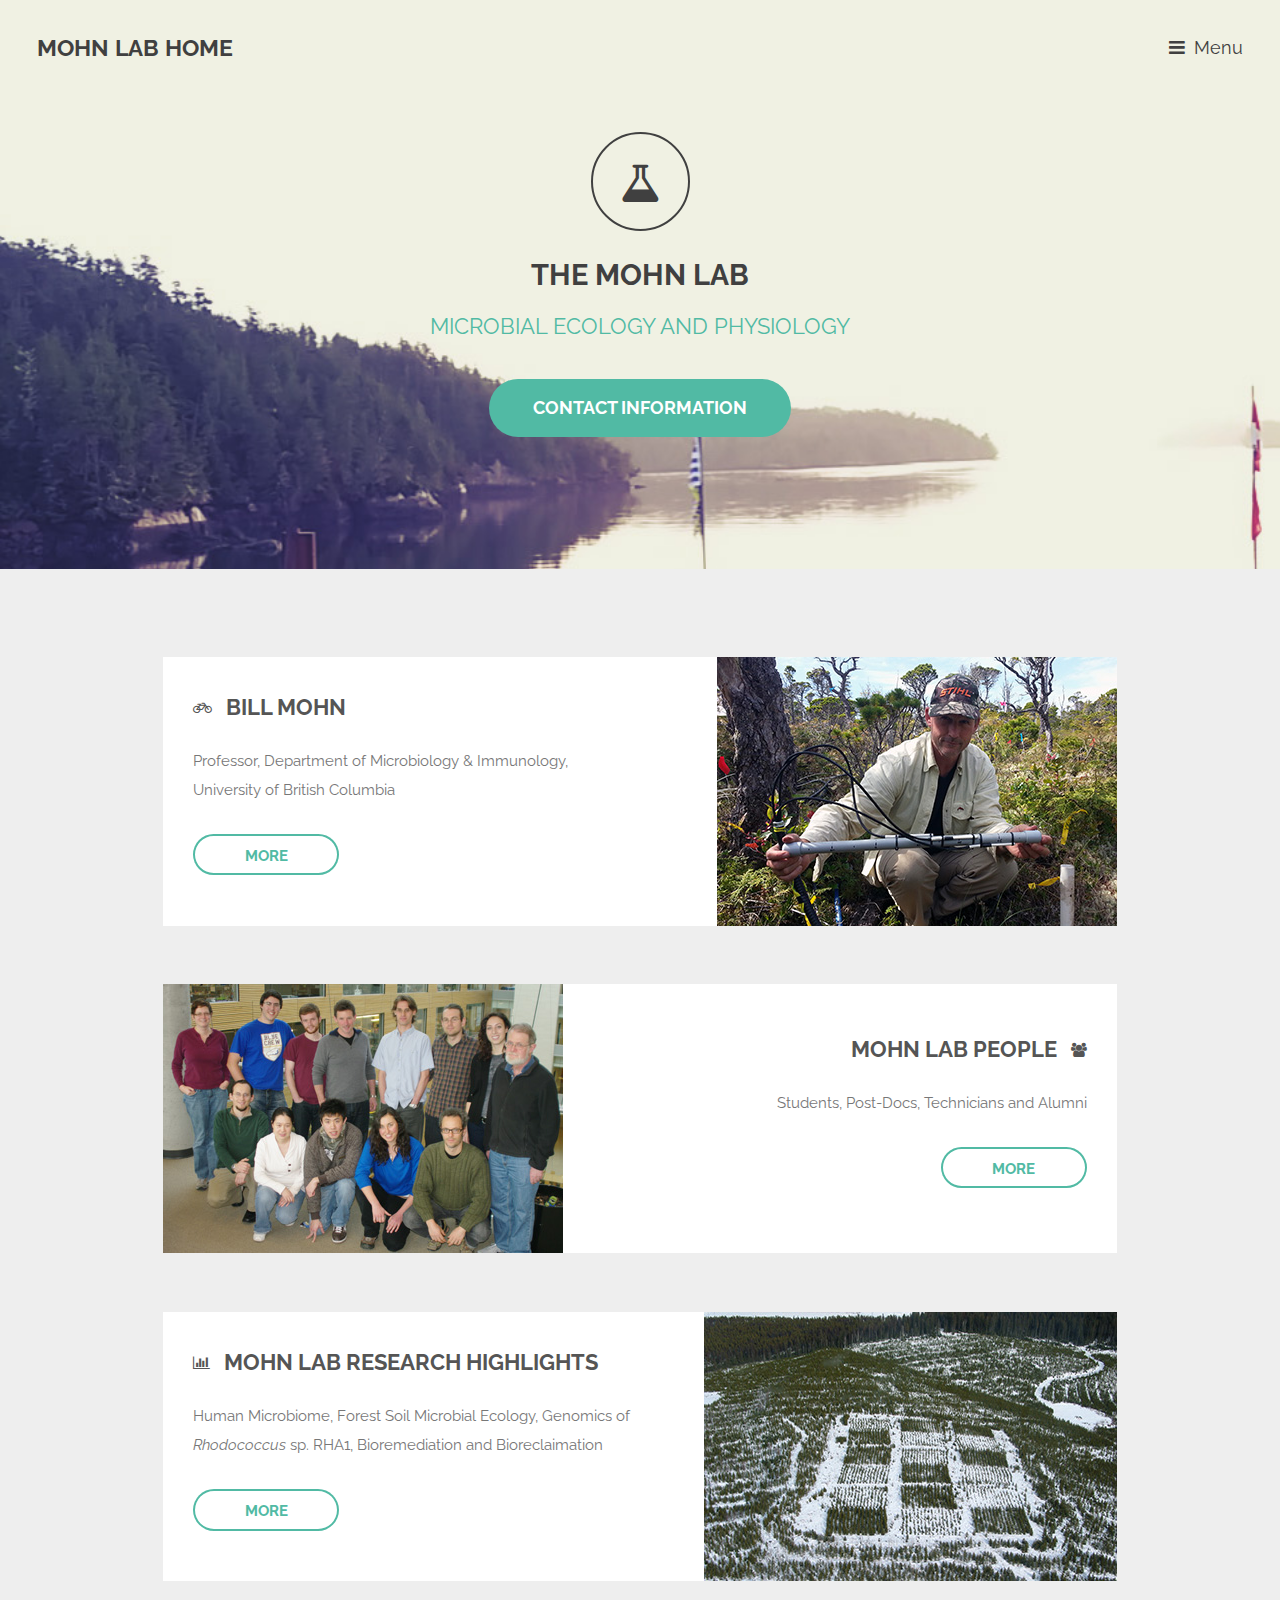
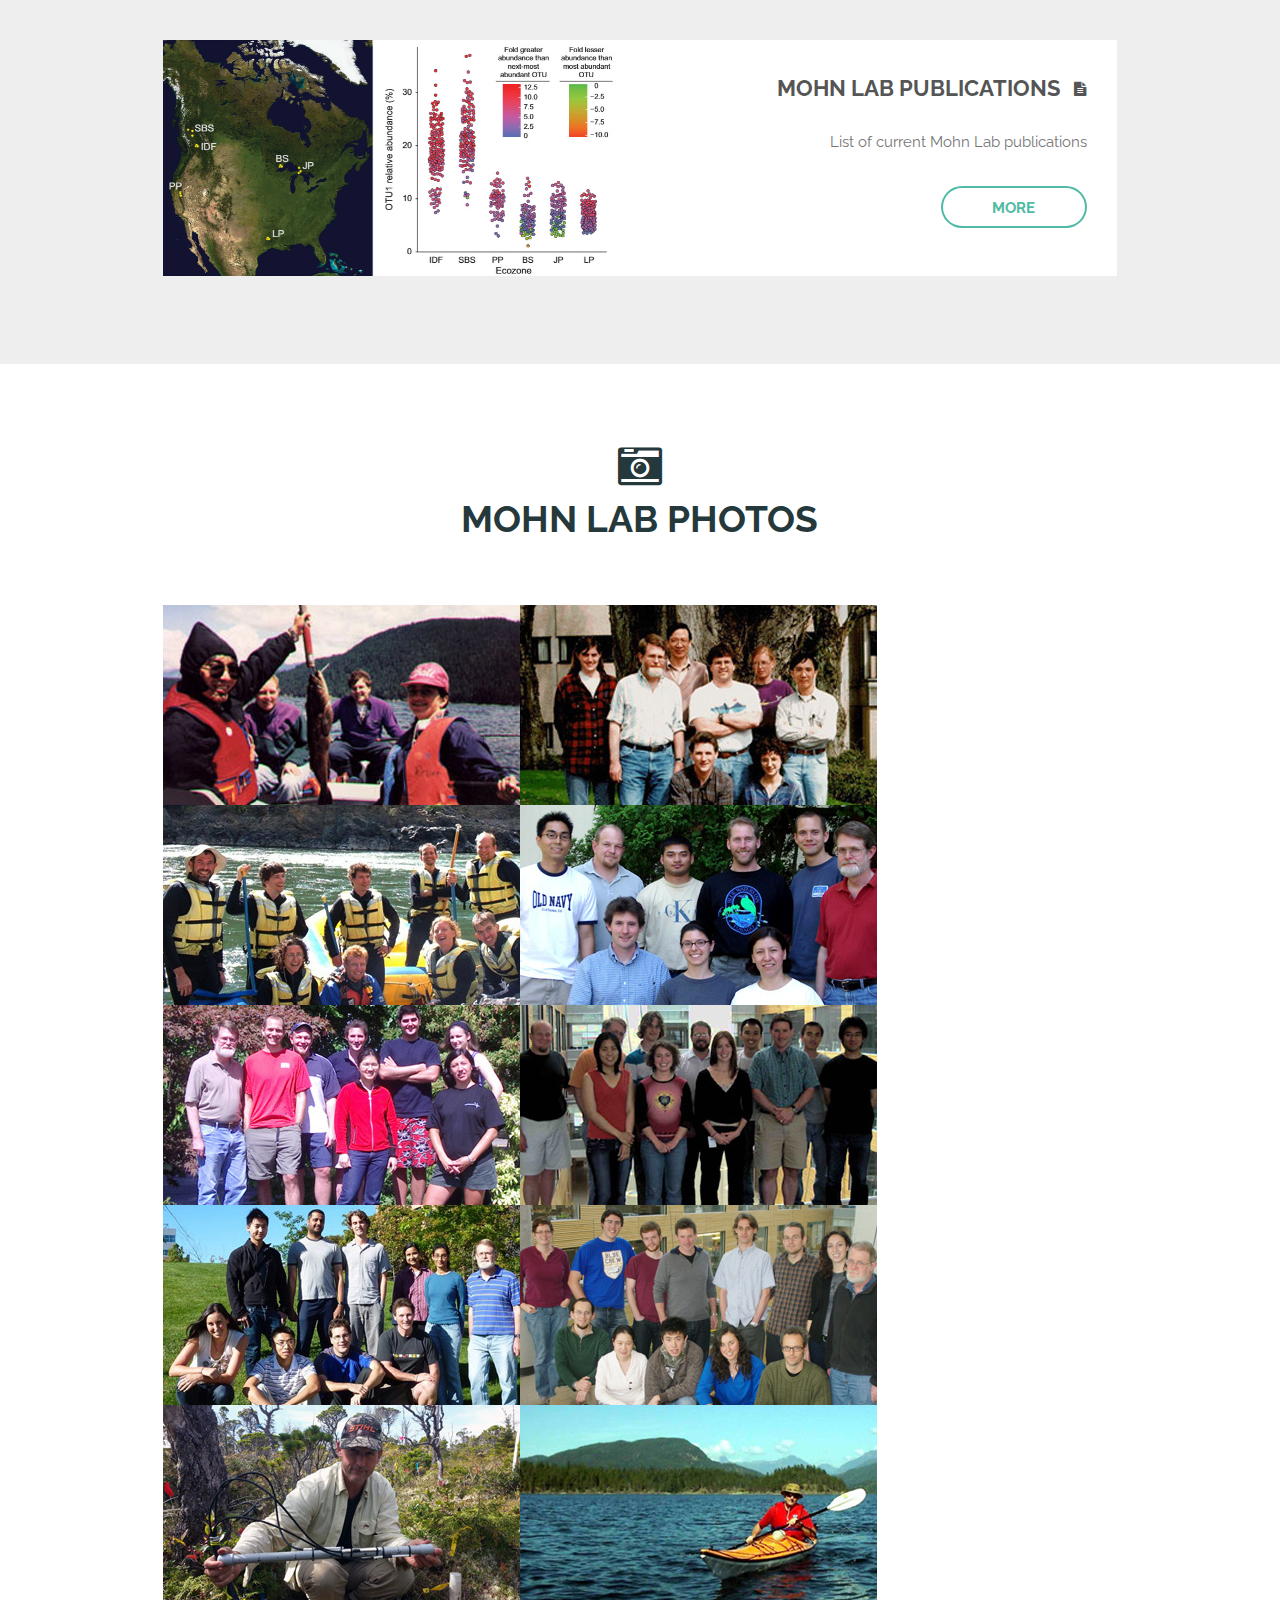
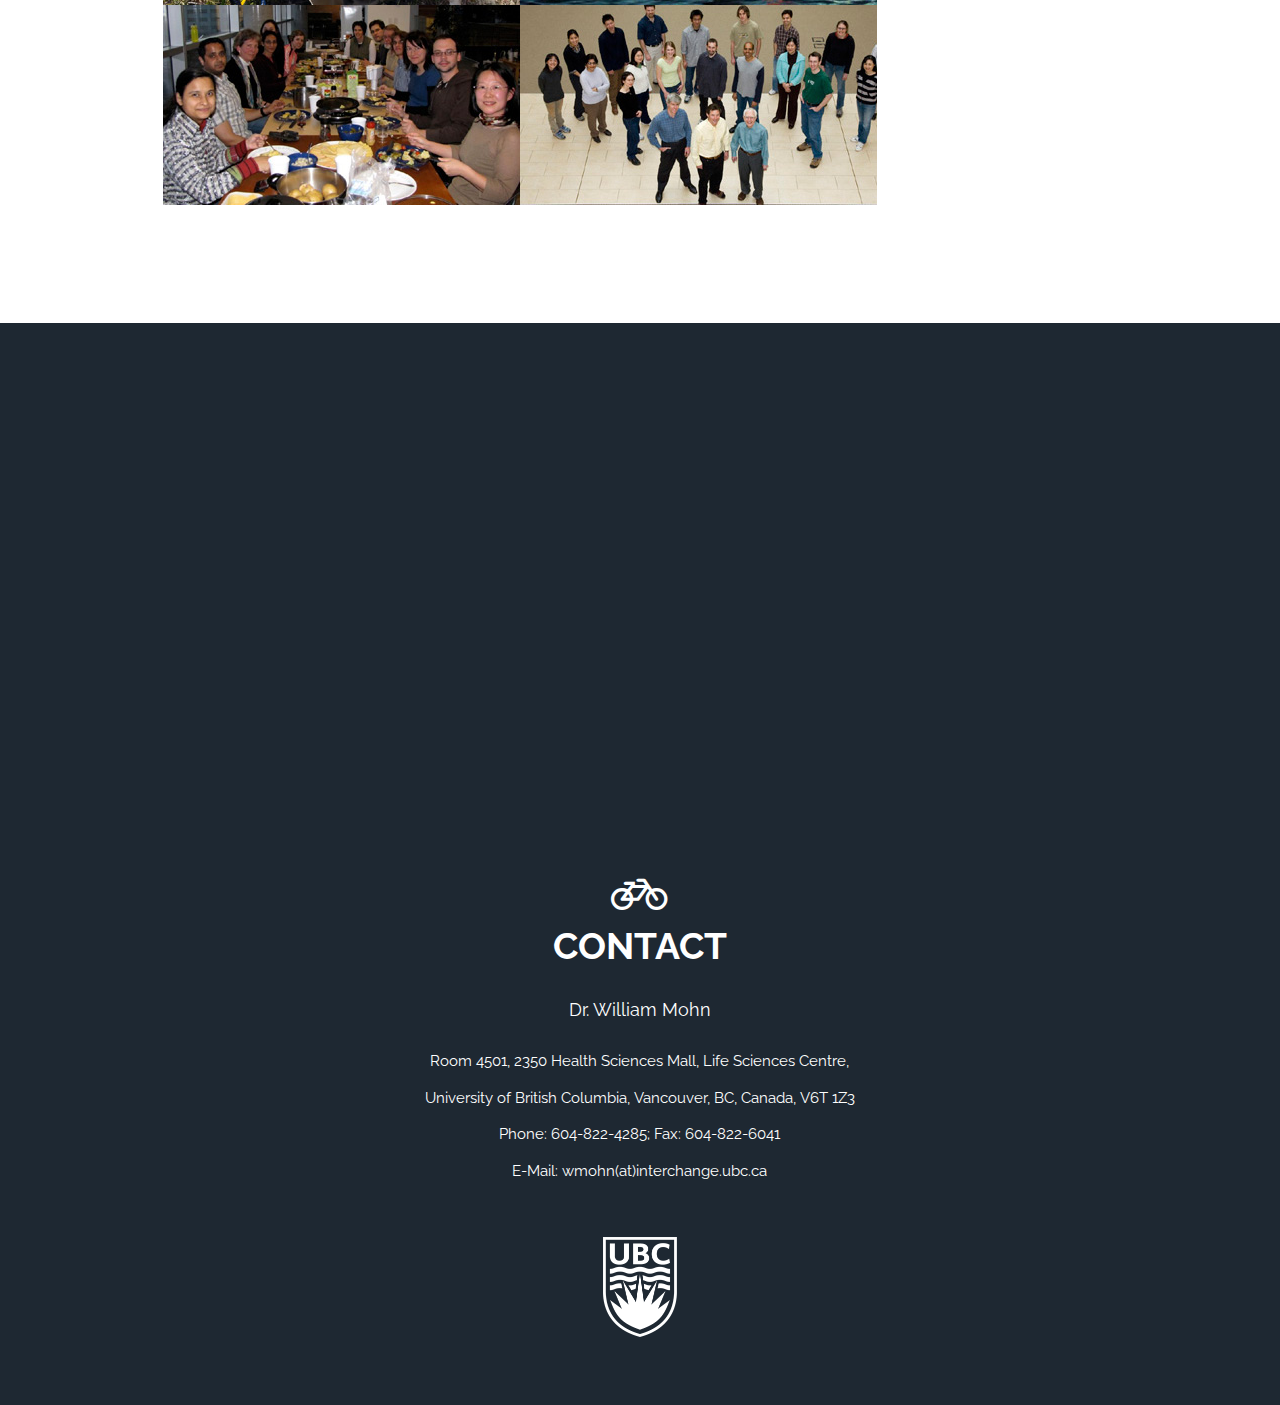
<file: index.html>
<!DOCTYPE HTML>
<!--
	Retrospect by TEMPLATED
	templated.co @templatedco
	Released for free under the Creative Commons Attribution 3.0 license (templated.co/license)
-->
<html>
	<head>
		<title>Mohn Lab - University of British Columbia</title>
		<meta charset="utf-8" />
		<meta name="viewport" content="width=device-width, initial-scale=1" />
		<script src="https://ajax.googleapis.com/ajax/libs/jquery/1.12.0/jquery.min.js"></script>
		<link rel="stylesheet" href="assets/css/main.css" />
		<!--[if lte IE 8]><script src="assets/js/ie/html5shiv.js"></script><![endif]-->
		<!--[if lte IE 8]><link rel="stylesheet" href="assets/css/ie8.css" /><![endif]-->
		<!--[if lte IE 9]><link rel="stylesheet" href="assets/css/ie9.css" /><![endif]-->
		<script src='https://api.mapbox.com/mapbox.js/v2.3.0/mapbox.js'></script>
		<link href='https://api.mapbox.com/mapbox.js/v2.3.0/mapbox.css' rel='stylesheet' />	
		<script type="text/javascript" src="assets/js/capty/js/jquery.capty.min.js"></script>


<script>
			var currentBackground = 0;
			var otherBackground = 1;
			var backgrounds = [];
			backgrounds[0] = 'images/dock.jpg';
			backgrounds[1] = 'images/channel2.jpg';
			backgrounds[2] = 'images/gel.jpg';

			function changeBackground() {
			    currentBackground++;
			    otherBackground ++;
			    if(currentBackground > 2 ) currentBackground = 0;

			    $('#banner').fadeOut(500,function() {
			        $('#banner').css({
			            'background-image' : "url('" + backgrounds[currentBackground] + "')"
			        });
			        $('#banner').fadeIn(500);
			    });

			    setTimeout(changeBackground, 5000);
			}

			$(document).ready(function() {
			    setTimeout(changeBackground, 5000);        
			});

</script>

<script type="text/javascript">
		$(function() {
			var def = "";
			for (i = 0; i < 12; i++) {
			    def = '#default-' + i.toString();
			    $(def).capty();
			}
		});
</script>

	</head>

	<body class="landing">
		<!-- Header -->
			<header id="header" class="alt">
				<h1><a href="index.html">Mohn Lab Home</a></h1>
				<a href="#nav">Menu</a>
			</header>

		<!-- Nav -->
			<nav id="nav">
				<ul class="links">
					<li><a href="index.html">Home</a></li>
					<li><a href="bill.html">Bill Mohn</a></li>
					<li><a href="people.html">People</a></li>
					<li><a href="research.html">Research</a></li>
					<li><a href="publications.html">Publications</a></li>
					<li><a href="#contact">Contact</a></li>
				</ul>
			</nav>

		<!-- Banner -->
			<section id="banner">

				<i class="icon fa-flask"></i>
				<h2>The Mohn Lab</h2>
				<p>Microbial Ecology and Physiology</p>
				<ul class="actions">
					<li><a href="#contact" class="button big special">Contact Information</a></li>
				</ul>
			</section>

		<!-- One -->
			<section id="one" class="wrapper style1">
				<div class="inner">

					<article class="feature right">
						<span class="image"><a href="bill.html"><img src="images/bill_lowres.jpg" alt="" /></a></span>
						<div class="content">
							<i class="icon fa-bicycle"></i>
							<h2>Bill Mohn</h2>
							<p>Professor, Department of Microbiology &amp; Immunology, University of British Columbia</p>
							<ul class="actions">
								<li>
									<a href="bill.html" class="button alt">More</a>
								</li>
							</ul>
						</div>
					</article>

					<article class="feature left">
						<span class="image"><a href="people.html"><img src="images/group2012.jpg" alt="" /></a></span>
						<div class="content">
							<i class="icon fa-users"></i>
							<h2>Mohn Lab People</h2>
							<p>Students, Post-Docs, Technicians and Alumni</p>
							<ul class="actions">
								<li>
									<a href="people.html" class="button alt">More</a>
								</li>
							</ul>
						</div>
					</article>
					<article class="feature right">
						<span class="image"><img src="images/resLTSPlrg.jpg" alt="" /></span>
						<div class="content">
							<i class="icon fa-bar-chart"></i>
							<h2>Mohn Lab Research Highlights</h2>
							<p>Human Microbiome, Forest Soil Microbial Ecology, Genomics of <i>Rhodococcus</i> sp. RHA1, Bioremediation and Bioreclaimation</p>
							<ul class="actions">
								<li>
									<a href="#" class="button alt">More</a>
								</li>
							</ul>
						</div>
					</article>
					<article class="feature left">
						<span class="image"><a href="publications.html"><img src="images/otus1.jpg" alt="" /></a></span>
						<div class="content">
							<i class="icon fa-file-text"></i>
							<h2>Mohn Lab Publications</h2>
							<p>List of current Mohn Lab publications</p>
							<ul class="actions">
								<li>
									<a href="publications.html" class="button alt">More</a>
								</li>
							</ul>
						</div>
					</article>
				</div>
			</section>


		<!-- Three -->
			<section id="two" class="wrapper special">
				<div class="inner">
					<i class="icon fa-camera-retro"></i>
					<header class="major narrow">
						<h2>Mohn Lab Photos</h2>
					</header>
					<div class="image-grid">
						<img id="default-1" height="200" width="357"src="images/group1996s.jpg" alt="Fishing on the Sunshine Coast, 1996"/>
						<img id="default-2" height="200" width="357" src="images/group1998s.jpg" alt="Test captions 1998"/></a>
						<img id="default-3" height="200" width="357" src="images/group2001s.jpg" alt="" /></a>
						<img id="default-4" height="200" width="357" src="images/group2002s.jpg" alt="" /></a>
						<img id="default-5" height="200" width="357" src="images/group2003s.jpg" alt="" />
						<img id="default-6" height="200" width="357" src="images/group2007s.jpg" alt="" />
						<img id="default-7" height="200" width="357" src="images/group2009s.jpg" alt="" />
						<img id="default-8" height="200" width="357" src="images/group2012s.jpg" alt="" />
						<img id="default-9" height="200" width="357" src="images/bill_small.jpg" alt="" />
						<img id="default-10" height="200" width="357" src="images/bill_kayak_small.jpg" alt="" />
						<img id="default-11" height="200" width="357" src="images/groupdinner.jpg" alt="" />
						<img id="default-12" height="200" width="357" src="images/groupMEGs.jpg" alt="" />
					</div>
				</div>
			</section>


		<!-- Three -->
			<section id="three" class="wrapper style3 special">
				<div class="inner">
					<header class="major narrow	">
					</header>

				</div>
			</section>

		<!-- Four -->
			<section id="four" class="wrapper style2 special">
				<div class="inner">
				<script>
				L.mapbox.accessToken = 'pk.eyJ1IjoiZGxldnlib290aCIsImEiOiJabVFFVVNRIn0.tsKNjtkrsxQiYtrtkv4i1Q';
				var map = L.mapbox.map('three', 'dlevybooth.m3g0ik6c').setView([49.262533, -123.243878], 17); 
				map.scrollWheelZoom.disable();

				</script>					

					<header class="major narrow" id="contact">
						<i class="icon fa-bicycle"></i>
						<h2>Contact</h2>
						<p>Dr. William Mohn</p>
						<p>Room 4501, 2350 Health Sciences Mall, Life Sciences Centre, </p>
						<p>University of British Columbia, Vancouver, BC, Canada, V6T 1Z3</p>
						<p>Phone: 604-822-4285; Fax: 604-822-6041</p>
						<p>E-Mail: wmohn(at)interchange.ubc.ca</p>
					</header>
					<div id="ubc">
					<a href="https://www.ubc.ca/"><img height="100" src="images/ubc.png"></a>
					</div>

				</div>
			</section>

		<!-- Footer -->
			<footer id="footer">
<!-- 				<div class="inner">
					<ul class="icons">
						<li><a href="#" class="icon fa-facebook">
							<span class="label">Facebook</span>
						</a></li>
						<li><a href="#" class="icon fa-twitter">
							<span class="label">Twitter</span>
						</a></li>
						<li><a href="#" class="icon fa-instagram">
							<span class="label">Instagram</span>
						</a></li>
						<li><a href="#" class="icon fa-linkedin">
							<span class="label">LinkedIn</span>
						</a></li>
					</ul>
					<ul class="copyright">
						<li>&copy; Untitled.</li>
						<li>Images: <a href="http://unsplash.com">Unsplash</a>.</li>
						<li>Design: <a href="http://templated.co">TEMPLATED</a>.</li>
					</ul>
				</div> -->
			</footer>

		<!-- Scripts -->
			<script src="assets/js/skel.min.js"></script>
			<script src="assets/js/util.js"></script>
			<!--[if lte IE 8]><script src="assets/js/ie/respond.min.js"></script><![endif]-->
			<script src="assets/js/main.js"></script>

	</body>
</html>
</file>
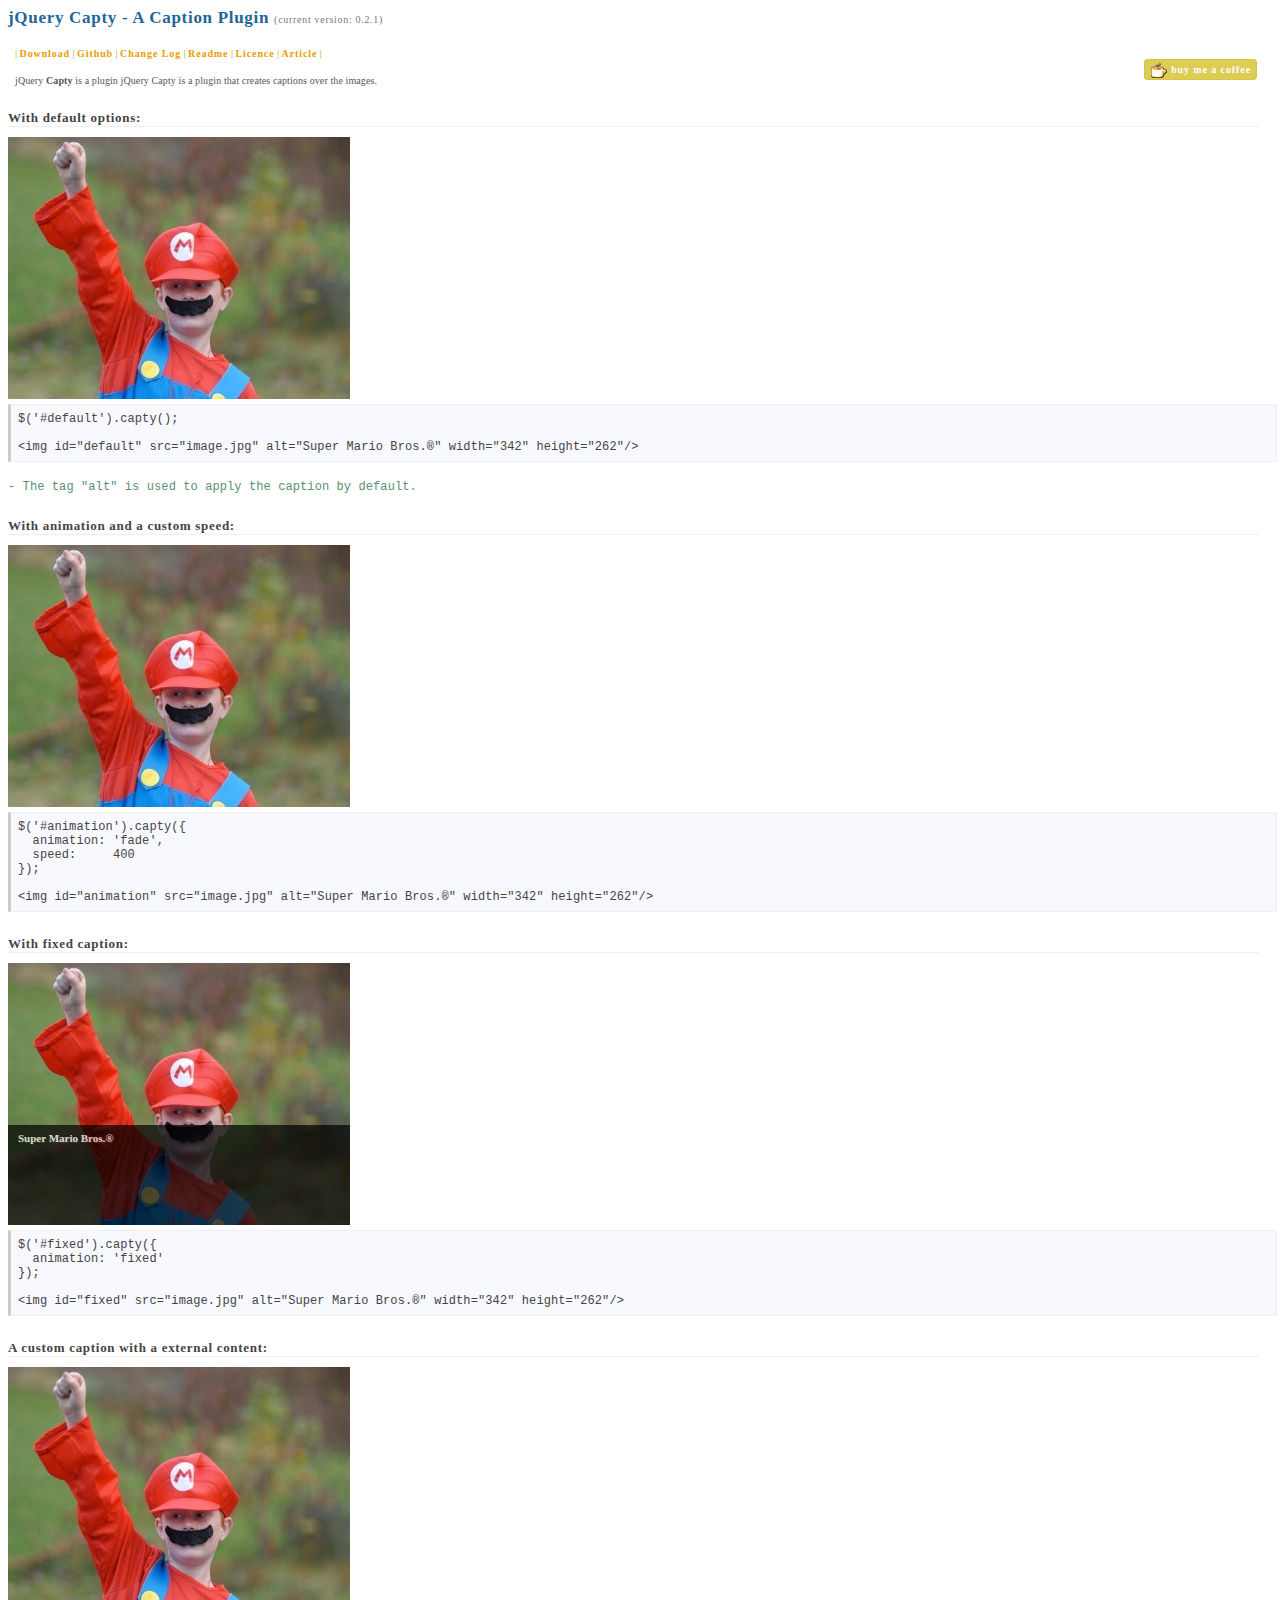
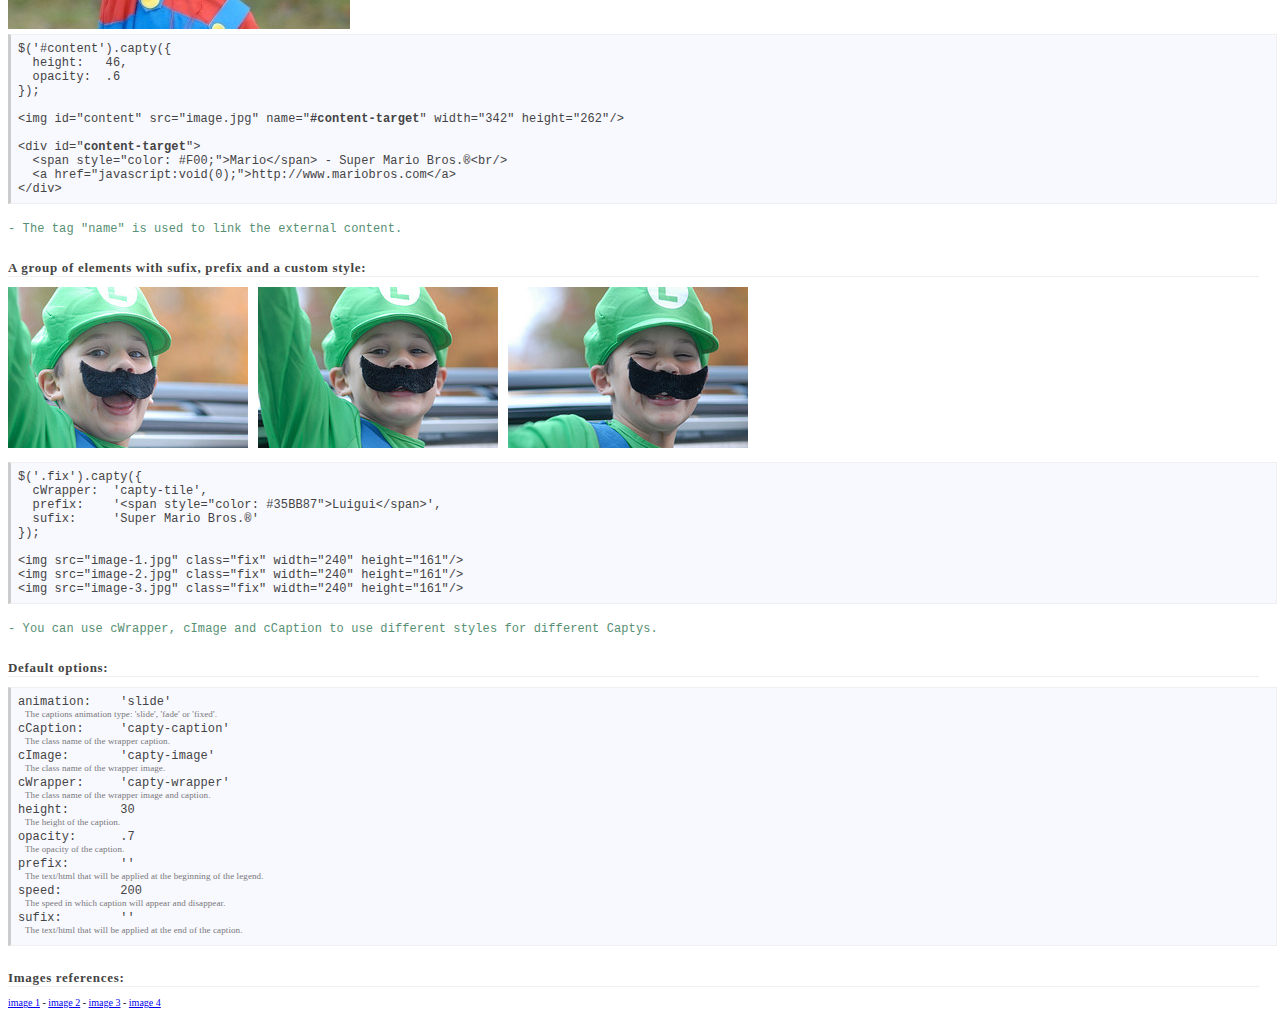
<file: assets/js/capty/index.html>
<!DOCTYPE html PUBLIC "-//W3C//DTD HTML 4.01 Transitional//EN" "http://www.w3.org/TR/html4/loose.dtd">

<html>
	<head>
		<meta http-equiv="Content-animation" content="text/html; charset=UTF-8">
		<meta http-equiv="Pragma" content="no-cache"/>
		<meta http-equiv="Expires" content="-1"/>

		<title>jQuery Capty - A Caption Plugin</title>

		<link type="text/css" rel="stylesheet" href="css/jquery.capty.css"/>

		<script type="text/javascript" src="js/jquery.js"></script>
		<script type="text/javascript" src="js/jquery.capty.min.js"></script>

		<style type="text/css">
			body {
				font: 10px verdana;
			}

			a#coffee-link, div#coffee-container {
				border-radius: 4px;
				-khtml-border-radius: 4px;
				-moz-border-radius: 4px;
				-opera-border-radius: 4px;
				-webkit-border-radius: 4px;
			}

			div#link a {
				color: #EA9C00;
				font: bold 10px verdana;
				letter-spacing: .9px;
				text-decoration: none;
			}
			
			div#link a:hover {
				color: #DC5;
				font-weight: bold;
				letter-spacing: .9px;
				text-decoration: underline;
			}

			a#coffee-link {
				background: url('img/coffee.png') 6px 2px no-repeat;
				border: 1px solid #D9C640;
				color: #FFF;
				display: block;
				font-weight: bold;
				letter-spacing: .9px;
				padding: 4px 5px 4px 26px;
				text-decoration: none;
			}

			a#coffee-link:hover {
				text-decoration: underline;
			}

			div#coffee-container {
				background-color: #DC5;
				float: right;
				margin-right: 15px;
			}

			div.description {
				color: #555;
				letter-spacing: .1px;
				margin-bottom: 10px;
				text-indent: 7px;
				text-align: left;
				width: 99%;
			}

			div#link {
				color: #AB9927;
				text-indent: 7px;
			}

			div.notice {
				font: 9px verdana;
				color: #777;
				letter-spacing: .1px;
				margin-bottom: 3px;
				text-indent: 7px;
				text-align: left;
				width: 99%;
			}

			div.session {
				font: bold 13px verdana;
				border-bottom: 1px solid #EFEFEF;
				color: #444;
				letter-spacing: .7px;
				margin-bottom: 10px;
				margin-top: 24px;
				text-align: left;
				width: 99%;
			}

			div.source, div.source-group {
				background: #F8F8FF;
				border: 1px solid #EFEFEF;
				border-left: 3px solid #CCC;
				color: #444;
				font: 12px monospace;
				letter-spacing: .1px;
				margin-bottom: 7px;
				margin-top: 5px;
				padding: 7px;
				width: 99%;
			}

			div.text {
				color: #555;
				letter-spacing: .1px;
				margin-bottom: 20px;
				margin-top: 5px;
				text-align: left;
				text-indent: 7px;
				width: 99%;
			}

			div.title {
				font: bold 17px verdana;
				color: #269;
				letter-spacing: .7px;
				margin-bottom: 20px;
				margin-top: 5px;
				text-align: left;
				width: 99%;
			}
			
			span.comment-html, span.comment-script {
				font: 12px monospace;
				letter-spacing: .1px;
				margin-bottom: 7px;
				margin-top: 5px;
			}

			span.comment-html {
				color: #5e85de;
			}

			span.comment-script {
				color: #578F73;
			}

			span#version {
				color: #777;
				font: 10px verdana;
			}

			div.group {
				float: left;
				margin-right: 10px;
			}

			div.source-group {
				margin-top: 125px;
			}

			/* custom cWrapper class */
			div.capty-tile {
				float: left;
				margin-right: 10px;
			}
		</style>

		<script type="text/javascript">
			// This code does NOT belong the plugin. See the example code at the bottom of this page.
			var _gaq = _gaq || [];
			_gaq.push(['_setAccount', 'UA-194992347-8']);
			_gaq.push(['_trackPageview']);

			(function() {
				var ga = document.createElement('script'); ga.type = 'text/javascript'; ga.async = true;
				ga.src = ('https:' == document.location.protocol ? 'https://ssl' : 'http://www') + '.google-analytics.com/ga.js';
				var s = document.getElementsByTagName('script')[0]; s.parentNode.insertBefore(ga, s);
			})();
		</script>
	</head>
	<body>
		<div class="title">jQuery Capty - A Caption Plugin <span id="version">(current version: 0.2.1)</span></div>

		<div id="link">
			| <a href="http://github.com/downloads/wbotelhos/capty/jquery.capty-0.2.1.zip" target="_blank">Download</a> |
			<a href="http://github.com/wbotelhos/capty" target="_blank">Github</a> |
			<a href="http://wbotelhos.com/capty/changelog.txt" target="_blank">Change Log</a> |
			<a href="http://wbotelhos.com/capty/README.txt" target="_blank">Readme</a> |
			<a href="http://wbotelhos.com/capty/LICENSE.txt" target="_blank">Licence</a> |
			<a href="http://www.wbotelhos.com/2011/03/14/jquery-capty-a-caption-plugin/" target="_blank">Article</a> |
		</div>

		<div id="coffee-container">
			<a id="coffee-link" href="https://www.paypal.com/cgi-bin/webscr?cmd=_donations&amp;business=X8HEP2878NDEG&amp;item_name=jQuery%20Capty" target="_blank">buy me a coffee</a>
		</div><br/>

		<div class="text">jQuery <strong>Capty</strong> is a plugin jQuery Capty is a plugin that creates captions over the images.</div>

		<div id="default-demo" class="session">With default options:</div>

		<img id="default" src="img/image.jpg" alt="Super Mario Bros.&reg;" width="342" height="262"/>
		
		<div class="source">
			$('#default').capty();<br/><br/>

			&lt;img id="default" src="image.jpg" alt="Super Mario Bros.&reg;" width="342" height="262"/&gt;
		</div><br/>

		<span class="comment-script">
			- The tag "alt" is used to apply the caption by default.
		</span><br/>

		<div id="animation-demo" class="session">With animation and a custom speed:</div>

		<img id="animation" src="img/image.jpg" alt="Super Mario Bros.&reg;" width="342" height="262"/>

		<div class="source">
			$('#animation').capty({<br/>
			&nbsp;&nbsp;animation:&nbsp;'fade',<br/>
			&nbsp;&nbsp;speed:&nbsp;&nbsp;&nbsp;&nbsp;&nbsp;400<br/>
			});<br/><br/>

			&lt;img id="animation" src="image.jpg" alt="Super Mario Bros.&reg;" width="342" height="262"/&gt;
		</div>

		<div id="fixed-demo" class="session">With fixed caption:</div>

		<img id="fixed" src="img/image.jpg" alt="Super Mario Bros.&reg;" width="342" height="262"/>

		<div class="source">
			$('#fixed').capty({<br/>
			&nbsp;&nbsp;animation:&nbsp;'fixed'<br/>
			});<br/><br/>

			&lt;img id="fixed" src="image.jpg" alt="Super Mario Bros.&reg;" width="342" height="262"/&gt;
		</div>

		<div id="content-demo" class="session">A custom caption with a external content:</div>

		<img id="content" src="img/image.jpg" alt="" name="#content-target" width="342" height="262"/>

		<div id="content-target">
			<span style="color: #F00;">Mario</span> - Super Mario Bros.&reg;<br/> 
			<a href="javascript:void(0);">http://www.mariobros.com</a>
		</div>

		<div class="source">
			$('#content').capty({<br/>
			&nbsp;&nbsp;height:&nbsp;&nbsp;&nbsp;46,<br/>
			&nbsp;&nbsp;opacity:&nbsp;&nbsp;.6<br/>
			});<br/><br/>

			&lt;img id="content" src="image.jpg" name="<b>#content-target</b>" width="342" height="262"/&gt;<br/><br/>

			&lt;div id="<b>content-target</b>"&gt;<br/>
			&nbsp;&nbsp;&lt;span style="color: #F00;"&gt;Mario&lt;/span&gt; - Super Mario Bros.&reg;&lt;br/&gt;<br/>
			&nbsp;&nbsp;&lt;a href="javascript:void(0);"&gt;http://www.mariobros.com&lt;/a&gt;<br/>
			&lt;/div&gt;
		</div><br/>

		<span class="comment-script">
			- The tag "name" is used to link the external content.
		</span><br/>

		<div id="fix-demo" class="session">A group of elements with sufix, prefix and a custom style:</div>

		<div style="height: 170px;">
			<img src="img/image-1.jpg" alt="" class="fix" width="240" height="161"/>
			<img src="img/image-2.jpg" alt="" class="fix" width="240" height="161"/>
			<img src="img/image-3.jpg" alt="" class="fix" width="240" height="161"/>
		</div>

		<div class="source">
			$('.fix').capty({<br/>
			&nbsp;&nbsp;cWrapper:&nbsp;&nbsp;'capty-tile',<br/>
			&nbsp;&nbsp;prefix:&nbsp;&nbsp;&nbsp;&nbsp;'&lt;span style="color: #35BB87"&gt;Luigui&lt;/span&gt;',<br/>
			&nbsp;&nbsp;sufix:&nbsp;&nbsp;&nbsp;&nbsp;&nbsp;'Super Mario Bros.&reg;'<br/>
			});<br/><br/>

			&lt;img src="image-1.jpg" class="fix" width="240" height="161"/&gt;<br/>
			&lt;img src="image-2.jpg" class="fix" width="240" height="161"/&gt;<br/>
			&lt;img src="image-3.jpg" class="fix" width="240" height="161"/&gt;
		</div><br/>

		<span class="comment-script">
			- You can use cWrapper, cImage and cCaption to use different styles for different Captys.
		</span><br/>

		<div class="session">Default options:</div>

		<div class="source">
		 	animation:&nbsp;&nbsp;&nbsp;&nbsp;'slide'
		 	<div class="notice">The captions animation type: 'slide', 'fade' or 'fixed'.</div>

		 	cCaption:&nbsp;&nbsp;&nbsp;&nbsp;&nbsp;'capty-caption'
		 	<div class="notice">The class name of the wrapper caption.</div>

		 	cImage:&nbsp;&nbsp;&nbsp;&nbsp;&nbsp;&nbsp;&nbsp;'capty-image'
		 	<div class="notice">The class name of the wrapper image.</div>

		 	cWrapper:&nbsp;&nbsp;&nbsp;&nbsp;&nbsp;'capty-wrapper'
		 	<div class="notice">The class name of the wrapper image and caption.</div>

		 	height:&nbsp;&nbsp;&nbsp;&nbsp;&nbsp;&nbsp;&nbsp;30
		 	<div class="notice">The height of the caption.</div>

			opacity:&nbsp;&nbsp;&nbsp;&nbsp;&nbsp;&nbsp;.7
		 	<div class="notice">The opacity of the caption.</div>

			prefix:&nbsp;&nbsp;&nbsp;&nbsp;&nbsp;&nbsp;&nbsp;''
		 	<div class="notice">The text/html that will be applied at the beginning of the legend.</div>

			speed:&nbsp;&nbsp;&nbsp;&nbsp;&nbsp;&nbsp;&nbsp;&nbsp;200
		 	<div class="notice">The speed in which caption will appear and disappear.</div>

			sufix:&nbsp;&nbsp;&nbsp;&nbsp;&nbsp;&nbsp;&nbsp;&nbsp;''
		 	<div class="notice">The text/html that will be applied at the end of the caption.</div>
		</div>

		<div class="session">Images references:</div>
		<a href="http://www.flickr.com/photos/threedancingmagpies/5112075327" target="_blank">image 1</a> -
		<a href="http://www.flickr.com/photos/threedancingmagpies/5112672548" target="_blank">image 2</a> -
		<a href="http://www.flickr.com/photos/threedancingmagpies/5112670860" target="_blank">image 3</a> -
		<a href="http://www.flickr.com/photos/threedancingmagpies/5112071405" target="_blank">image 4</a>
	</body>
	
	<script type="text/javascript">
		$(function() {

			$('#default').capty();

			$('#animation').capty({
				animation: 'fade',
				speed:		400
			});

			$('#fixed').capty({
				animation:	'fixed'
			});

			$('#content').capty({
				height:		46,
				opacity:	.6
			});

			$('.fix').capty({
				cWrapper:	'capty-tile',
				prefix:		'<span style="color: #35BB87;">Luigui</span> - ',
				sufix:		'Super Mario Bros.&reg;'
			});

		});
	</script>
</html>
</file>
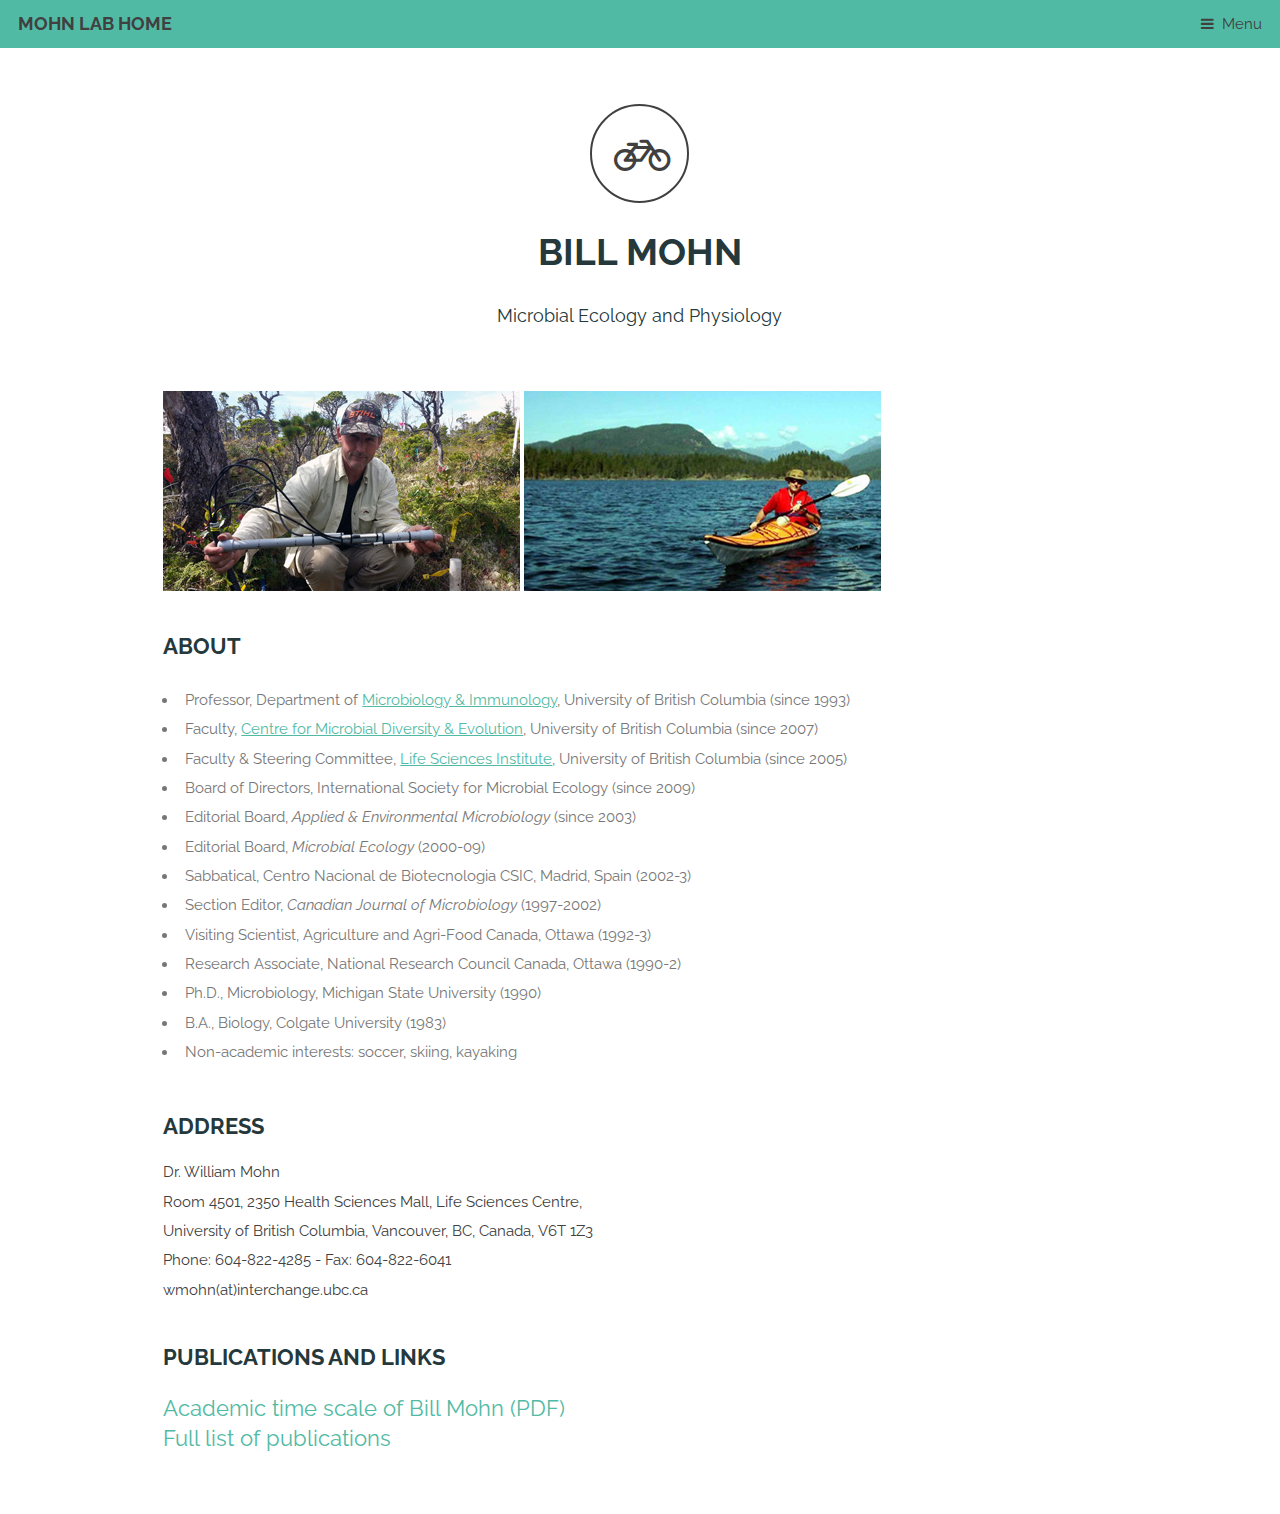
<file: bill.html>
<!DOCTYPE HTML>
<!--
	Retrospect by TEMPLATED
	templated.co @templatedco
	Released for free under the Creative Commons Attribution 3.0 license (templated.co/license)
-->
<html>
	<head>
		<title>Bill Mohn - Mohn Lab - University of British Columbia</title>
		<meta charset="utf-8" />
		<meta name="viewport" content="width=device-width, initial-scale=1" />
		<!--[if lte IE 8]><script src="assets/js/ie/html5shiv.js"></script><![endif]-->
		<link rel="stylesheet" href="assets/css/main.css" />
		<!--[if lte IE 8]><link rel="stylesheet" href="assets/css/ie8.css" /><![endif]-->
		<!--[if lte IE 9]><link rel="stylesheet" href="assets/css/ie9.css" /><![endif]-->
	</head>
	<body>

		<!-- Header -->
			<header id="header">
				<h1><a href="index.html">Mohn Lab Home</a></h1>
				<a href="#nav">Menu</a>
			</header>

		<!-- Nav -->
			<nav id="nav">
				<ul class="links">
					<li><a href="index.html">Home</a></li>
					<li><a href="bill.html">Bill Mohn</a></li>
					<li><a href="people.html">People</a></li>
					<li><a href="research.html">Research</a></li>
					<li><a href="publications.html">Publications</a></li>
					<li><a href="ndex.html#contact">Contact</a></li>
				</ul>
			</nav>

		<!-- Main -->
			<section id="main" class="wrapper">
				<div class="container">

					<header class="major special">
						<i class="icon fa-bicycle"></i>
						<h2>Bill Mohn</h2>
						<p>Microbial Ecology and Physiology</p>
					</header>

					<img src="images/bill_small.jpg" alt="" />
					<img src="images/bill_kayak_small.jpg" alt="" />
					<div id="bio">
					<h2>About</h2>
					<ul>
						<li>	Professor, Department of <a href="http://www.microbiology.ubc.ca" target="new">Microbiology &amp; Immunology</a>, University of British Columbia (since 1993) </li>
						<li>	Faculty, <a href="http://www.cmde.science.ubc.ca/" target="new">Centre for Microbial Diversity &amp; Evolution</a>, University of British Columbia (since 2007)</li>
						<li>	Faculty &amp; Steering Committee, <a href=http://www.lsi.ubc.ca/ target="new">Life Sciences Institute</a>, University of British Columbia (since 2005)</li>
						<li>	Board of Directors, International Society for Microbial Ecology (since 2009)</li>
						<li>	Editorial Board, <i>Applied &amp; Environmental Microbiology</i> (since 2003)</li>
						<li>	Editorial Board, <i>Microbial Ecology</i> (2000-09) </li>
						<li>	Sabbatical, Centro Nacional de Biotecnologia CSIC, Madrid, Spain (2002-3)</li>
						<li>	Section Editor, <i>Canadian Journal of Microbiology</i> (1997-2002)</li>
						<li>	Visiting Scientist, Agriculture and Agri-Food Canada, Ottawa (1992-3)</li>
						<li>	Research Associate, National Research Council Canada, Ottawa (1990-2)</li>
						<li>	Ph.D., Microbiology, Michigan State University (1990)</li>
						<li>	B.A., Biology, Colgate University (1983)</li>
						<li>	Non-academic interests: soccer, skiing, kayaking</li>
					</ul>
					</div>

					<div id="address">
					<h2>Address</h2>
					<p class="address">Dr. William Mohn</p>
					<p class="address">Room 4501, 2350 Health Sciences Mall, Life Sciences Centre,</p>
					<p class="address">University of British Columbia, Vancouver, BC, Canada, V6T 1Z3</p>
					<p class="address">Phone: 604-822-4285 - Fax: 604-822-6041 </p>
					<p class="address">wmohn(at)interchange.ubc.ca </p>
					</div>

					<div id="bio_links">
					<h2>Publications and Links</h2>
					<p class="pub_link"><a class="pub_link" href="timescale.pdf" target="new">Academic time scale of Bill Mohn (PDF)</a></p>
					<p class="publink"><a class="pub_link" href="publications.html">Full list of publications</a></p>
				</div>

				</div>
			</section>

		<!-- Footer -->
			<footer id="footer">
				<!--<div class="inner">
					<ul class="icons">
						<li><a href="#" class="icon fa-facebook">
							<span class="label">Facebook</span>
						</a></li>
						<li><a href="#" class="icon fa-twitter">
							<span class="label">Twitter</span>
						</a></li>
						<li><a href="#" class="icon fa-instagram">
							<span class="label">Instagram</span>
						</a></li>
						<li><a href="#" class="icon fa-linkedin">
							<span class="label">LinkedIn</span>
						</a></li>
					</ul>
					<ul class="copyright">
						<li>&copy; Untitled.</li>
						<li>Images: <a href="http://unsplash.com">Unsplash</a>.</li>
						<li>Design: <a href="http://templated.co">TEMPLATED</a>.</li>
					</ul>
				</div> -->
			</footer>

		<!-- Scripts -->
			<script src="assets/js/jquery.min.js"></script>
			<script src="assets/js/skel.min.js"></script>
			<script src="assets/js/util.js"></script>
			<!--[if lte IE 8]><script src="assets/js/ie/respond.min.js"></script><![endif]-->
			<script src="assets/js/main.js"></script>

	</body>
</html>
</file>
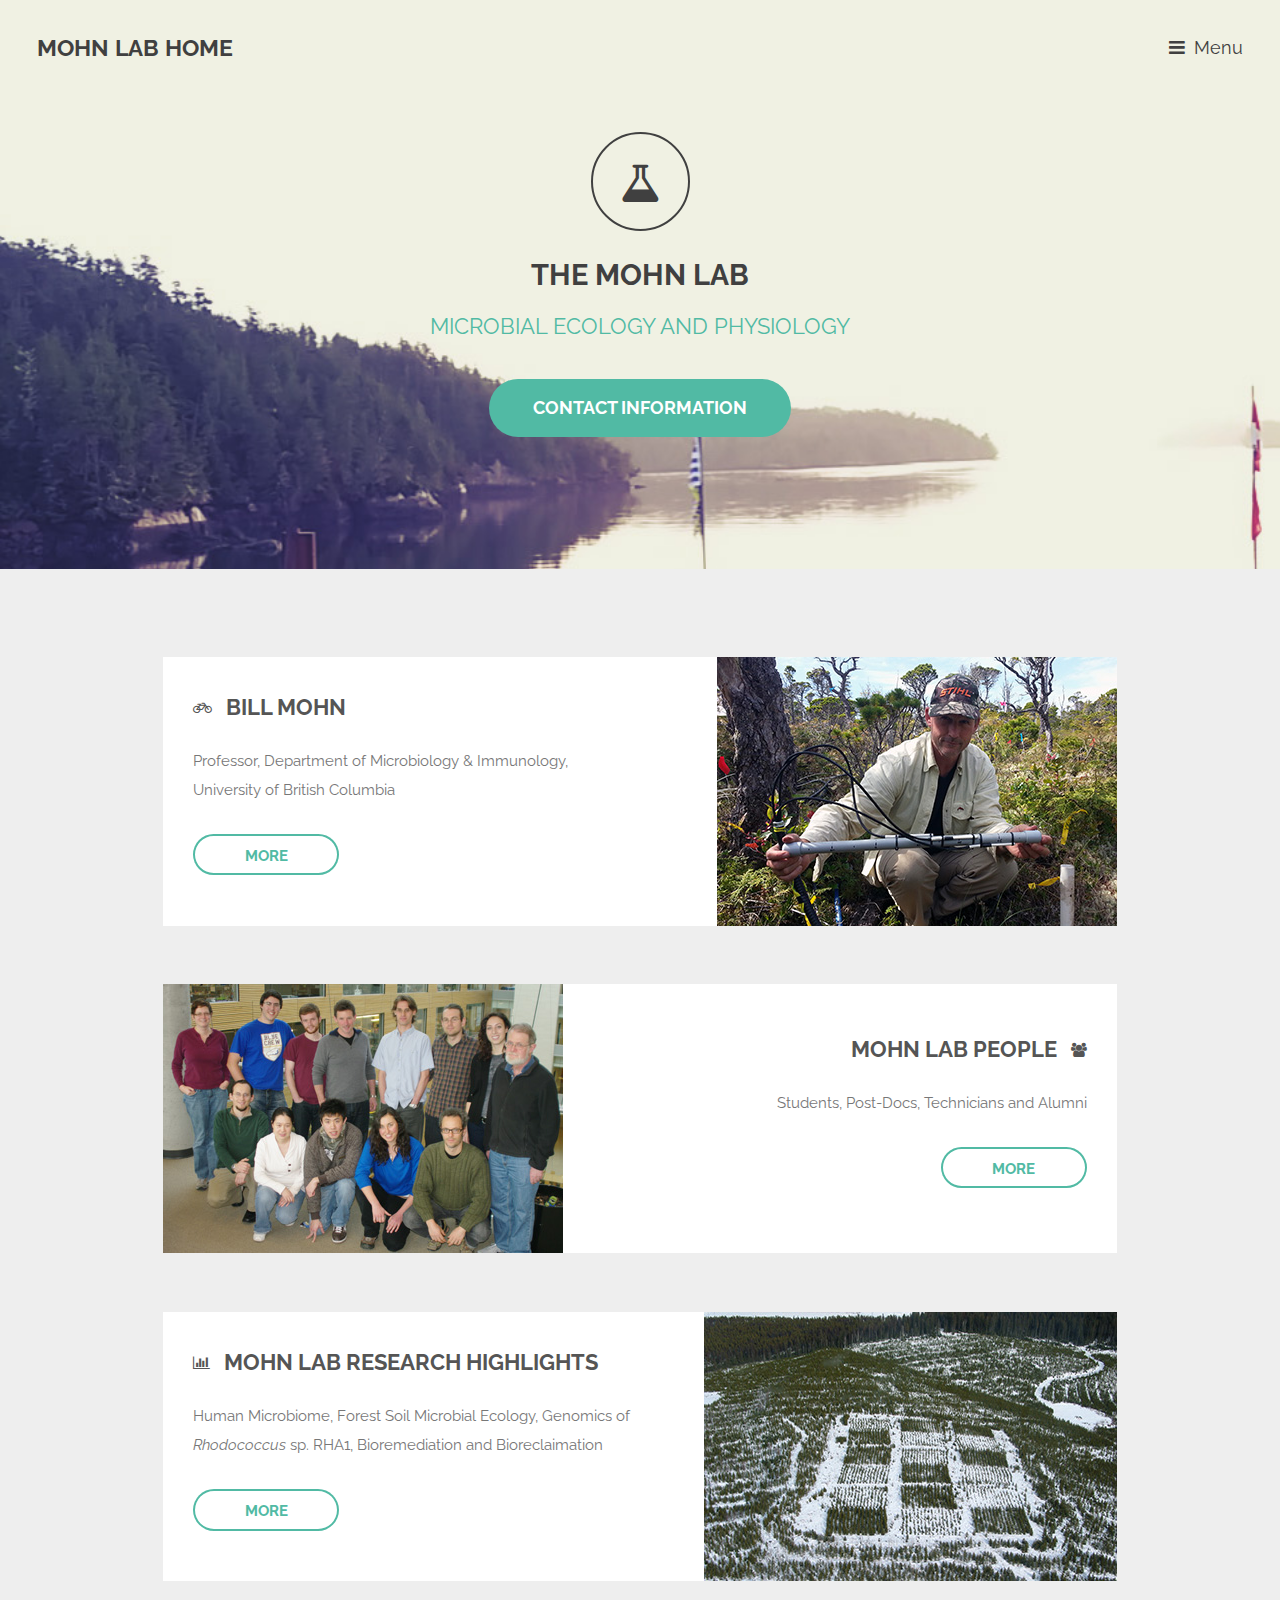
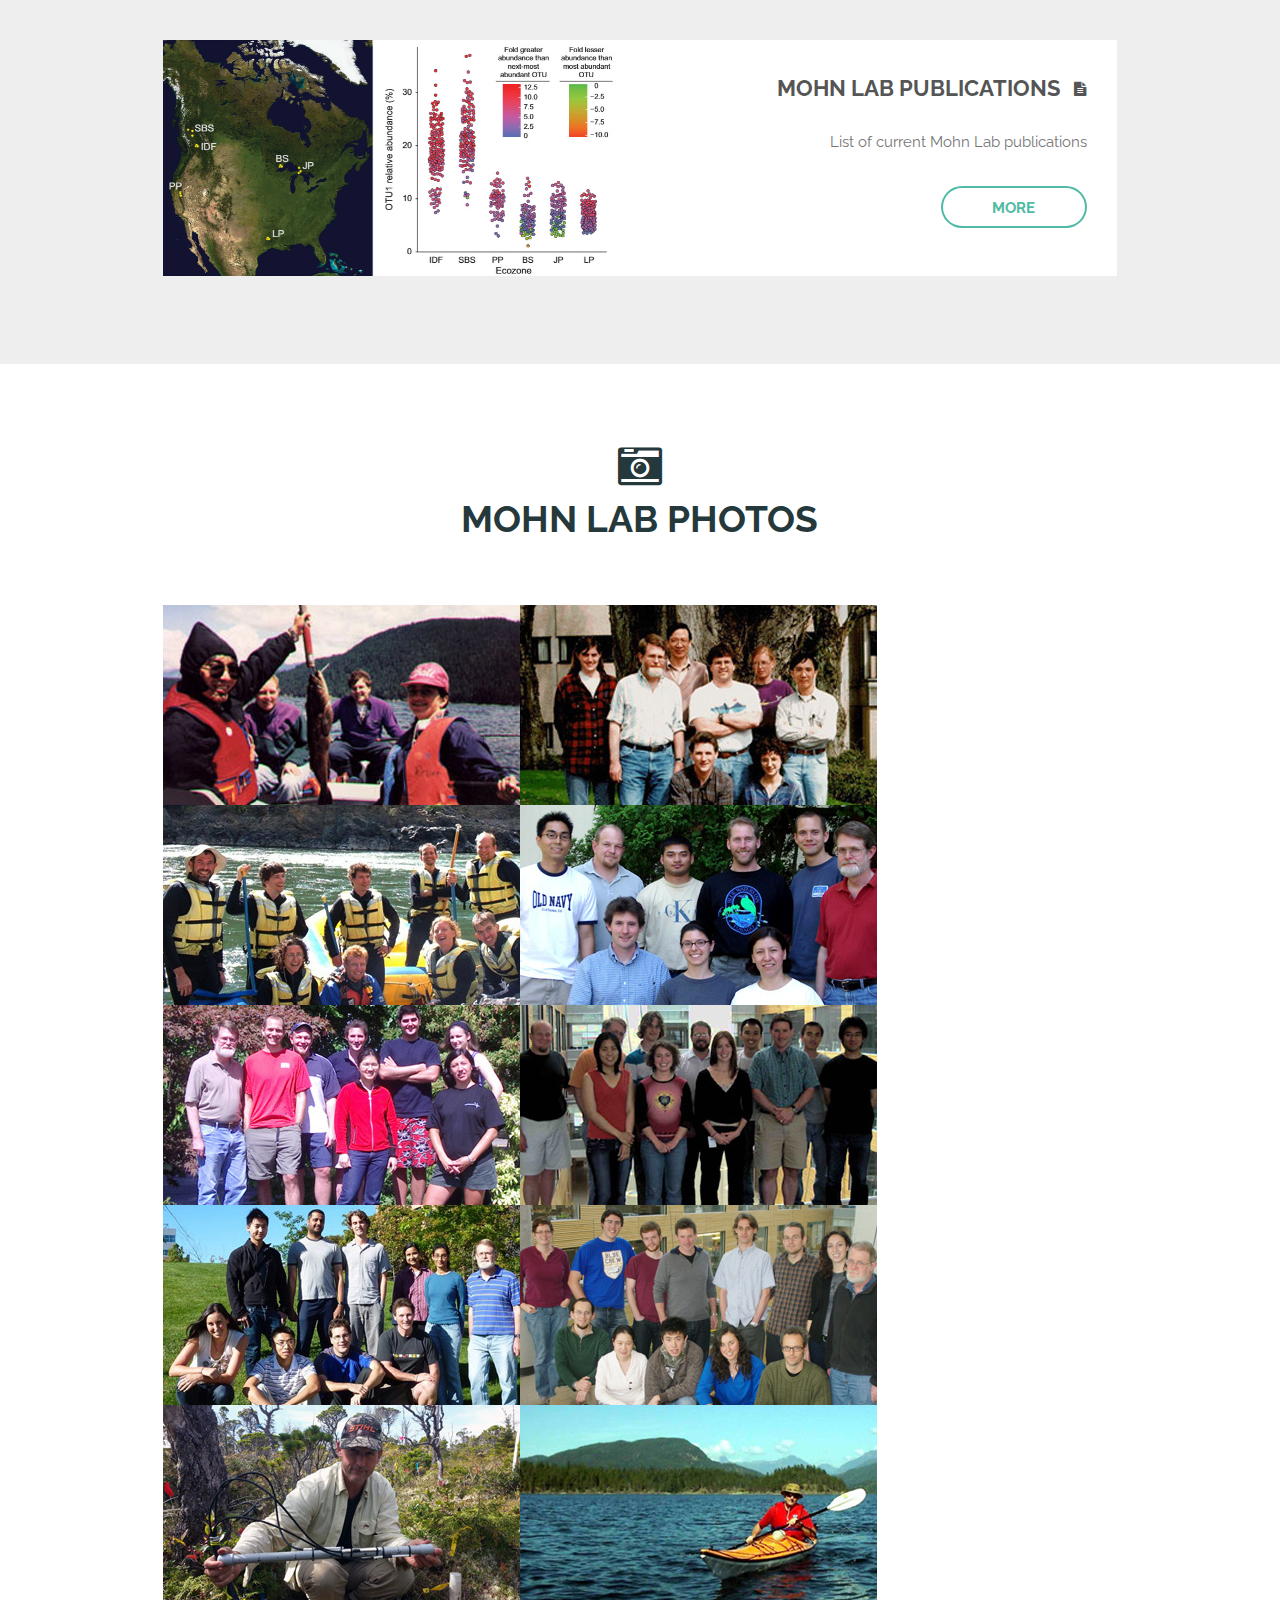
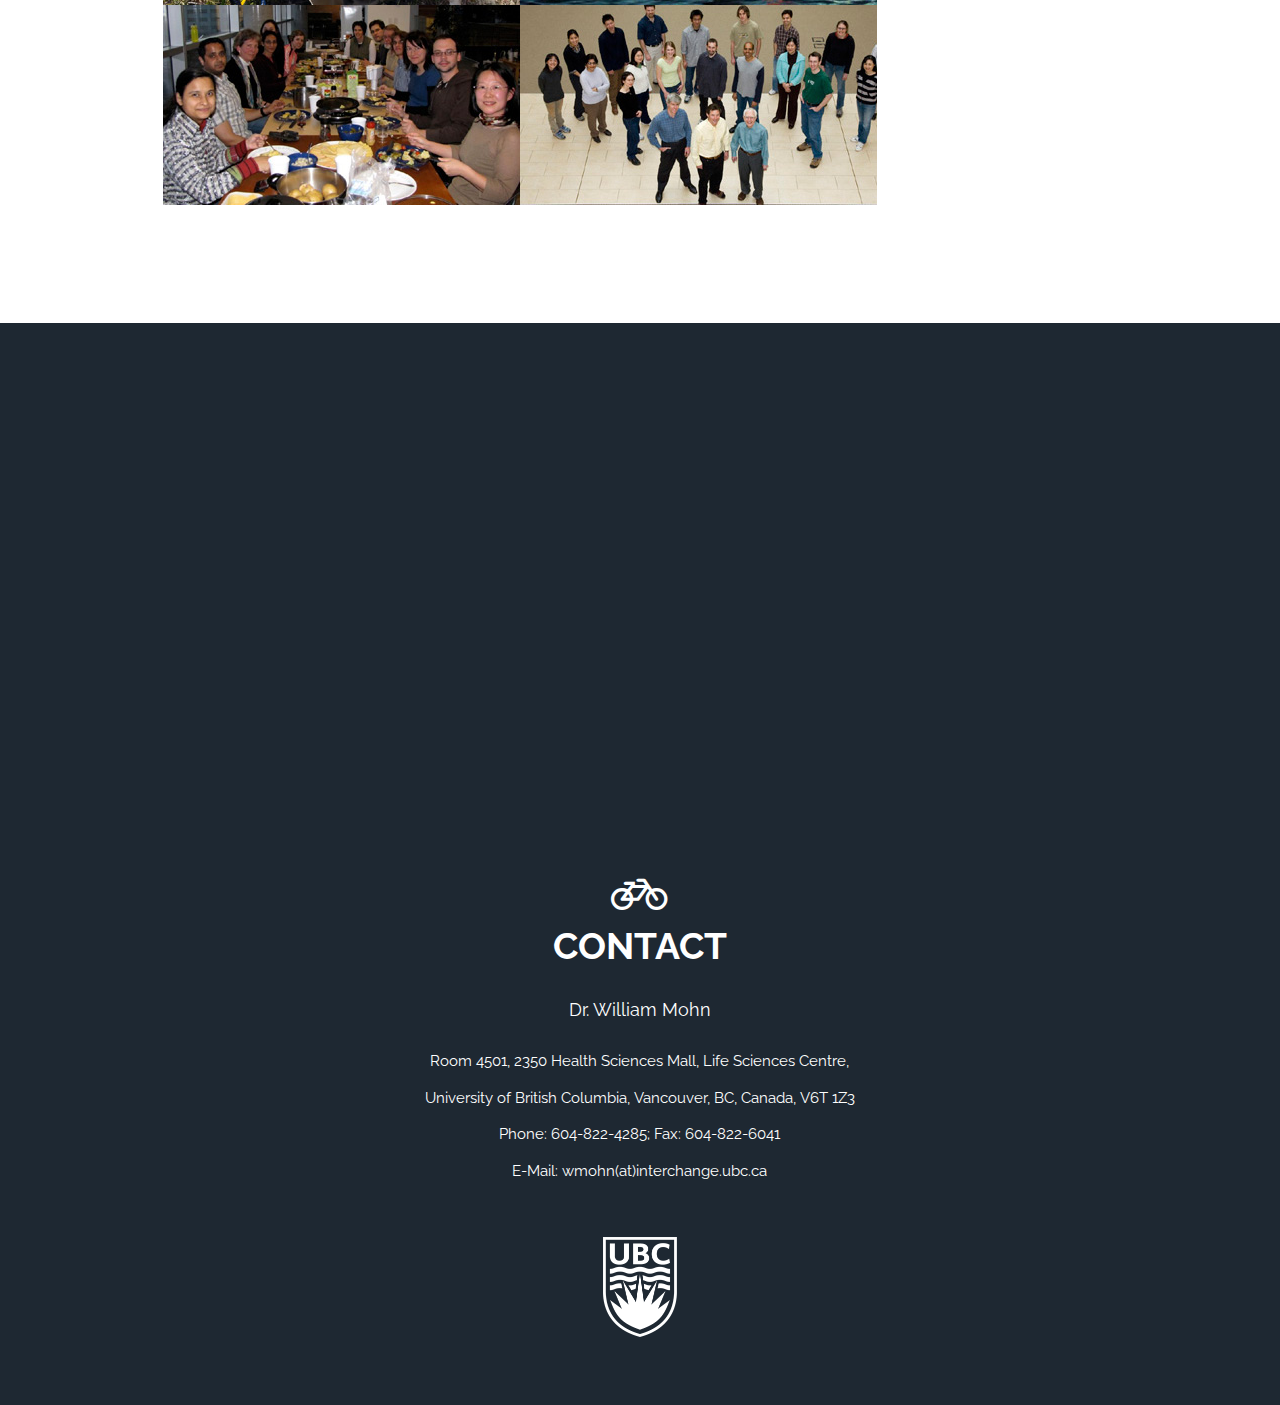
<file: mohn.html>
<!DOCTYPE HTML>
<!--
	Retrospect by TEMPLATED
	templated.co @templatedco
	Released for free under the Creative Commons Attribution 3.0 license (templated.co/license)
-->
<html>
	<head>
		<title>Mohn Lab - University of British Columbia</title>
		<meta charset="utf-8" />
		<meta name="viewport" content="width=device-width, initial-scale=1" />
		<script src="https://ajax.googleapis.com/ajax/libs/jquery/1.12.0/jquery.min.js"></script>
		<link rel="stylesheet" href="assets/css/main.css" />
		<!--[if lte IE 8]><script src="assets/js/ie/html5shiv.js"></script><![endif]-->
		<!--[if lte IE 8]><link rel="stylesheet" href="assets/css/ie8.css" /><![endif]-->
		<!--[if lte IE 9]><link rel="stylesheet" href="assets/css/ie9.css" /><![endif]-->
		<script src='https://api.mapbox.com/mapbox.js/v2.3.0/mapbox.js'></script>
		<link href='https://api.mapbox.com/mapbox.js/v2.3.0/mapbox.css' rel='stylesheet' />	
		<script type="text/javascript" src="assets/js/capty/js/jquery.capty.min.js"></script>


<script>
			var currentBackground = 0;
			var otherBackground = 1;
			var backgrounds = [];
			backgrounds[0] = 'images/dock.jpg';
			backgrounds[1] = 'images/channel2.jpg';
			backgrounds[2] = 'images/gel.jpg';

			function changeBackground() {
			    currentBackground++;
			    otherBackground ++;
			    if(currentBackground > 2 ) currentBackground = 0;

			    $('#banner').fadeOut(500,function() {
			        $('#banner').css({
			            'background-image' : "url('" + backgrounds[currentBackground] + "')"
			        });
			        $('#banner').fadeIn(500);
			    });

			    setTimeout(changeBackground, 5000);
			}

			$(document).ready(function() {
			    setTimeout(changeBackground, 5000);        
			});

</script>

<script type="text/javascript">
		$(function() {
			var def = "";
			for (i = 0; i < 12; i++) {
			    def = '#default-' + i.toString();
			    $(def).capty();
			}
		});
</script>

	</head>

	<body class="landing">
		<!-- Header -->
			<header id="header" class="alt">
				<h1><a href="mohn.html">Mohn Lab Home</a></h1>
				<a href="#nav">Menu</a>
			</header>

		<!-- Nav -->
			<nav id="nav">
				<ul class="links">
					<li><a href="mohn.html">Home</a></li>
					<li><a href="bill.html">Bill Mohn</a></li>
					<li><a href="people.html">People</a></li>
					<li><a href="research.html">Research</a></li>
					<li><a href="publications.html">Publications</a></li>
					<li><a href="#contact">Contact</a></li>
				</ul>
			</nav>

		<!-- Banner -->
			<section id="banner">

				<i class="icon fa-flask"></i>
				<h2>The Mohn Lab</h2>
				<p>Microbial Ecology and Physiology</p>
				<ul class="actions">
					<li><a href="#contact" class="button big special">Contact Information</a></li>
				</ul>
			</section>

		<!-- One -->
			<section id="one" class="wrapper style1">
				<div class="inner">

					<article class="feature right">
						<span class="image"><a href="bill.html"><img src="images/bill_lowres.jpg" alt="" /></a></span>
						<div class="content">
							<i class="icon fa-bicycle"></i>
							<h2>Bill Mohn</h2>
							<p>Professor, Department of Microbiology &amp; Immunology, University of British Columbia</p>
							<ul class="actions">
								<li>
									<a href="bill.html" class="button alt">More</a>
								</li>
							</ul>
						</div>
					</article>

					<article class="feature left">
						<span class="image"><a href="people.html"><img src="images/group2012.jpg" alt="" /></a></span>
						<div class="content">
							<i class="icon fa-users"></i>
							<h2>Mohn Lab People</h2>
							<p>Students, Post-Docs, Technicians and Alumni</p>
							<ul class="actions">
								<li>
									<a href="people.html" class="button alt">More</a>
								</li>
							</ul>
						</div>
					</article>
					<article class="feature right">
						<span class="image"><img src="images/resLTSPlrg.jpg" alt="" /></span>
						<div class="content">
							<i class="icon fa-bar-chart"></i>
							<h2>Mohn Lab Research Highlights</h2>
							<p>Human Microbiome, Forest Soil Microbial Ecology, Genomics of <i>Rhodococcus</i> sp. RHA1, Bioremediation and Bioreclaimation</p>
							<ul class="actions">
								<li>
									<a href="#" class="button alt">More</a>
								</li>
							</ul>
						</div>
					</article>
					<article class="feature left">
						<span class="image"><a href="publications.html"><img src="images/otus1.jpg" alt="" /></a></span>
						<div class="content">
							<i class="icon fa-file-text"></i>
							<h2>Mohn Lab Publications</h2>
							<p>List of current Mohn Lab publications</p>
							<ul class="actions">
								<li>
									<a href="publications.html" class="button alt">More</a>
								</li>
							</ul>
						</div>
					</article>
				</div>
			</section>


		<!-- Three -->
			<section id="two" class="wrapper special">
				<div class="inner">
					<i class="icon fa-camera-retro"></i>
					<header class="major narrow">
						<h2>Mohn Lab Photos</h2>
					</header>
					<div class="image-grid">
						<img id="default-1" height="200" width="357"src="images/group1996s.jpg" alt="Fishing on the Sunshine Coast, 1996"/>
						<img id="default-2" height="200" width="357" src="images/group1998s.jpg" alt="Test captions 1998"/></a>
						<img id="default-3" height="200" width="357" src="images/group2001s.jpg" alt="" /></a>
						<img id="default-4" height="200" width="357" src="images/group2002s.jpg" alt="" /></a>
						<img id="default-5" height="200" width="357" src="images/group2003s.jpg" alt="" />
						<img id="default-6" height="200" width="357" src="images/group2007s.jpg" alt="" />
						<img id="default-7" height="200" width="357" src="images/group2009s.jpg" alt="" />
						<img id="default-8" height="200" width="357" src="images/group2012s.jpg" alt="" />
						<img id="default-9" height="200" width="357" src="images/bill_small.jpg" alt="" />
						<img id="default-10" height="200" width="357" src="images/bill_kayak_small.jpg" alt="" />
						<img id="default-11" height="200" width="357" src="images/groupdinner.jpg" alt="" />
						<img id="default-12" height="200" width="357" src="images/groupMEGs.jpg" alt="" />
					</div>
				</div>
			</section>


		<!-- Three -->
			<section id="three" class="wrapper style3 special">
				<div class="inner">
					<header class="major narrow	">
					</header>

				</div>
			</section>

		<!-- Four -->
			<section id="four" class="wrapper style2 special">
				<div class="inner">
				<script>
				L.mapbox.accessToken = 'pk.eyJ1IjoiZGxldnlib290aCIsImEiOiJabVFFVVNRIn0.tsKNjtkrsxQiYtrtkv4i1Q';
				var map = L.mapbox.map('three', 'dlevybooth.m3g0ik6c').setView([49.262533, -123.243878], 17); 
				map.scrollWheelZoom.disable();

				</script>					

					<header class="major narrow" id="contact">
						<i class="icon fa-bicycle"></i>
						<h2>Contact</h2>
						<p>Dr. William Mohn</p>
						<p>Room 4501, 2350 Health Sciences Mall, Life Sciences Centre, </p>
						<p>University of British Columbia, Vancouver, BC, Canada, V6T 1Z3</p>
						<p>Phone: 604-822-4285; Fax: 604-822-6041</p>
						<p>E-Mail: wmohn(at)interchange.ubc.ca</p>
					</header>
					<div id="ubc">
					<a href="https://www.ubc.ca/"><img height="100" src="images/ubc.png"></a>
					</div>

				</div>
			</section>

		<!-- Footer -->
			<footer id="footer">
<!-- 				<div class="inner">
					<ul class="icons">
						<li><a href="#" class="icon fa-facebook">
							<span class="label">Facebook</span>
						</a></li>
						<li><a href="#" class="icon fa-twitter">
							<span class="label">Twitter</span>
						</a></li>
						<li><a href="#" class="icon fa-instagram">
							<span class="label">Instagram</span>
						</a></li>
						<li><a href="#" class="icon fa-linkedin">
							<span class="label">LinkedIn</span>
						</a></li>
					</ul>
					<ul class="copyright">
						<li>&copy; Untitled.</li>
						<li>Images: <a href="http://unsplash.com">Unsplash</a>.</li>
						<li>Design: <a href="http://templated.co">TEMPLATED</a>.</li>
					</ul>
				</div> -->
			</footer>

		<!-- Scripts -->
			<script src="assets/js/skel.min.js"></script>
			<script src="assets/js/util.js"></script>
			<!--[if lte IE 8]><script src="assets/js/ie/respond.min.js"></script><![endif]-->
			<script src="assets/js/main.js"></script>

	</body>
</html>
</file>
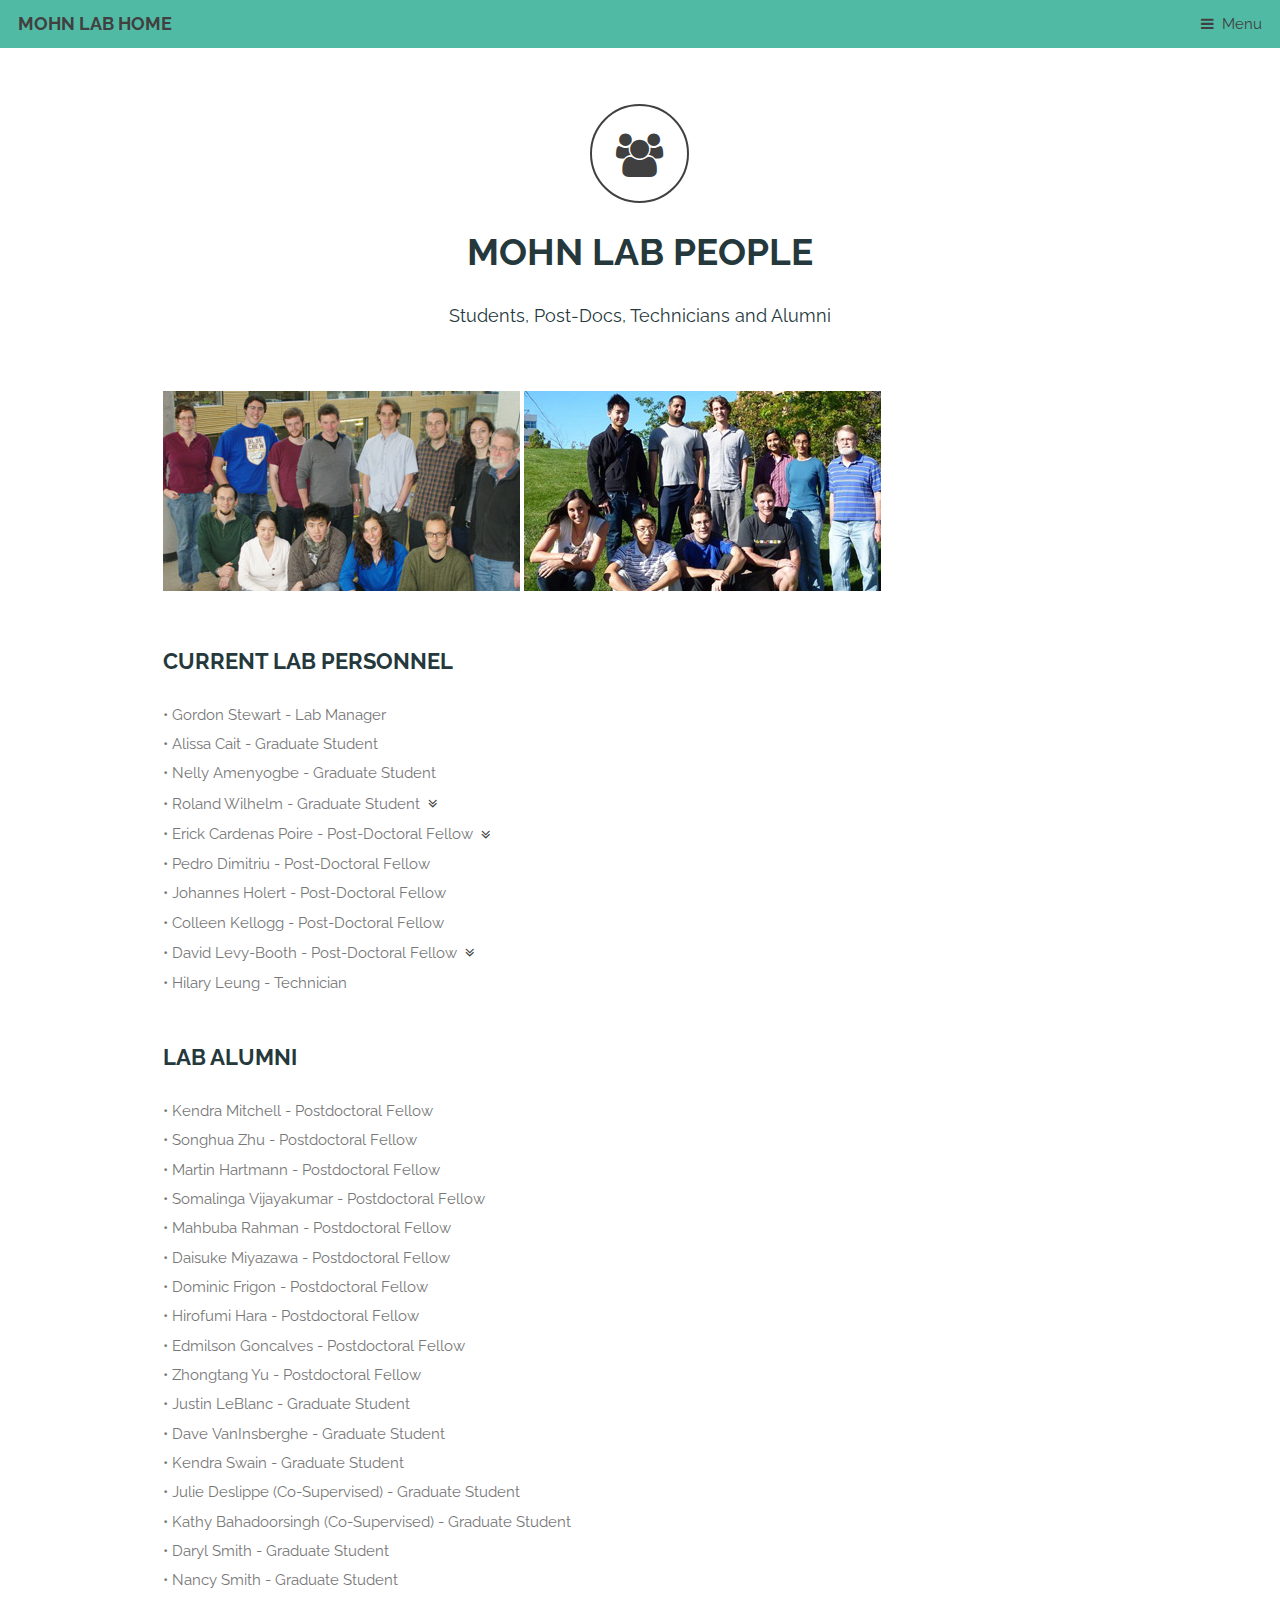
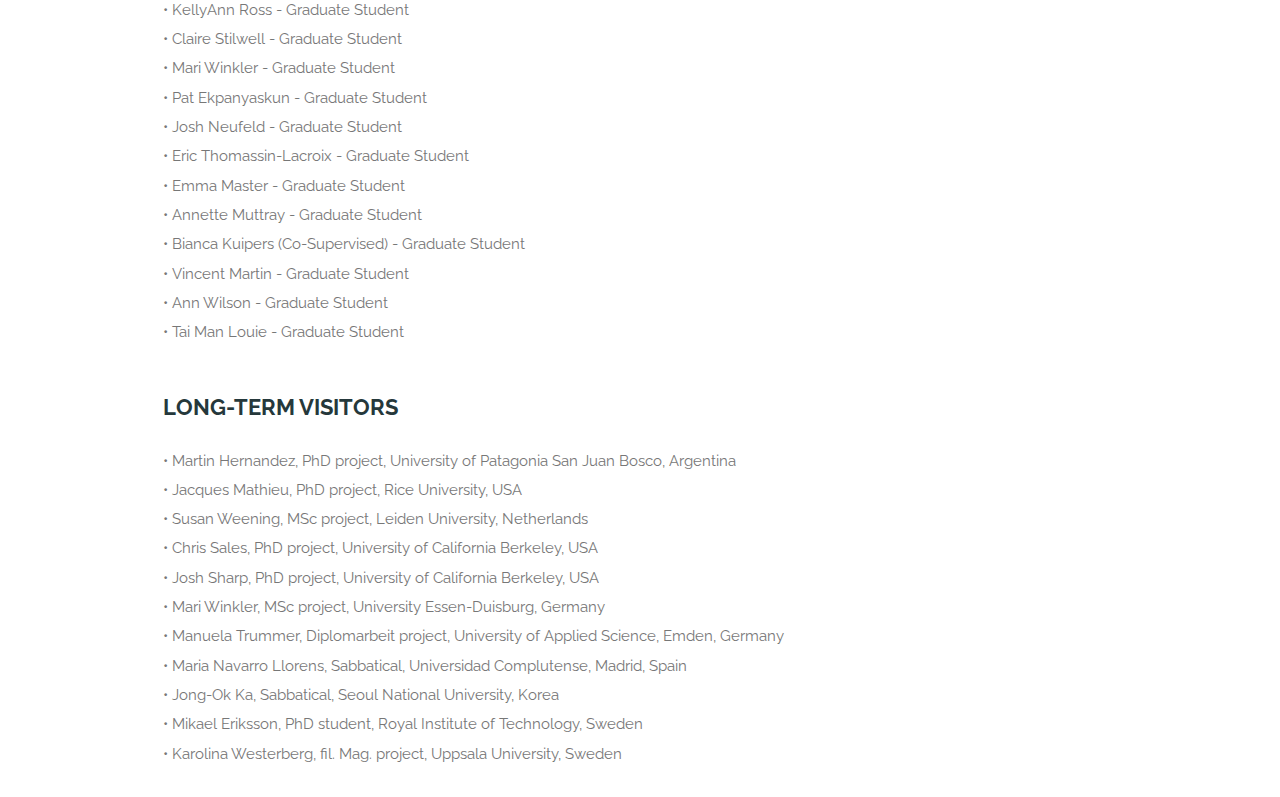
<file: people.html>
<!DOCTYPE HTML>
<!--
	Retrospect by TEMPLATED
	templated.co @templatedco
	Released for free under the Creative Commons Attribution 3.0 license (templated.co/license)
-->
<html>
	<head>
		<title>People - Mohn Lab - University of British Columbia</title>
		<meta charset="utf-8" />
		<meta name="viewport" content="width=device-width, initial-scale=1" />
		<!--[if lte IE 8]><script src="assets/js/ie/html5shiv.js"></script><![endif]-->
		<link rel="stylesheet" href="assets/css/main.css" />
		<!--[if lte IE 8]><link rel="stylesheet" href="assets/css/ie8.css" /><![endif]-->
		<!--[if lte IE 9]><link rel="stylesheet" href="assets/css/ie9.css" /><![endif]-->
		<script src="https://ajax.googleapis.com/ajax/libs/jquery/1.12.0/jquery.min.js"></script>

<script>

$(document).ready(function(){
	   $(".selector").click(function () {
	   	var id = $(this).attr('id');
	   	var description = '#description-'+ id;
      $(description).toggle();
   });
});
</script>

	</head>

	<body>

		<!-- Header -->
			<header id="header">
				<h1><a href="index.html">Mohn Lab Home</a></h1>
				<a href="#nav">Menu</a>
			</header>

		<!-- Nav -->
			<nav id="nav">
				<ul class="links">
					<li> <a href="index.html">Home</a></li>
					<li> <a href="bill.html">Bill Mohn</a></li>
					<li> <a href="people.html">People</a></li>
					<li> <a href="research.html">Research</a></li>
					<li> <a href="publications.html">Publications</a></li>
					<li> <a href="index.html#contact">Contact</a></li>
				</ul>
			</nav>

		<!-- Main -->
			<section id="main" class="wrapper">
				<div class="container">

					<header class="major special">
						<i class="icon fa-group"></i>
						<h2>Mohn Lab People</h2>
						<p>Students, Post-Docs, Technicians and Alumni</p>
					</header>
					
					<img src="images/group2012s.jpg" alt="" />
					<img src="images/group2009s.jpg" alt="" />


					<div id="names">
					<h2>Current Lab Personnel</h2>

					<p>&bull; Gordon Stewart - Lab Manager</p>
					<p> &bull; Alissa Cait - Graduate Student</p>
					<p> &bull; Nelly Amenyogbe - Graduate Student</p>
					
					<p class="selector" id="01">&bull; Roland Wilhelm - Graduate Student<i class="icon fa-angle-double-down"></i></p>
					<div id="description-01" class="hidden">
						<img src="images/wilhelm.png" /> 
						<div class="description_text">
							<h3>Roland Wilhelm - MSc, PhD Candidate</h3>
							<p>My background is in chemistry, biology and environmental science and I have since specialized in microbial ecology. I have experience with the challenges of extracting information about microbial community structure and function from marvelously complicated soil environments. I have expertise in balancing multifaceted wet-lab experiments with statistical and computational analyses, and how best to apply massive sequencing data to ecological questions.</p>
						<a href="http://www.roland-wilhelm.com/">[Website]</a>
					</div>
					</div>

					<p class="selector" id="02">&bull; Erick Cardenas Poire - Post-Doctoral Fellow<i class="icon fa-angle-double-down"></i></p>
					<div id="description-02" class="hidden">
						<img src="images/cardenas.jpg" /> 
						<div class="description_text">
							<h3>Erick Cardenas Poire, PhD</h3>
							<p>I am a microbial ecologist who uses Bioinformatics and Statistical analysis tools to understand the roles of microorganisms in their natural environments. I study the microbial community contribution to biogeochemical cycles, their interactions with plants and humans, and their potential for bioremediation and bioconversion.</p>
						<a href="http://carden24.github.io/">[Website]</a>
					</div>
					</div>
 
					<p> &bull; Pedro Dimitriu - Post-Doctoral Fellow</p>
					<p> &bull; Johannes Holert - Post-Doctoral Fellow</p>
					<p> &bull; Colleen Kellogg - Post-Doctoral Fellow</p>

					<p class="selector" id="03">&bull; David Levy-Booth - Post-Doctoral Fellow<i class="icon fa-angle-double-down"></i></p>
					<div id="description-03" class="hidden">
						<img src="images/levybooth.jpg" /> 
						<div class="description_text">
							<h3>David Levy-Booth, PhD</h3>
							<p>Microbial carbon and nitrogen metabolism are key drivers of soil ecosystems function. My work focuses on the functional genetics of these metabolic processes in soil microbial communities using metagenomic and metatranscriptomic approaches.</p>
							<p></p>
					</div>
					</div>
					<p> &bull; Hilary Leung - Technician</p>

					<h2>Lab Alumni</h2>
					<p> &bull; Kendra Mitchell - Postdoctoral Fellow </p>
					<p> &bull; Songhua Zhu - Postdoctoral Fellow</p>
					<p> &bull; Martin Hartmann - Postdoctoral Fellow</p>
					<p> &bull; Somalinga Vijayakumar - Postdoctoral Fellow</p>
					<p> &bull; Mahbuba Rahman - Postdoctoral Fellow</p>
					<p> &bull; Daisuke Miyazawa - Postdoctoral Fellow</p>
					<p> &bull; Dominic Frigon - Postdoctoral Fellow</p>
					<p> &bull; Hirofumi Hara - Postdoctoral Fellow</p>
					<p> &bull; Edmilson Goncalves - Postdoctoral Fellow</p>
					<p> &bull; Zhongtang Yu - Postdoctoral Fellow</p>
					<p> &bull; Justin LeBlanc - Graduate Student</p>
					<p> &bull; Dave VanInsberghe - Graduate Student </p>
					<p> &bull; Kendra Swain - Graduate Student</p>
					<p> &bull; Julie Deslippe (Co-Supervised) - Graduate Student</p>
					<p> &bull; Kathy Bahadoorsingh (Co-Supervised) - Graduate Student</p>
					<p> &bull; Daryl Smith - Graduate Student</p>
					<p> &bull; Nancy Smith - Graduate Student</p>
					<p> &bull; KellyAnn Ross - Graduate Student</p>
					<p> &bull; Claire Stilwell - Graduate Student</p>
					<p> &bull; Mari Winkler - Graduate Student</p>
					<p> &bull; Pat Ekpanyaskun - Graduate Student</p>
					<p> &bull; Josh Neufeld - Graduate Student</p>
					<p> &bull; Eric Thomassin-Lacroix - Graduate Student</p>
					<p> &bull; Emma Master - Graduate Student</p>
					<p> &bull; Annette Muttray - Graduate Student</p>
					<p> &bull; Bianca Kuipers (Co-Supervised) - Graduate Student</p>
					<p> &bull; Vincent Martin - Graduate Student</p>
					<p> &bull; Ann Wilson - Graduate Student</p>
					<p> &bull; Tai Man Louie - Graduate Student</p> 

					<h2>Long-Term Visitors</h2>
				    <p> &bull; Martin Hernandez, PhD project, University of Patagonia San Juan Bosco, Argentina</li>
				    <p> &bull; Jacques Mathieu, PhD project, Rice University, USA</li>
				    <p> &bull; Susan Weening, MSc project, Leiden University, Netherlands</li>
				    <p> &bull; Chris Sales, PhD project, University of California Berkeley, USA</li>
				    <p> &bull; Josh Sharp, PhD project, University of California Berkeley, USA</li>
				    <p> &bull; Mari Winkler, MSc project, University Essen-Duisburg, Germany</li>
				    <p> &bull; Manuela Trummer, Diplomarbeit project, University of Applied Science, Emden, Germany</li>
				    <p> &bull; Maria Navarro Llorens, Sabbatical, Universidad Complutense, Madrid, Spain</li>
				    <p> &bull; Jong-Ok Ka, Sabbatical, Seoul National University, Korea</li>
				    <p> &bull; Mikael Eriksson, PhD student, Royal Institute of Technology, Sweden</li>
				    <p> &bull; Karolina Westerberg, fil. Mag. project, Uppsala University, Sweden</li>
				</div>
			</section>

		<!-- Footer -->
			<footer id="footer">
				<!--<div class="inner">
					<ul class="icons">
						<p> &bull; <a href="#" class="icon fa-facebook">
							<span class="label">Facebook</span>
						</a></li>
						<p> &bull; <a href="#" class="icon fa-twitter">
							<span class="label">Twitter</span>
						</a></li>
						<p> &bull; <a href="#" class="icon fa-instagram">
							<span class="label">Instagram</span>
						</a></li>
						<p> &bull; <a href="#" class="icon fa-linkedin">
							<span class="label">LinkedIn</span>
						</a></li>
					</ul>
					<ul class="copyright">
						<p> &bull; &copy; Untitled.</li>
						<p> &bull; Images: <a href="http://unsplash.com">Unsplash</a>.</li>
						<p> &bull; Design: <a href="http://templated.co">TEMPLATED</a>.</li>
					</ul>
				</div> -->
			</footer>

		<!-- Scripts -->
			<script src="assets/js/jquery.min.js"></script>
			<script src="assets/js/skel.min.js"></script>
			<script src="assets/js/util.js"></script>
			<!--[if lte IE 8]><script src="assets/js/ie/respond.min.js"></script><![endif]-->
			<script src="assets/js/main.js"></script>

	</body>
</html>
</file>
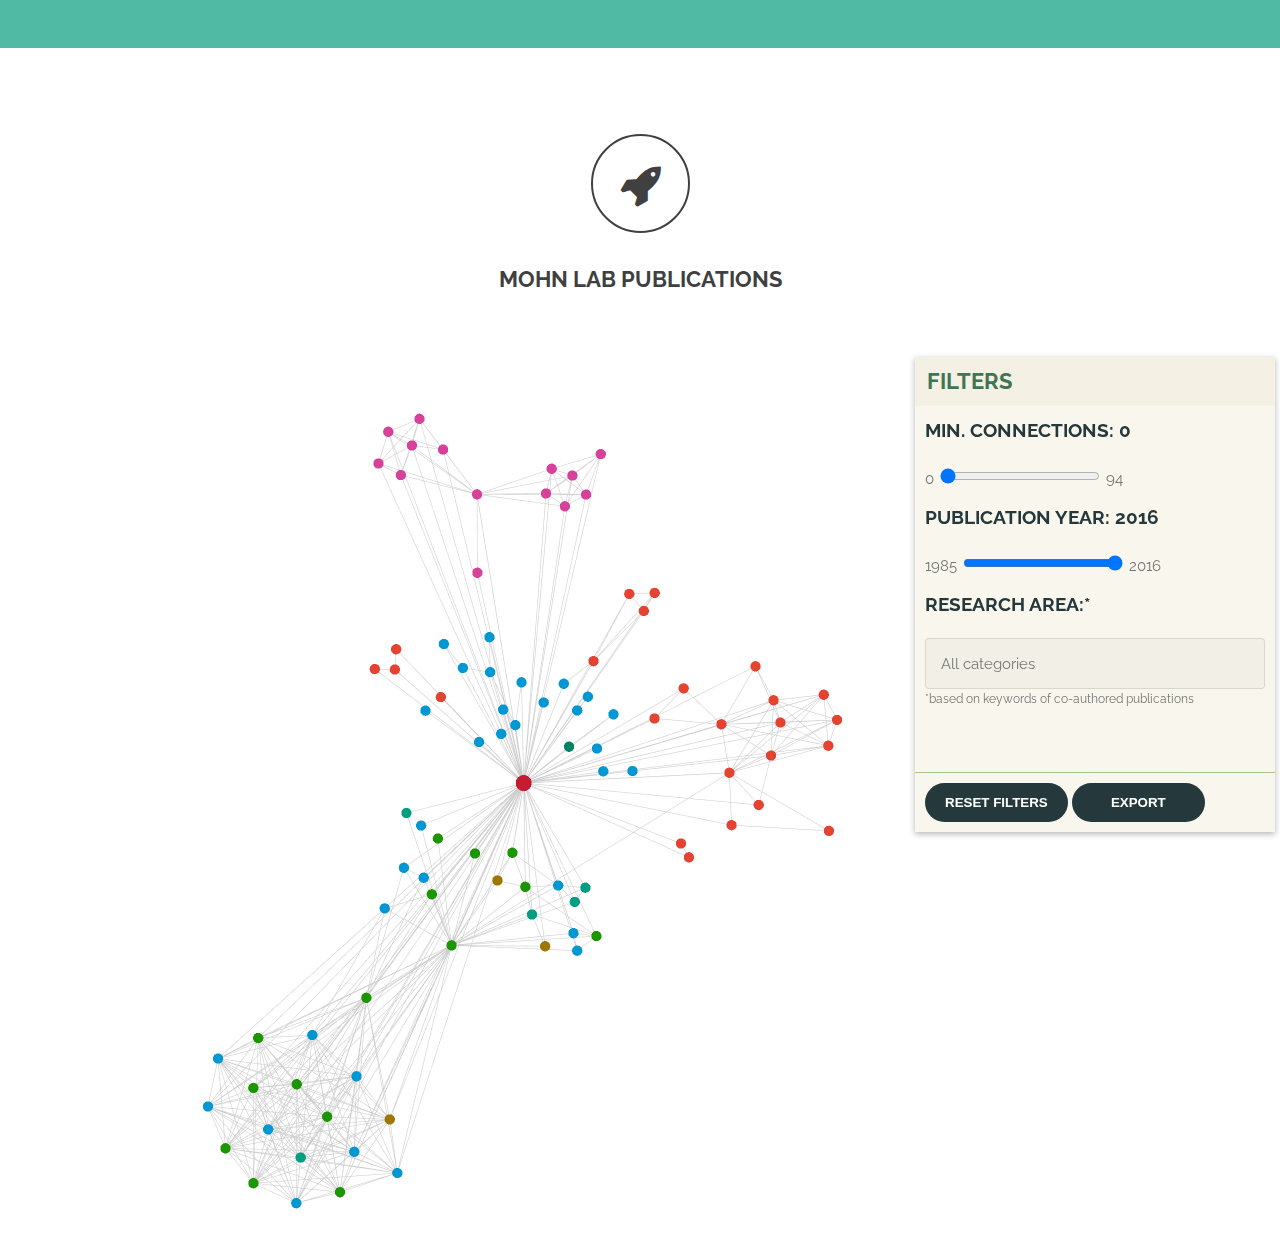
<file: publicationnetwork.html>
<!DOCTYPE HTML>

<html>
	<head>
		<title>Publications - Mohn Lab - University of British Columbia</title>
		<meta charset="utf-8" />
		<meta name="viewport" content="width=device-width, initial-scale=1" />
		<!--[if lte IE 8]><script src="assets/js/ie/html5shiv.js"></script><![endif]-->
		<link rel="stylesheet" href="assets/css/main.css" />
		<!--[if lte IE 8]><link rel="stylesheet" href="assets/css/ie8.css" /><![endif]-->
		<!--[if lte IE 9]><link rel="stylesheet" href="assets/css/ie9.css" /><![endif]-->
		<script src="https://ajax.googleapis.com/ajax/libs/jquery/1.12.0/jquery.min.js"></script>

		<!-- START SIGMA IMPORTS -->
<script src="networks/src/sigma.core.js"></script>
<script src="networks/src/conrad.js"></script>
<script src="networks/src/utils/sigma.utils.js"></script>
<script src="networks/src/utils/sigma.polyfills.js"></script>
<script src="networks/src/sigma.settings.js"></script>
<script src="networks/src/classes/sigma.classes.dispatcher.js"></script>
<script src="networks/src/classes/sigma.classes.configurable.js"></script>
<script src="networks/src/classes/sigma.classes.graph.js"></script>
<script src="networks/src/classes/sigma.classes.camera.js"></script>
<script src="networks/src/classes/sigma.classes.quad.js"></script>
<script src="networks/src/captors/sigma.captors.mouse.js"></script>
<script src="networks/src/captors/sigma.captors.touch.js"></script>
<script src="networks/src/renderers/sigma.renderers.canvas.js"></script>
<script src="networks/src/renderers/sigma.renderers.webgl.js"></script>
<script src="networks/src/renderers/sigma.renderers.svg.js"></script>
<script src="networks/src/renderers/sigma.renderers.def.js"></script>
<script src="networks/src/renderers/webgl/sigma.webgl.nodes.def.js"></script>
<script src="networks/src/renderers/webgl/sigma.webgl.nodes.fast.js"></script>
<script src="networks/src/renderers/webgl/sigma.webgl.edges.def.js"></script>
<script src="networks/src/renderers/webgl/sigma.webgl.edges.fast.js"></script>
<script src="networks/src/renderers/webgl/sigma.webgl.edges.arrow.js"></script>
<script src="networks/src/renderers/canvas/sigma.canvas.labels.def.js"></script>
<script src="networks/src/renderers/canvas/sigma.canvas.hovers.def.js"></script>
<script src="networks/src/renderers/canvas/sigma.canvas.nodes.def.js"></script>
<script src="networks/src/renderers/canvas/sigma.canvas.edges.def.js"></script>
<script src="networks/src/renderers/canvas/sigma.canvas.edges.curve.js"></script>
<script src="networks/src/renderers/canvas/sigma.canvas.edges.arrow.js"></script>
<script src="networks/src/renderers/canvas/sigma.canvas.edges.curvedArrow.js"></script>
<script src="networks/src/renderers/canvas/sigma.canvas.edgehovers.def.js"></script>
<script src="networks/src/renderers/canvas/sigma.canvas.edgehovers.curve.js"></script>
<script src="networks/src/renderers/canvas/sigma.canvas.edgehovers.arrow.js"></script>
<script src="networks/src/renderers/canvas/sigma.canvas.edgehovers.curvedArrow.js"></script>
<script src="networks/src/renderers/canvas/sigma.canvas.extremities.def.js"></script>
<script src="networks/src/renderers/svg/sigma.svg.utils.js"></script>
<script src="networks/src/renderers/svg/sigma.svg.nodes.def.js"></script>
<script src="networks/src/renderers/svg/sigma.svg.edges.def.js"></script>
<script src="networks/src/renderers/svg/sigma.svg.edges.curve.js"></script>
<script src="networks/src/renderers/svg/sigma.svg.edges.curvedArrow.js"></script>
<script src="networks/src/renderers/svg/sigma.svg.labels.def.js"></script>
<script src="networks/src/renderers/svg/sigma.svg.hovers.def.js"></script>
<script src="networks/src/middlewares/sigma.middlewares.rescale.js"></script>
<script src="networks/src/middlewares/sigma.middlewares.copy.js"></script>
<script src="networks/src/misc/sigma.misc.animation.js"></script>
<script src="networks/src/misc/sigma.misc.bindEvents.js"></script>
<script src="networks/src/misc/sigma.misc.bindDOMEvents.js"></script>
<script src="networks/src/misc/sigma.misc.drawHovers.js"></script>
<!-- END SIGMA IMPORTS -->
<script src="networks/plugins/sigma.parsers.gexf/gexf-parser.js"></script>
<script src="networks/plugins/sigma.parsers.gexf/sigma.parsers.gexf.js"></script>
<script src="networks/plugins/sigma.plugins.filter/sigma.plugins.filter.js"></script>
<link href='http://fonts.googleapis.com/css?family=Lato:300,700' rel='stylesheet' type='text/css'>


  <style>
  
    #graph-container {
      width: 100%;
      height: 800px;
      margin-left: -8em;
    }
    #control-pane {
      width: 360px;
      background-color: rgb(249, 247, 237);
      box-shadow: 0 2px 6px rgba(0,0,0,0.3);
      position: absolute;
      top: 5px;
      right: 5px;
    }
    #control-pane > div {
      margin: 10px;
      overflow-x: auto;
    }
    #control-pane .line {
      clear: both;
      display: block;
      width: 100%;
      margin: 0;
      padding: 12px 0 0 0;
      border-bottom: 1px solid #aac789;
      background: transparent;
    }
    #control-pane h2, h3, h4 {
      padding: 0;
      font-variant: small-caps;
    }
    #control-pane button {
    	height: 80%;
    }
    #control-pane .green {
      color: #437356;
    }
    #control-pane h2.underline {
      color: #437356;
      background: #f4f0e4;
      margin: 0;
      border-radius: 2px;
      padding: 8px 12px;
      font-weight: 700;
    }
    #control-pane .hidden {
      display: none;
      visibility: hidden;
    }
    input[type=range] {
      width: 160px;
    }
    
    @media screen and (max-width: 736px) {
    	
    	#graph-container {
    		margin-left: 0;
    	}

	 #control-pane {
	 	position: relative;
	 	clear: both;
	 	display: block;
	 }
  </style>

	</head>

	<body>

		<!-- Header -->
			<header id="header">
			</header>


<!-- Main -->
	<section id="main" class="wrapper">
	<div id ="pub_title">
	<i class="icon fa-rocket"></i>
	<h2>Mohn Lab Publications</h2>
	</div>
	</section>

<!-- Main -->
	<section id="main" class="wrapper">
	<div class="container">
<!-- begin publications list -->

<div id="container">
<div id="graph-container"></div>
  <div id="control-pane">
    <h2 class="underline">filters</h2>

<!-- Max Degree Slider -->
    <div>
      <h3>Min. Connections: <span id="min-degree-val">0</span></h3>
      0 <input id="min-degree" type="range" min="0" max="0" value="0"> <span id="max-degree-value">0</span><br>
    </div>

    <!-- Year Degree Slider -->
    <div>
      <h3>Publication Year: <span id="year-val">2016</span></h3>
      1985 <input id="year" type="range" min="1985" max="2016" value="2016"> <span id="max-year-value">2016</span><br>
    </div>

    <div>
      <h3>Research Area:*</h3>
      <select id="node-category">
        <option value="" selected>All categories</option>
      </select>
      <p><sup>*based on keywords of co-authored publications</sup></p>
    </div>
    <span class="line"></span>
    <div>
      <button id="reset-btn">Reset filters</button>
      <button id="export-btn">Export</button>
    </div>
    <div id="dump" class="hidden"></div>
  </div>
</div>

<script>
/**
 * This is an example of a network graph 
 */
var filter;

/**
 * DOM utility functions
 */
var _ = {
  $: function (id) {
    return document.getElementById(id);
  },

  all: function (selectors) {
    return document.querySelectorAll(selectors);
  },

  removeClass: function(selectors, cssClass) {
    var nodes = document.querySelectorAll(selectors);
    var l = nodes.length;
    for ( i = 0 ; i < l; i++ ) {
      var el = nodes[i];
      // Bootstrap compatibility
      el.className = el.className.replace(cssClass, '');
    }
  },

  addClass: function (selectors, cssClass) {
    var nodes = document.querySelectorAll(selectors);
    var l = nodes.length;
    for ( i = 0 ; i < l; i++ ) {
      var el = nodes[i];
      // Bootstrap compatibility
      if (-1 == el.className.indexOf(cssClass)) {
        el.className += ' ' + cssClass;
      }
    }
  },

  show: function (selectors) {
    this.removeClass(selectors, 'hidden');
  },

  hide: function (selectors) {
    this.addClass(selectors, 'hidden');
  },

  toggle: function (selectors, cssClass) {
    var cssClass = cssClass || "hidden";
    var nodes = document.querySelectorAll(selectors);
    var l = nodes.length;
    for ( i = 0 ; i < l; i++ ) {
      var el = nodes[i];
      //el.style.display = (el.style.display != 'none' ? 'none' : '' );
      // Bootstrap compatibility
      if (-1 !== el.className.indexOf(cssClass)) {
        el.className = el.className.replace(cssClass, '');
      } else {
        el.className += ' ' + cssClass;
      }
    }
  }
};


function updatePane (graph, filter) {
  // get max degree and year
  var maxDegree = 0,
      maxYear = 0;  // Max Year Placeholder
      categories = {};

  // read nodes
  graph.nodes().forEach(function(n) {
    maxDegree = Math.max(maxDegree, graph.degree(n.id));
    //console.log("read maxDegree " + maxDegree); //
    maxYear = Math.max(maxYear, parseInt(n.attributes.year_start));  // should be 2016, returning 2012 *fixed
    //console.log("read maxYear " + maxYear); // 
    categories[n.attributes.area] = true; // changed to 'area' attribute
  })

  // min degree
  _.$('min-degree').max = maxDegree; // don't understand why .max for min degree
  //console.log("assigned degree " + _.$('min-degree').max); //
  _.$('max-degree-value').textContent = maxDegree;

    // year attributes set the ame as min degrees above for now
  _.$('year').max = maxYear; // why is this maxYear?
  //console.log('assigned year ' + _.$('year').max ); //
  _.$('max-year-value').textContent = maxYear;


  // node category
  var nodecategoryElt = _.$('node-category');
  Object.keys(categories).forEach(function(c) {
    var optionElt = document.createElement("option");
    optionElt.text = c;
    nodecategoryElt.add(optionElt);
  });

  // reset button
  _.$('reset-btn').addEventListener("click", function(e) {
    _.$('min-degree').value = 0;
    _.$('min-degree-val').textContent = '0';
    //console.log('reset year ' + _.$('min-degree').value + " " + typeof _.$('min-degree').value);
    //console.log('reset year value ' + _.$('min-degree-val').textContent + " " + typeof _.$('min-degree-val').textContent );


    _.$('year').value = parseInt(maxYear);  // placeholder value for the year reset
    _.$('year-val').textContent = maxYear;
    //console.log('reset year ' + _.$('year').value + " " + typeof _.$('year-val').textContent);
    //console.log('reset year value ' + _.$('year-val').textContent + " " + typeof _.$('year-val').textContent);

    _.$('node-category').selectedIndex = 0;
    filter.undo().apply();
    _.$('dump').textContent = '';
    _.hide('#dump');
  });

  // export button
  _.$('export-btn').addEventListener("click", function(e) {
    var chain = filter.serialize();
    console.log(chain);
    _.$('dump').textContent = JSON.stringify(chain);
    _.show('#dump');
  });
}

// Initialize sigma with the dataset:
// Data from the W. Mohn publication list 
// (nodes == top 100 collaborators, edges == papers)
// Graph attributes from Sci2 program, edited with python
// Graphed using Gephi 

sigma.parsers.gexf('networks/mohn_dynamic.gexf', {
  container: 'graph-container',
  settings: {
    edgeColor: 'default',
    defaultEdgeColor: '#ccc',
    defaultEdgeType: 'curve',
  }
}, function(s) {
  // Initialize the Filter API
  filter = sigma.plugins.filter(s);

  updatePane(s.graph, filter);

  ////////////////////  Min Degree Filter

  function applyMinDegreeFilter(e) {
    var v = e.target.value; // filtered degree as string
    //console.log('filter degree ' + v);
    _.$('min-degree-val').textContent = v;

    filter
      .undo('min-degree')
      .nodesBy(
        function(n, options) {
          //console.log(this.graph.degree(n.id) + " " + typeof this.graph.degree(n.id));
          return this.graph.degree(n.id) >= options.minDegreeVal;
        },
        {
          minDegreeVal: +v // + operater converts min degree string to number type
        },
        'min-degree'
      )
      .apply();
  }

    ////////////////////  Year Filter

  function applyYearFilter(e) {
    var y = e.target.value; // filtered year as string
    console.log('filter year ' + y);
    _.$('year-val').textContent = y;

    filter
      .undo('year')
      .nodesBy(
        function(n, options) {
          yearInt = parseInt(n.attributes.year_start);
          //console.log(yearInt + " " + typeof yearInt);
          return yearInt <= options.yearVal;
        },
        {
          yearVal: +y // + operater converts year string to number type
        },
        'year'
      )
      .apply();
  }


  ////////////////////  Catagory Filter

  function applyCategoryFilter(e) {
    var c = e.target[e.target.selectedIndex].value;
    filter
      .undo('node-category')
      .nodesBy(
        function(n, options) {
          return !c.length || n.attributes[options.property] === c || n.id === 'n1';
        },
        {
          property: 'area' // Changed to populate catagory option with 'area' attribute
        },
        'node-category'
      )
      .apply();
  }

  _.$('min-degree').addEventListener("input", applyMinDegreeFilter);  // for Chrome and FF
  _.$('min-degree').addEventListener("change", applyMinDegreeFilter); // for IE10+, that sucks
  _.$('node-category').addEventListener("change", applyCategoryFilter);

// Apply year filters
  _.$('year').addEventListener("input", applyYearFilter);  // for Chrome and FF
  _.$('year').addEventListener("change", applyYearFilter); // for IE10+, that sucks

});
</script>

		<!-- Footer -->
			<footer id="footer">
			</footer>

		<!-- Scripts -->
			<script src="assets/js/jquery.min.js"></script>
			<script src="assets/js/skel.min.js"></script>
			<script src="assets/js/util.js"></script>
			<!--[if lte IE 8]><script src="assets/js/ie/respond.min.js"></script><![endif]-->
			<script src="assets/js/main.js"></script>

	</body>
</html>
</file>
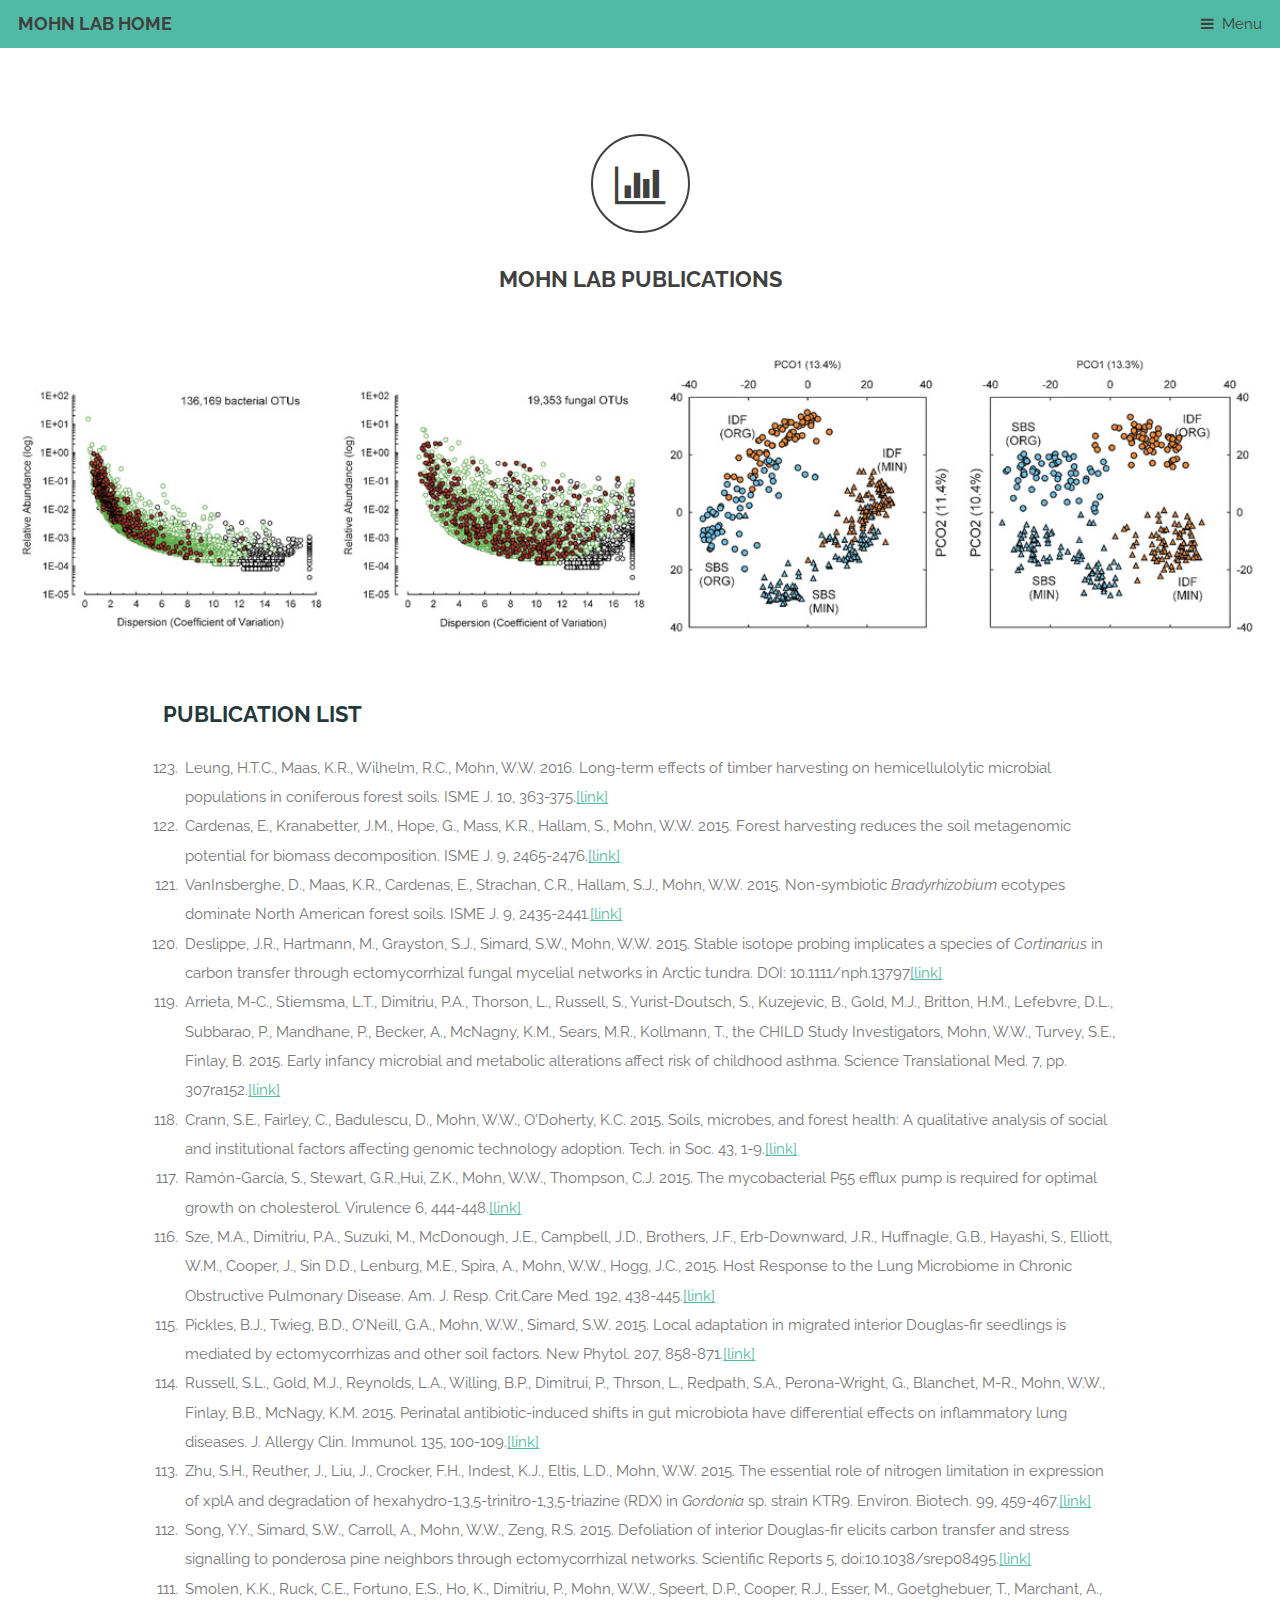
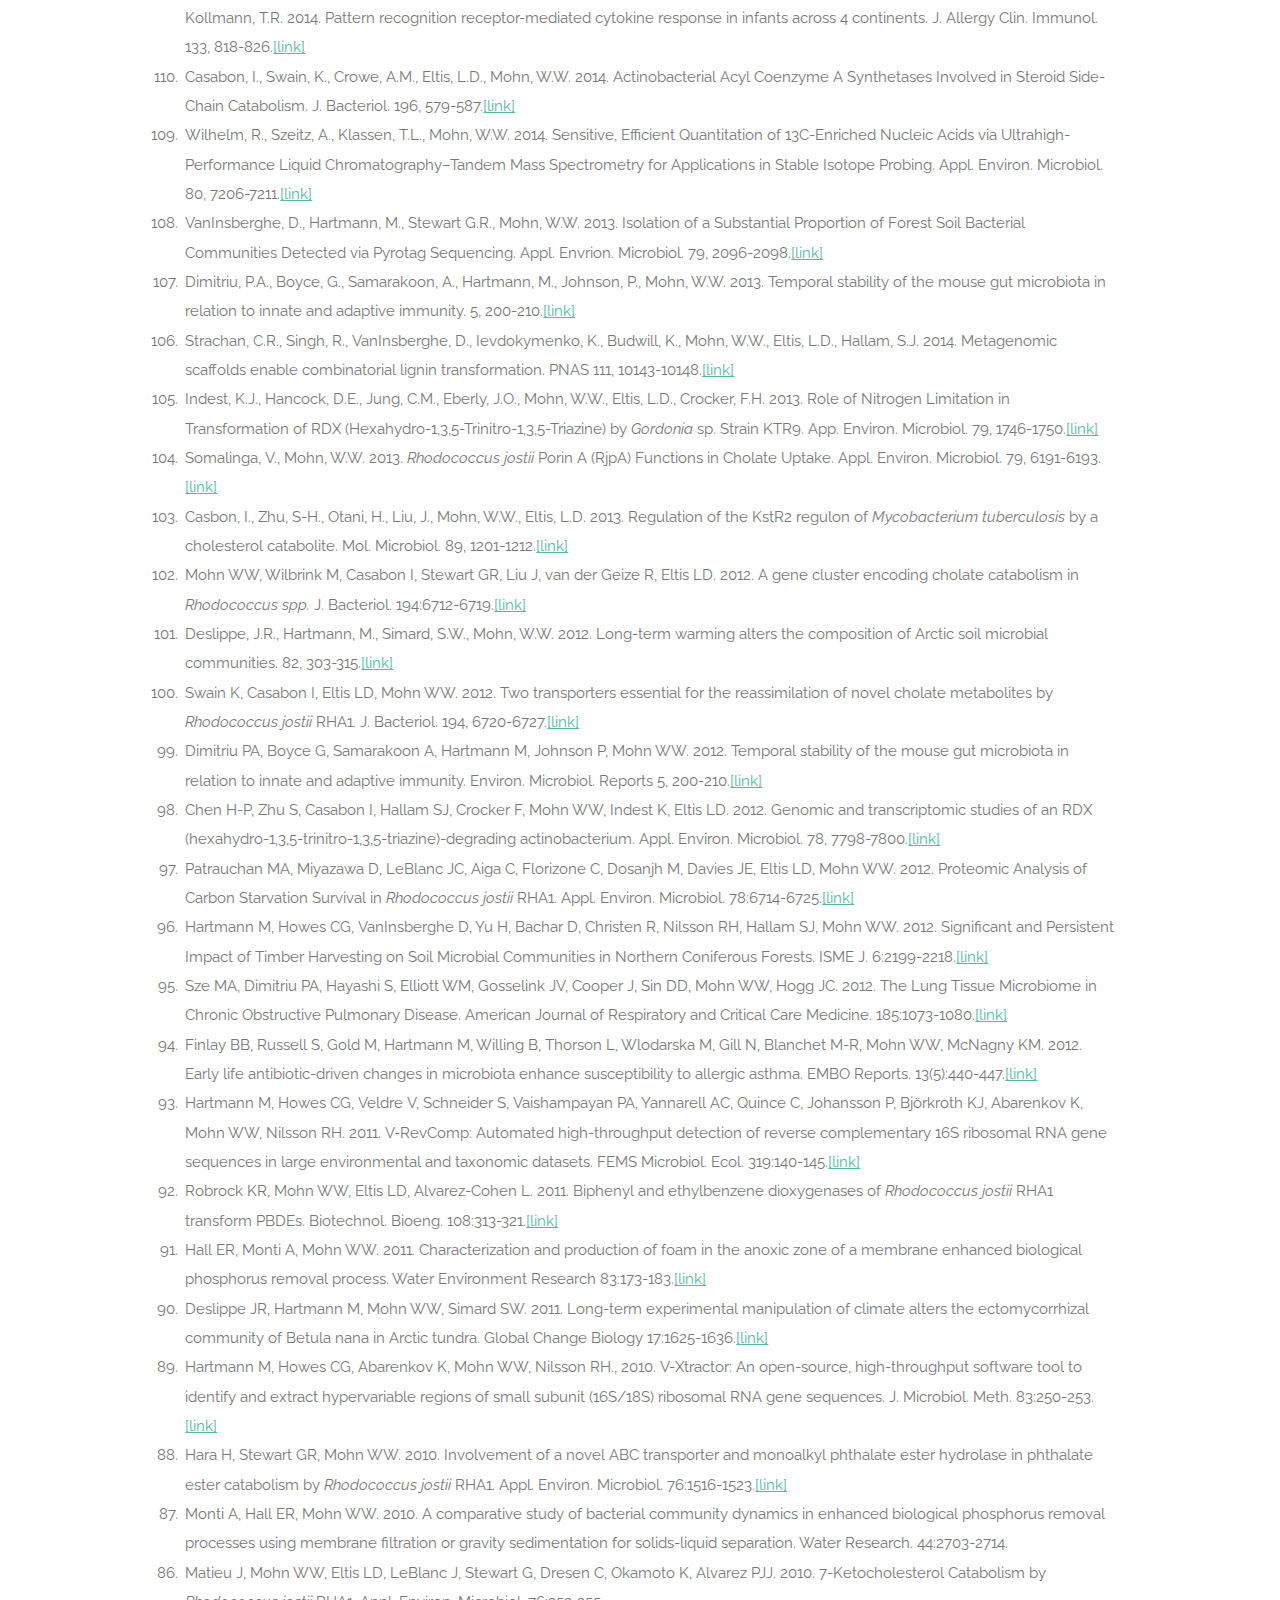
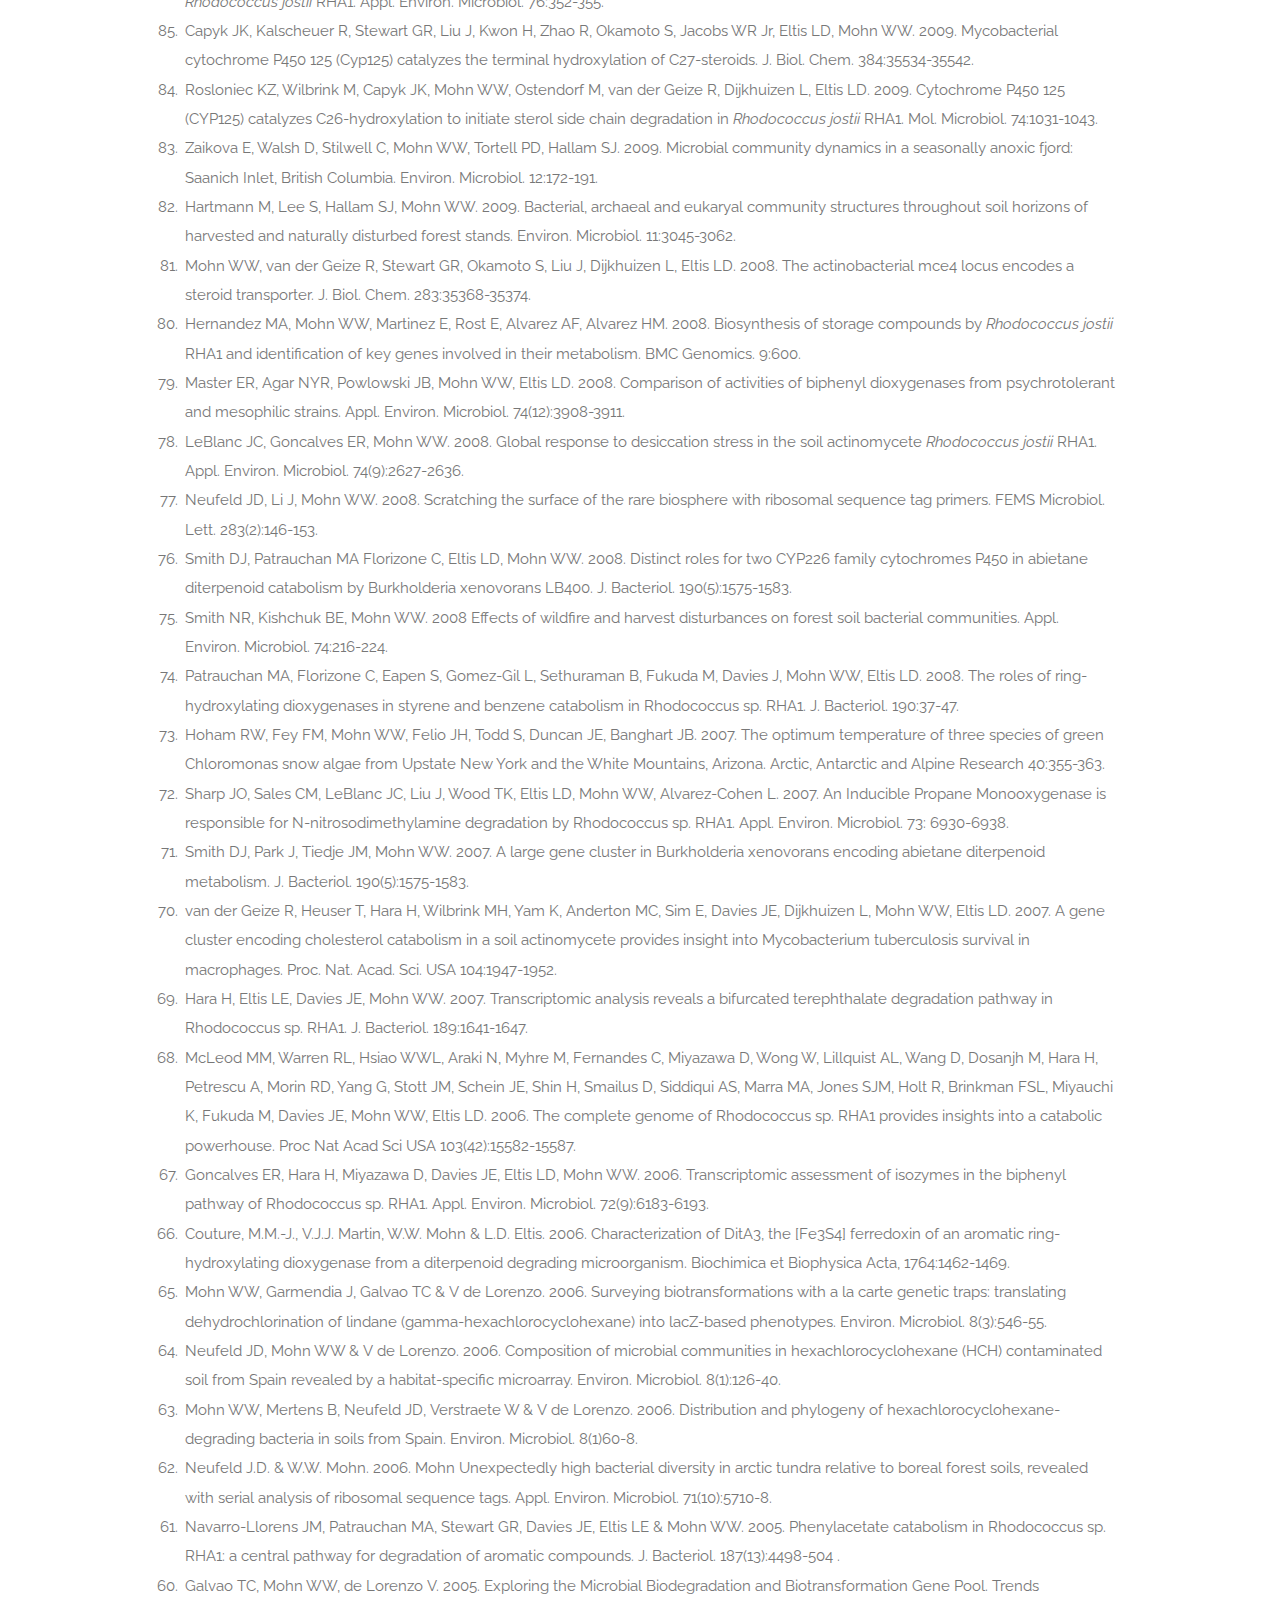
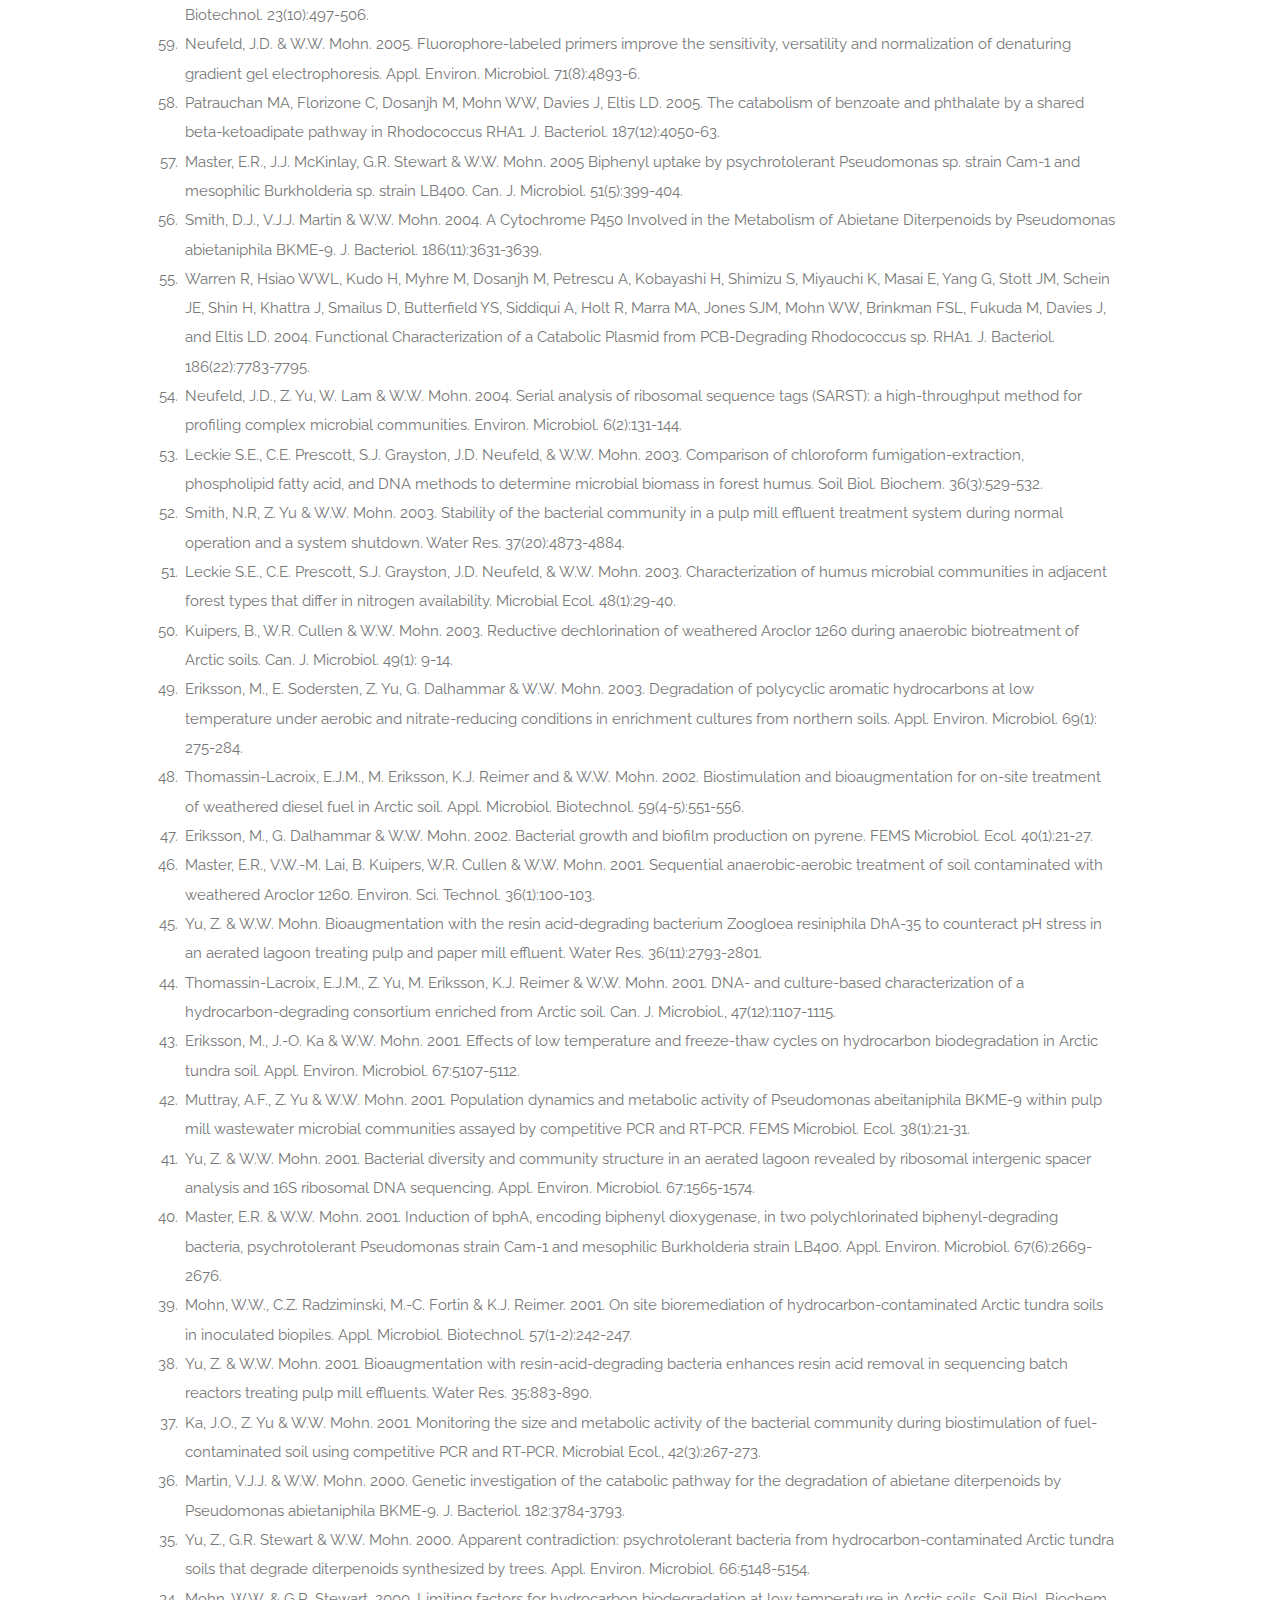
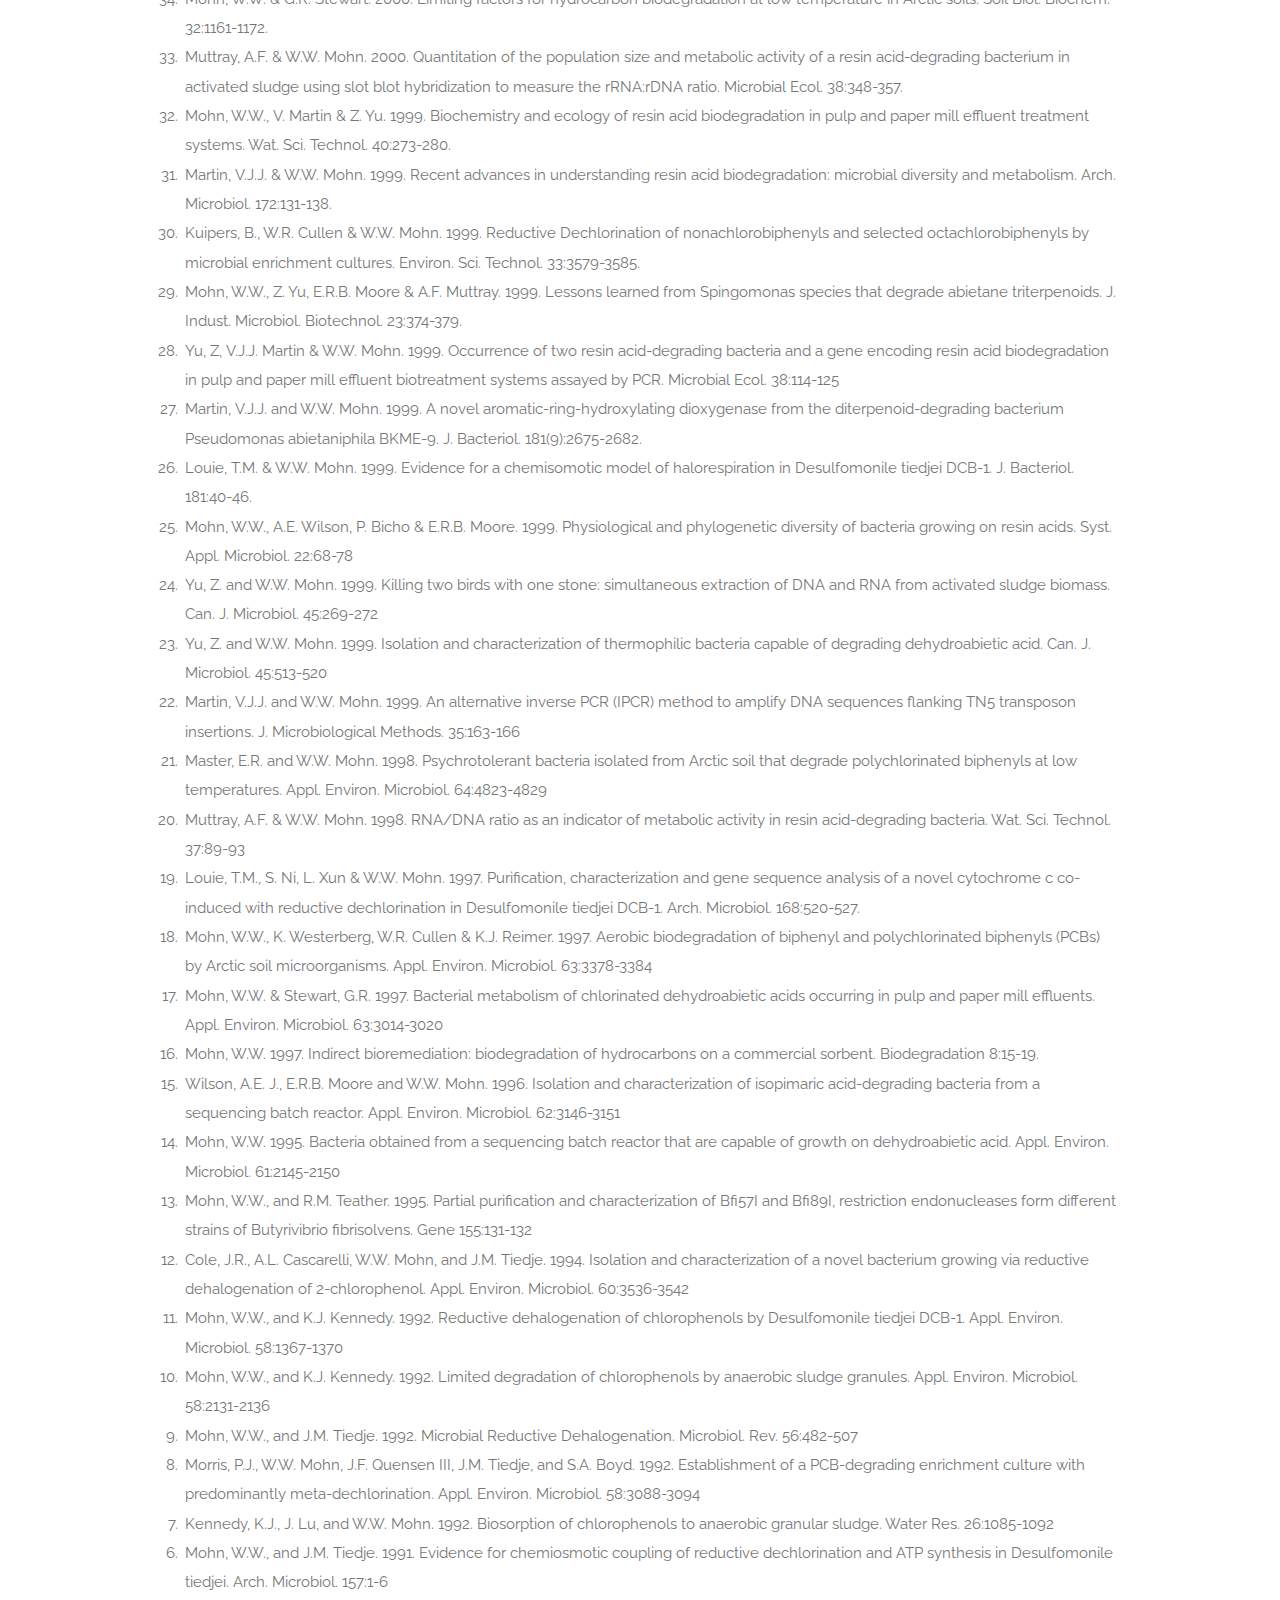
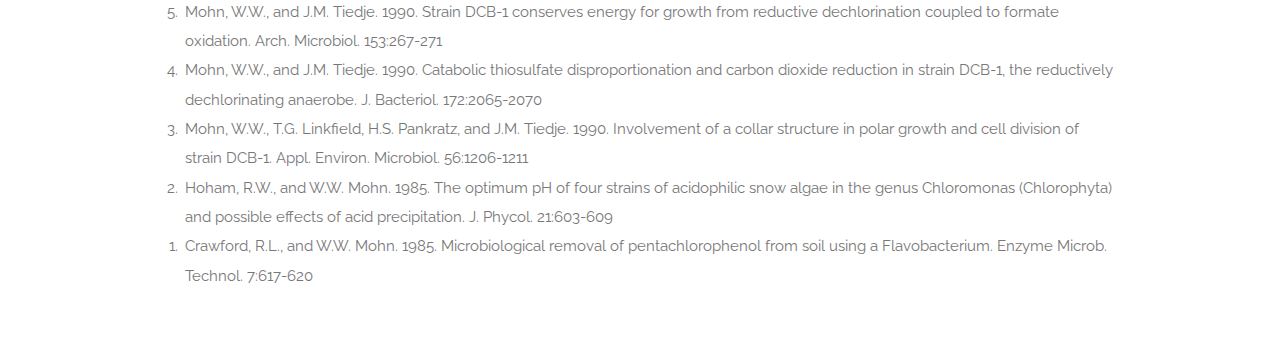
<file: publications.html>
<!DOCTYPE HTML>
<!--
	Retrospect by TEMPLATED
	templated.co @templatedco
	Released for free under the Creative Commons Attribution 3.0 license (templated.co/license)
-->
<html>
	<head>
		<title>Publications - Mohn Lab - University of British Columbia</title>
		<meta charset="utf-8" />
		<meta name="viewport" content="width=device-width, initial-scale=1" />
		<!--[if lte IE 8]><script src="assets/js/ie/html5shiv.js"></script><![endif]-->
		<link rel="stylesheet" href="assets/css/main.css" />
		<!--[if lte IE 8]><link rel="stylesheet" href="assets/css/ie8.css" /><![endif]-->
		<!--[if lte IE 9]><link rel="stylesheet" href="assets/css/ie9.css" /><![endif]-->
		<script src="https://ajax.googleapis.com/ajax/libs/jquery/1.12.0/jquery.min.js"></script>

	<script>
			var currentBackground = 0;
			var otherBackground = 1;
			var backgrounds = [];
			backgrounds[0] = 'images/pub1.jpg';
			backgrounds[1] = 'images/pub2.jpg';
			backgrounds[2] = 'images/pub3.jpg';
			backgrounds[3] = 'images/pub4.jpg';
			backgrounds[4] = 'images/pub5.jpg';

			function changeBackground() {
			    currentBackground++;
			    otherBackground ++;
			    if(currentBackground > 4 ) currentBackground = 0;

			    $('#pub_banner').fadeOut(250,function() {
			        $('#pub_banner').css({
			            'background-image' : "url('" + backgrounds[currentBackground] + "')"
			        });
			        $('#pub_banner').fadeIn(250);
			    });


			    setTimeout(changeBackground, 2500);
			}

			$(document).ready(function() {
			    setTimeout(changeBackground, 2500);        
			});

</script>
	</head>

	<body>

		<!-- Header -->
			<header id="header">
				<h1><a href="index.html">Mohn Lab Home</a></h1>
				<a href="#nav">Menu</a>
			</header>

		<!-- Nav -->
			<nav id="nav">
				<ul class="links">
					<li><a href="index.html">Home</a></li>
					<li><a href="bill.html">Bill Mohn</a></li>
					<li><a href="people.html">People</a></li>
					<li><a href="research.html">Research</a></li>
					<li><a href="publications.html">Publications</a></li>
					<li><a href="index.html#contact">Contact</a></li>
				</ul>
			</nav>

<!-- Main -->
	<section id="main" class="wrapper">
	<div id ="pub_title">
	<i class="icon fa-bar-chart"></i>
	<h2>Mohn Lab Publications</h2>
	</div>
	</section>

	<!-- Banner -->
<section id="pub_banner"></section>

<!-- Main -->
	<section id="main" class="wrapper">
	<div class="container">
<!-- begin publications list -->
<h2>Publication List</h2>
<ol reversed class="publications">
	<!-- ******  2016 -->
<li>Leung, H.T.C., Maas, K.R., Wilhelm, R.C., Mohn, W.W. 2016. Long-term effects of timber harvesting on hemicellulolytic microbial populations in coniferous forest soils. ISME J. 10, 363-375.<a href="http://www.nature.com/ismej/journal/v10/n2/abs/ismej2015118a.html">[link]</a></li>
	<!-- ******  2015 -->
<li>Cardenas, E., Kranabetter, J.M., Hope, G., Mass, K.R., Hallam, S., Mohn, W.W. 2015. Forest harvesting reduces the soil metagenomic potential for biomass decomposition. ISME J. 9, 2465-2476.<a href="http://www.nature.com/ismej/journal/v9/n11/full/ismej201557a.html">[link]</a></li>
<li>VanInsberghe, D., Maas, K.R., Cardenas, E., Strachan, C.R., Hallam, S.J., Mohn, W.W. 2015. Non-symbiotic <em>Bradyrhizobium</em> ecotypes dominate North American forest soils. ISME J. 9, 2435-2441.<a href="http://www.nature.com/ismej/journal/v9/n11/full/ismej201554a.html">[link]</a></li>
<li>Deslippe, J.R., Hartmann, M., Grayston, S.J., Simard, S.W., Mohn, W.W. 2015. Stable isotope probing implicates a species of <em>Cortinarius</em> in carbon transfer through ectomycorrhizal fungal mycelial networks in Arctic tundra. DOI: 10.1111/nph.13797<a href="http://stm.sciencemag.org/content/7/307/307ra152.abstract">[link]</a></li>
<li>Arrieta, M-C., Stiemsma, L.T., Dimitriu, P.A., Thorson, L., Russell, S., Yurist-Doutsch, S., Kuzejevic, B., Gold, M.J., Britton, H.M., Lefebvre, D.L., Subbarao, P., Mandhane, P., Becker, A., McNagny, K.M., Sears, M.R., Kollmann, T., the CHILD Study Investigators, Mohn, W.W., Turvey, S.E., Finlay, B. 2015. Early infancy microbial and metabolic alterations affect risk of childhood asthma. Science Translational Med. 7, pp. 307ra152.<a href="http://onlinelibrary.wiley.com/doi/10.1111/nph.13797/full">[link]</a></li>
<li>Crann, S.E., Fairley, C., Badulescu, D., Mohn, W.W., O'Doherty, K.C. 2015. Soils, microbes, and forest health: A qualitative analysis of social and institutional factors affecting genomic technology adoption. Tech. in Soc. 43, 1-9.<a href="http://www.sciencedirect.com/science/article/pii/S0160791X15000524">[link]</a></li>
<li>Ramón-García, S., Stewart, G.R.,Hui, Z.K., Mohn, W.W., Thompson, C.J. 2015. The mycobacterial P55 efflux pump is required for optimal growth on cholesterol. Virulence 6, 444-448.<a href="http://www.tandfonline.com/eprint/kjKU6JFqr52fBg6eRfwg/full">[link]</a></li>
<li>Sze, M.A., Dimitriu, P.A., Suzuki, M., McDonough, J.E., Campbell, J.D., Brothers, J.F., Erb-Downward, J.R., Huffnagle, G.B., Hayashi, S., Elliott, W.M., Cooper, J., Sin D.D., Lenburg, M.E., Spira, A., Mohn, W.W., Hogg, J.C., 2015. Host Response to the Lung Microbiome in Chronic Obstructive Pulmonary Disease. Am. J. Resp. Crit.Care Med.  192, 438-445.<a href="http://www.atsjournals.org/doi/abs/10.1164/rccm.201502-0223OC#.Vr4W-ebjWuA">[link]</a></li>
<li>Pickles, B.J., Twieg, B.D., O'Neill, G.A., Mohn, W.W., Simard, S.W. 2015. Local adaptation in migrated interior Douglas-fir seedlings is mediated by ectomycorrhizas and other soil factors. New Phytol. 207, 858-871.<a href="http://onlinelibrary.wiley.com/doi/10.1111/nph.13360/full">[link]</a></li>
<li>Russell, S.L., Gold, M.J., Reynolds, L.A., Willing, B.P., Dimitrui, P., Thrson, L., Redpath, S.A., Perona-Wright, G., Blanchet, M-R., Mohn, W.W., Finlay, B.B., McNagy, K.M. 2015. Perinatal antibiotic-induced shifts in gut microbiota have differential effects on inflammatory lung diseases. J. Allergy Clin. Immunol. 135, 100-109.<a href="http://www.sciencedirect.com/science/article/pii/S0091674914008938">[link]</a></li> 
<li>Zhu, S.H., Reuther, J., Liu, J., Crocker, F.H., Indest, K.J., Eltis, L.D., Mohn, W.W. 2015. The essential role of nitrogen limitation in expression of xplA and degradation of hexahydro-1,3,5-trinitro-1,3,5-triazine (RDX) in <em>Gordonia</em> sp. strain KTR9. Environ. Biotech. 99, 459-467.<a href="http://link.springer.com/article/10.1007/s00253-014-6013-z">[link]</a></li>
<li>Song, Y.Y., Simard, S.W., Carroll, A., Mohn, W.W., Zeng, R.S. 2015. Defoliation of interior Douglas-fir elicits carbon transfer and stress signalling to ponderosa pine neighbors through ectomycorrhizal networks. Scientific Reports 5, doi:10.1038/srep08495.<a href="http://www.nature.com/articles/srep08495?WT.ec_id=SREP-631-20150217">[link]</a></li>
<!-- ******  2014 -->
<li>Smolen, K.K., Ruck, C.E., Fortuno, E.S., Ho, K., Dimitriu, P., Mohn, W.W., Speert, D.P., Cooper, R.J., Esser, M., Goetghebuer, T., Marchant, A., Kollmann, T.R. 2014. Pattern recognition receptor-mediated cytokine response in infants across 4 continents. J. Allergy Clin. Immunol. 133, 818-826.<a href="http://www.sciencedirect.com/science/article/pii/S0091674913014875">[link]</a></li>
<li>Casabon, I., Swain, K., Crowe, A.M., Eltis, L.D., Mohn, W.W. 2014. Actinobacterial Acyl Coenzyme A Synthetases Involved in Steroid Side-Chain Catabolism. J. Bacteriol. 196, 579-587.<a href="http://jb.asm.org/content/196/3/579.short">[link]</a></li>
<li>Wilhelm, R., Szeitz, A., Klassen, T.L., Mohn, W.W. 2014. Sensitive, Efficient Quantitation of 13C-Enriched Nucleic Acids via Ultrahigh-Performance Liquid Chromatography–Tandem Mass Spectrometry for Applications in Stable Isotope Probing. Appl. Environ. Microbiol. 80, 7206-7211.<a href="http://aem.asm.org/content/80/23/7206.short">[link]</a></li>
<!-- ******  2013 -->
<li>VanInsberghe, D., Hartmann, M., Stewart G.R., Mohn, W.W. 2013. Isolation of a Substantial Proportion of Forest Soil Bacterial Communities Detected via Pyrotag Sequencing. Appl. Envrion. Microbiol. 79, 2096-2098.<a href="http://aem.asm.org/content/79/6/2096.short">[link]</a></li>
<li>Dimitriu, P.A., Boyce, G., Samarakoon, A., Hartmann, M., Johnson, P., Mohn, W.W. 2013. Temporal stability of the mouse gut microbiota in relation to innate and adaptive immunity. 5, 200-210.<a href="http://onlinelibrary.wiley.com/doi/10.1111/j.1758-2229.2012.00393.x/full">[link]</a></li> 
<li>Strachan, C.R., Singh, R., VanInsberghe, D., Ievdokymenko, K., Budwill, K., Mohn, W.W., Eltis, L.D., Hallam, S.J. 2014. Metagenomic scaffolds enable combinatorial lignin transformation. PNAS 111, 10143-10148.<a href="http://www.pnas.org/content/111/28/10143.full">[link]</a></li>
<li>Indest, K.J., Hancock, D.E., Jung, C.M., Eberly, J.O., Mohn, W.W., Eltis, L.D., Crocker, F.H. 2013. Role of Nitrogen Limitation in Transformation of RDX (Hexahydro-1,3,5-Trinitro-1,3,5-Triazine) by <em>Gordonia</em> sp. Strain KTR9. App. Environ. Microbiol. 79, 1746-1750.<a href="http://aem.asm.org/content/79/5/1746.short">[link]</a></li>
<li>Somalinga, V., Mohn, W.W. 2013. <em><em>Rhodococcus jostii</em></em> Porin A (RjpA) Functions in Cholate Uptake. Appl. Environ. Microbiol. 79, 6191-6193.<a href="http://aem.asm.org/content/79/19/6191.short">[link]</a></li>
<li>Casbon, I., Zhu, S-H., Otani, H., Liu, J., Mohn, W.W., Eltis, L.D. 2013. Regulation of the KstR2 regulon of <em>Mycobacterium tuberculosis</em> by a cholesterol catabolite. Mol. Microbiol. 89, 1201-1212.<a href="http://onlinelibrary.wiley.com/doi/10.1111/mmi.12340/full">[link]</a></li>

<li>Mohn WW, Wilbrink M, Casabon I, Stewart GR, Liu J, van der Geize R, Eltis LD. 2012. A gene cluster encoding cholate catabolism in <em>Rhodococcus spp.</em> J. Bacteriol. 194:6712-6719.<a href="http://jb.asm.org/content/194/24/6712.long">[link]</a></li>
<li>Deslippe, J.R., Hartmann, M., Simard, S.W., Mohn, W.W. 2012. Long-term warming alters the composition of Arctic soil microbial communities. 82, 303-315.<a href="https://femsec.oxfordjournals.org/content/82/2/303">[link]</a></li>
<li>Swain K, Casabon I, Eltis LD, Mohn WW. 2012. Two transporters essential for the reassimilation of novel cholate metabolites by <em><em>Rhodococcus jostii</em></em> RHA1. J. Bacteriol. 194, 6720-6727.<a href="http://jb.asm.org/content/194/24/6720.full">[link]</a></li>
<li>Dimitriu PA, Boyce G, Samarakoon A, Hartmann M, Johnson P, Mohn WW. 2012. Temporal stability of the mouse gut microbiota in relation to innate and adaptive immunity. Environ. Microbiol. Reports 5, 200-210.<a href="http://onlinelibrary.wiley.com/doi/10.1111/j.1758-2229.2012.00393.x/abstract">[link]</a></li>
<li> Chen H-P, Zhu S, Casabon I, Hallam SJ, Crocker F, Mohn WW, Indest K, Eltis LD. 2012. Genomic and transcriptomic studies of an RDX (hexahydro-1,3,5-trinitro-1,3,5-triazine)-degrading actinobacterium. Appl. Environ. Microbiol. 78, 7798-7800.<a href="http://aem.asm.org/content/78/21/7798.full">[link]</a></li>
<li> Patrauchan MA, Miyazawa D, LeBlanc JC, Aiga C, Florizone C, Dosanjh M, Davies JE, Eltis LD, Mohn WW. 2012. Proteomic Analysis of Carbon Starvation Survival in <em><em>Rhodococcus jostii</em></em> RHA1. Appl. Environ. Microbiol. 78:6714-6725.<a href="http://aem.asm.org/content/78/18/6714.long">[link]</a></li>
<li> Hartmann M, Howes CG, VanInsberghe D, Yu H, Bachar D, Christen R, Nilsson RH, Hallam SJ, Mohn WW. 2012. Significant and Persistent Impact of Timber Harvesting on Soil Microbial Communities in Northern Coniferous Forests. ISME J. 6:2199-2218.<a href="http://www.nature.com/ismej/journal/v6/n12/full/ismej201284a.html">[link]</a></li>
<li> Sze MA, Dimitriu PA, Hayashi S, Elliott WM, Gosselink JV, Cooper J, Sin DD, Mohn WW, Hogg JC. 2012. The Lung Tissue Microbiome in Chronic Obstructive Pulmonary Disease. American Journal of Respiratory and Critical Care Medicine. 185:1073-1080.<a href="http://www.atsjournals.org/doi/full/10.1164/rccm.201111-2075OC#.Vr4lLubjWuA">[link]</a></li>
<li> Finlay BB, Russell S, Gold M, Hartmann M, Willing B, Thorson L, Wlodarska M, Gill N, Blanchet M-R, Mohn WW, McNagny KM. 2012. Early life antibiotic-driven changes in microbiota enhance susceptibility to allergic asthma. EMBO Reports. 13(5):440-447.<a href="http://embor.embopress.org/content/13/5/440.long">[link]</a></li>

<li> Hartmann M, Howes CG, Veldre V, Schneider S, Vaishampayan PA, Yannarell AC, Quince C, Johansson P, Björkroth KJ, Abarenkov K, Mohn WW, Nilsson RH. 2011. V-RevComp: Automated high-throughput detection of reverse complementary 16S ribosomal RNA gene sequences in large environmental and taxonomic datasets. FEMS Microbiol. Ecol. 319:140-145.<a href="http://femsle.oxfordjournals.org/content/319/2/140.long">[link]</a></li>
<li> Robrock KR, Mohn WW, Eltis LD, Alvarez-Cohen L. 2011. Biphenyl and ethylbenzene dioxygenases of <em>Rhodococcus jostii</em> RHA1 transform PBDEs. Biotechnol. Bioeng. 108:313-321.<a href="http://onlinelibrary.wiley.com/doi/10.1002/bit.22952/abstract">[link]</a></li>
<li> Hall ER, Monti A, Mohn WW. 2011. Characterization and production of foam in the anoxic zone of a membrane enhanced biological phosphorus removal process. Water Environment Research 83:173-183.<a href="http://www.ingentaconnect.com/content/wef/wer/2011/00000083/00000002/art00010?token=0052117f739412f415d76552544703a2b592438382d253048296a7c2849266d656c62f56fac52b9f45">[link]</a></li>
<li> Deslippe JR, Hartmann M, Mohn WW, Simard SW. 2011. Long-term experimental manipulation of climate alters the ectomycorrhizal community of Betula nana in Arctic tundra. Global Change Biology 17:1625-1636.<a href="http://onlinelibrary.wiley.com/doi/10.1111/j.1365-2486.2010.02318.x/abstract">[link]</a></li>

<li> Hartmann M, Howes CG, Abarenkov K, Mohn WW, Nilsson RH., 2010. V-Xtractor: An open-source, high-throughput software tool to identify and extract hypervariable regions of small subunit (16S/18S) ribosomal RNA gene sequences. J. Microbiol. Meth. 83:250-253.<a href="http://www.sciencedirect.com/science/article/pii/S0167701210002745">[link]</a></li>
<li> Hara H, Stewart GR, Mohn WW. 2010. Involvement of a novel ABC transporter and monoalkyl phthalate ester hydrolase in phthalate ester catabolism by <em>Rhodococcus jostii</em> RHA1. Appl. Environ. Microbiol. 76:1516-1523.<a href="http://aem.asm.org/content/76/5/1516.short">[link]</a></li>
<li> Monti A, Hall ER, Mohn WW. 2010. A comparative study of bacterial community dynamics in enhanced biological phosphorus removal processes using membrane filtration or gravity sedimentation for solids-liquid separation. Water Research. 44:2703-2714.</li>
<li> Matieu J, Mohn WW, Eltis LD, LeBlanc J, Stewart G, Dresen C, Okamoto K, Alvarez PJJ. 2010. 7-Ketocholesterol Catabolism by <em>Rhodococcus jostii</em> RHA1. Appl. Environ. Microbiol. 76:352-355.</li>

<li> Capyk JK, Kalscheuer R, Stewart GR, Liu J, Kwon H, Zhao R, Okamoto S, Jacobs WR Jr, Eltis LD, Mohn WW. 2009. Mycobacterial cytochrome P450 125 (Cyp125) catalyzes the terminal hydroxylation of C27-steroids. J. Biol. Chem. 384:35534-35542.</li>
<li> Rosloniec KZ, Wilbrink M, Capyk JK, Mohn WW, Ostendorf M, van der Geize R, Dijkhuizen L, Eltis LD. 2009. Cytochrome P450 125 (CYP125) catalyzes C26-hydroxylation to initiate sterol side chain degradation in <em>Rhodococcus jostii</em> RHA1. Mol. Microbiol. 74:1031-1043.</li>
<li> Zaikova E, Walsh D, Stilwell C, Mohn WW, Tortell PD, Hallam SJ. 2009. Microbial community dynamics in a seasonally anoxic fjord: Saanich Inlet, British Columbia. Environ. Microbiol. 12:172-191.</li>
<li> Hartmann M, Lee S, Hallam SJ, Mohn WW. 2009. Bacterial, archaeal and eukaryal community structures throughout soil horizons of harvested and naturally disturbed forest stands. Environ. Microbiol. 11:3045-3062.</li>
<li> Mohn WW, van der Geize R, Stewart GR, Okamoto S, Liu J, Dijkhuizen L, Eltis LD. 2008. The actinobacterial mce4 locus encodes a steroid transporter. J. Biol. Chem. 283:35368-35374.</li>
<li> Hernandez MA, Mohn WW, Martinez E, Rost E, Alvarez AF, Alvarez HM. 2008. Biosynthesis of storage compounds by <em>Rhodococcus jostii</em> RHA1 and identification of key genes involved in their metabolism. BMC Genomics. 9:600.</li>
<li> Master ER, Agar NYR, Powlowski JB, Mohn WW, Eltis LD. 2008. Comparison of activities of biphenyl dioxygenases from psychrotolerant and mesophilic strains. Appl. Environ. Microbiol. 74(12):3908-3911.</li>
<li> LeBlanc JC, Goncalves ER, Mohn WW. 2008. Global response to desiccation stress in the soil actinomycete <em>Rhodococcus jostii</em> RHA1. Appl. Environ. Microbiol. 74(9):2627-2636.</li>
<li> Neufeld JD, Li J, Mohn WW. 2008. Scratching the surface of the rare biosphere with ribosomal sequence tag primers. FEMS Microbiol. Lett. 283(2):146-153.</li>
<li> Smith DJ, Patrauchan MA Florizone C, Eltis LD, Mohn WW. 2008. Distinct roles for two CYP226 family cytochromes P450 in abietane diterpenoid catabolism by Burkholderia xenovorans LB400. J. Bacteriol. 190(5):1575-1583.</li>
<li> Smith NR, Kishchuk BE, Mohn WW. 2008 Effects of wildfire and harvest disturbances on forest soil bacterial communities. Appl. Environ. Microbiol. 74:216-224.</li>
<li> Patrauchan MA, Florizone C, Eapen S, Gomez-Gil L, Sethuraman B, Fukuda M, Davies J, Mohn WW, Eltis LD. 2008. The roles of ring-hydroxylating dioxygenases in styrene and benzene catabolism in Rhodococcus sp. RHA1. J. Bacteriol. 190:37-47.</li>
<li> Hoham RW, Fey FM, Mohn WW, Felio JH, Todd S, Duncan JE, Banghart JB. 2007. The optimum temperature of three species of green Chloromonas snow algae from Upstate New York and the White Mountains, Arizona. Arctic, Antarctic and Alpine Research 40:355-363.</li>
<li> Sharp JO, Sales CM, LeBlanc JC, Liu J, Wood TK, Eltis LD, Mohn WW, Alvarez-Cohen L. 2007. An Inducible Propane Monooxygenase is responsible for N-nitrosodimethylamine degradation by Rhodococcus sp. RHA1. Appl. Environ. Microbiol. 73: 6930-6938.</li>
<li> Smith DJ, Park J, Tiedje JM, Mohn WW. 2007. A large gene cluster in Burkholderia xenovorans encoding abietane diterpenoid metabolism. J. Bacteriol. 190(5):1575-1583.</li>
<li> van der Geize R, Heuser T, Hara H, Wilbrink MH, Yam K, Anderton MC, Sim E, Davies JE, Dijkhuizen L, Mohn WW, Eltis LD. 2007. A gene cluster encoding cholesterol catabolism in a soil actinomycete provides insight into Mycobacterium tuberculosis survival in macrophages. Proc. Nat. Acad. Sci. USA 104:1947-1952.</li>
<li> Hara H, Eltis LE, Davies JE, Mohn WW. 2007. Transcriptomic analysis reveals a bifurcated terephthalate degradation pathway in Rhodococcus sp. RHA1. J. Bacteriol. 189:1641-1647.</li>
<li> McLeod MM, Warren RL, Hsiao WWL, Araki N, Myhre M, Fernandes C, Miyazawa D, Wong W, Lillquist AL, Wang D, Dosanjh M, Hara H, Petrescu A, Morin RD, Yang G, Stott JM, Schein JE, Shin H, Smailus D, Siddiqui AS, Marra MA, Jones SJM, Holt R, Brinkman FSL, Miyauchi K, Fukuda M, Davies JE, Mohn WW, Eltis LD. 2006. The complete genome of Rhodococcus sp. RHA1 provides insights into a catabolic powerhouse. Proc Nat Acad Sci USA 103(42):15582-15587.</li>
<li> Goncalves ER, Hara H, Miyazawa D, Davies JE, Eltis LD, Mohn WW. 2006. Transcriptomic assessment of isozymes in the biphenyl pathway of Rhodococcus sp. RHA1. Appl. Environ. Microbiol. 72(9):6183-6193.</li>
<li> Couture, M.M.-J., V.J.J. Martin, W.W. Mohn &amp; L.D. Eltis. 2006. Characterization of DitA3, the [Fe3S4] ferredoxin of an aromatic ring-hydroxylating dioxygenase from a diterpenoid degrading microorganism. Biochimica et Biophysica Acta, 1764:1462-1469.</li>
<li> Mohn WW, Garmendia J, Galvao TC &amp; V de Lorenzo. 2006. Surveying biotransformations with a la carte genetic traps: translating dehydrochlorination of lindane (gamma-hexachlorocyclohexane) into lacZ-based phenotypes. Environ. Microbiol. 8(3):546-55.</li>
<li> Neufeld JD, Mohn WW &amp; V de Lorenzo. 2006. Composition of microbial communities in hexachlorocyclohexane (HCH) contaminated soil from Spain revealed by a habitat-specific microarray. Environ. Microbiol. 8(1):126-40.</li>
<li> Mohn WW, Mertens B, Neufeld JD, Verstraete W &amp; V de Lorenzo. 2006. Distribution and phylogeny of hexachlorocyclohexane-degrading bacteria in soils from Spain. Environ. Microbiol. 8(1)60-8.</li>
<li> Neufeld J.D. &amp; W.W. Mohn. 2006. Mohn Unexpectedly high bacterial diversity in arctic tundra relative to boreal forest soils, revealed with serial analysis of ribosomal sequence tags. Appl. Environ. Microbiol. 71(10):5710-8.</li>
<li> Navarro-Llorens JM, Patrauchan MA, Stewart GR, Davies JE, Eltis LE &amp; Mohn WW. 2005. Phenylacetate catabolism in Rhodococcus sp. RHA1: a central pathway for degradation of aromatic compounds. J. Bacteriol. 187(13):4498-504 .</li>
<li> Galvao TC, Mohn WW, de Lorenzo V. 2005. Exploring the Microbial Biodegradation and Biotransformation Gene Pool. Trends Biotechnol. 23(10):497-506.</li>
<li> Neufeld, J.D. &amp; W.W. Mohn. 2005. Fluorophore-labeled primers improve the sensitivity, versatility and normalization of denaturing gradient gel electrophoresis. Appl. Environ. Microbiol. 71(8):4893-6.</li>
<li> Patrauchan MA, Florizone C, Dosanjh M, Mohn WW, Davies J, Eltis LD. 2005. The catabolism of benzoate and phthalate by a shared beta-ketoadipate pathway in Rhodococcus RHA1. J. Bacteriol. 187(12):4050-63.</li>
<li> Master, E.R., J.J. McKinlay, G.R. Stewart &amp; W.W. Mohn. 2005 Biphenyl uptake by psychrotolerant Pseudomonas sp. strain Cam-1 and mesophilic Burkholderia sp. strain LB400. Can. J. Microbiol. 51(5):399-404.</li>
<li> Smith, D.J., V.J.J. Martin &amp; W.W. Mohn. 2004. A Cytochrome P450 Involved in the Metabolism of Abietane Diterpenoids by Pseudomonas abietaniphila BKME-9. J. Bacteriol. 186(11):3631-3639.</li>
<li> Warren R, Hsiao WWL, Kudo H, Myhre M, Dosanjh M, Petrescu A, Kobayashi H, Shimizu S, Miyauchi K, Masai E, Yang G, Stott JM, Schein JE, Shin H, Khattra J, Smailus D, Butterfield YS, Siddiqui A, Holt R, Marra MA, Jones SJM, Mohn WW, Brinkman FSL, Fukuda M, Davies J, and Eltis LD. 2004. Functional Characterization of a Catabolic Plasmid from PCB-Degrading Rhodococcus sp. RHA1. J. Bacteriol. 186(22):7783-7795.</li>
<li> Neufeld, J.D., Z. Yu, W. Lam &amp; W.W. Mohn. 2004. Serial analysis of ribosomal sequence tags (SARST): a high-throughput method for profiling complex microbial communities. Environ. Microbiol. 6(2):131-144.</li>
<li> Leckie S.E., C.E. Prescott, S.J. Grayston, J.D. Neufeld, &amp; W.W. Mohn. 2003. Comparison of chloroform fumigation-extraction, phospholipid fatty acid, and DNA methods to determine microbial biomass in forest humus. Soil Biol. Biochem. 36(3):529-532.</li>
<li> Smith, N.R, Z. Yu &amp; W.W. Mohn. 2003. Stability of the bacterial community in a pulp mill effluent treatment system during normal operation and a system shutdown. Water Res. 37(20):4873-4884.</li>
<li> Leckie S.E., C.E. Prescott, S.J. Grayston, J.D. Neufeld, &amp; W.W. Mohn. 2003. Characterization of humus microbial communities in adjacent forest types that differ in nitrogen availability. Microbial Ecol. 48(1):29-40.</li>
<li> Kuipers, B., W.R. Cullen &amp; W.W. Mohn. 2003. Reductive dechlorination of weathered Aroclor 1260 during anaerobic biotreatment of Arctic soils. Can. J. Microbiol. 49(1): 9-14.</li>
<li> Eriksson, M., E. Sodersten, Z. Yu, G. Dalhammar &amp; W.W. Mohn. 2003. Degradation of polycyclic aromatic hydrocarbons at low temperature under aerobic and nitrate-reducing conditions in enrichment cultures from northern soils. Appl. Environ. Microbiol. 69(1): 275-284.</li>
<li> Thomassin-Lacroix, E.J.M., M. Eriksson, K.J. Reimer and &amp; W.W. Mohn. 2002. Biostimulation and bioaugmentation for on-site treatment of weathered diesel fuel in Arctic soil. Appl. Microbiol. Biotechnol. 59(4-5):551-556.</li>
<li> Eriksson, M., G. Dalhammar &amp; W.W. Mohn. 2002. Bacterial growth and biofilm production on pyrene. FEMS Microbiol. Ecol. 40(1):21-27.</li>
<li> Master, E.R., V.W.-M. Lai, B. Kuipers, W.R. Cullen &amp; W.W. Mohn. 2001. Sequential anaerobic-aerobic treatment of soil contaminated with weathered Aroclor 1260. Environ. Sci. Technol. 36(1):100-103.</li>
<li> Yu, Z. &amp; W.W. Mohn. Bioaugmentation with the resin acid-degrading bacterium Zoogloea resiniphila DhA-35 to counteract pH stress in an aerated lagoon treating pulp and paper mill effluent. Water Res. 36(11):2793-2801.</li>
<li> Thomassin-Lacroix, E.J.M., Z. Yu, M. Eriksson, K.J. Reimer &amp; W.W. Mohn. 2001. DNA- and culture-based characterization of a hydrocarbon-degrading consortium enriched from Arctic soil. Can. J. Microbiol., 47(12):1107-1115.</li>
<li> Eriksson, M., J.-O. Ka &amp; W.W. Mohn. 2001. Effects of low temperature and freeze-thaw cycles on hydrocarbon biodegradation in Arctic tundra soil. Appl. Environ. Microbiol. 67:5107-5112.</li>
<li> Muttray, A.F., Z. Yu &amp; W.W. Mohn. 2001. Population dynamics and metabolic activity of Pseudomonas abeitaniphila BKME-9 within pulp mill wastewater microbial communities assayed by competitive PCR and RT-PCR. FEMS Microbiol. Ecol. 38(1):21-31.</li>
<li> Yu, Z. &amp; W.W. Mohn. 2001. Bacterial diversity and community structure in an aerated lagoon revealed by ribosomal intergenic spacer analysis and 16S ribosomal DNA sequencing. Appl. Environ. Microbiol. 67:1565-1574.</li>
<li> Master, E.R. &amp; W.W. Mohn. 2001. Induction of bphA, encoding biphenyl dioxygenase, in two polychlorinated biphenyl-degrading bacteria, psychrotolerant Pseudomonas strain Cam-1 and mesophilic Burkholderia strain LB400. Appl. Environ. Microbiol. 67(6):2669-2676.</li>
<li> Mohn, W.W., C.Z. Radziminski, M.-C. Fortin &amp; K.J. Reimer. 2001. On site bioremediation of hydrocarbon-contaminated Arctic tundra soils in inoculated biopiles. Appl. Microbiol. Biotechnol. 57(1-2):242-247.</li>
<li> Yu, Z. &amp; W.W. Mohn. 2001. Bioaugmentation with resin-acid-degrading bacteria enhances resin acid removal in sequencing batch reactors treating pulp mill effluents. Water Res. 35:883-890.</li>
<li> Ka, J.O., Z. Yu &amp; W.W. Mohn. 2001. Monitoring the size and metabolic activity of the bacterial community during biostimulation of fuel-contaminated soil using competitive PCR and RT-PCR. Microbial Ecol., 42(3):267-273.</li>
<li> Martin, V.J.J. &amp; W.W. Mohn. 2000. Genetic investigation of the catabolic pathway for the degradation of abietane diterpenoids by Pseudomonas abietaniphila BKME-9. J. Bacteriol. 182:3784-3793.</li>
<li> Yu, Z., G.R. Stewart &amp; W.W. Mohn. 2000. Apparent contradiction: psychrotolerant bacteria from hydrocarbon-contaminated Arctic tundra soils that degrade diterpenoids synthesized by trees. Appl. Environ. Microbiol. 66:5148-5154.</li>
<li> Mohn, W.W. &amp; G.R. Stewart. 2000. Limiting factors for hydrocarbon biodegradation at low temperature in Arctic soils. Soil Biol. Biochem. 32:1161-1172.</li>
<li> Muttray, A.F. &amp; W.W. Mohn. 2000. Quantitation of the population size and metabolic activity of a resin acid-degrading bacterium in activated sludge using slot blot hybridization to measure the rRNA:rDNA ratio. Microbial Ecol. 38:348-357.</li>
<li> Mohn, W.W., V. Martin &amp; Z. Yu. 1999. Biochemistry and ecology of resin acid biodegradation in pulp and paper mill effluent treatment systems. Wat. Sci. Technol. 40:273-280.</li>
<li> Martin, V.J.J. &amp; W.W. Mohn. 1999. Recent advances in understanding resin acid biodegradation: microbial diversity and metabolism. Arch. Microbiol. 172:131-138.</li>
<li> Kuipers, B., W.R. Cullen &amp; W.W. Mohn. 1999. Reductive Dechlorination of nonachlorobiphenyls and selected octachlorobiphenyls by microbial enrichment cultures. Environ. Sci. Technol. 33:3579-3585.</li>
<li> Mohn, W.W., Z. Yu, E.R.B. Moore &amp; A.F. Muttray. 1999. Lessons learned from Spingomonas species that degrade abietane triterpenoids. J. Indust. Microbiol. Biotechnol. 23:374-379.</li>
<li> Yu, Z, V.J.J. Martin &amp; W.W. Mohn. 1999. Occurrence of two resin acid-degrading bacteria and a gene encoding resin acid biodegradation in pulp and paper mill effluent biotreatment systems assayed by PCR. Microbial Ecol. 38:114-125</li>
<li> Martin, V.J.J. and W.W. Mohn. 1999. A novel aromatic-ring-hydroxylating dioxygenase from the diterpenoid-degrading bacterium Pseudomonas abietaniphila BKME-9. J. Bacteriol. 181(9):2675-2682.</li>
<li> Louie, T.M. &amp; W.W. Mohn. 1999. Evidence for a chemisomotic model of halorespiration in Desulfomonile tiedjei DCB-1. J. Bacteriol. 181:40-46.</li>
<li> Mohn, W.W., A.E. Wilson, P. Bicho &amp; E.R.B. Moore. 1999. Physiological and phylogenetic diversity of bacteria growing on resin acids. Syst. Appl. Microbiol. 22:68-78</li>
<li> Yu, Z. and W.W. Mohn. 1999. Killing two birds with one stone: simultaneous extraction of DNA and RNA from activated sludge biomass. Can. J. Microbiol. 45:269-272</li>
<li> Yu, Z. and W.W. Mohn. 1999. Isolation and characterization of thermophilic bacteria capable of degrading dehydroabietic acid. Can. J. Microbiol. 45:513-520</li>
<li> Martin, V.J.J. and W.W. Mohn. 1999. An alternative inverse PCR (IPCR) method to amplify DNA sequences flanking TN5 transposon insertions. J. Microbiological Methods. 35:163-166</li>
<li> Master, E.R. and W.W. Mohn. 1998. Psychrotolerant bacteria isolated from Arctic soil that degrade polychlorinated biphenyls at low temperatures. Appl. Environ. Microbiol. 64:4823-4829</li>
<li> Muttray, A.F. &amp; W.W. Mohn. 1998. RNA/DNA ratio as an indicator of metabolic activity in resin acid-degrading bacteria. Wat. Sci. Technol. 37:89-93</li>
<li> Louie, T.M., S. Ni, L. Xun &amp; W.W. Mohn. 1997. Purification, characterization and gene sequence analysis of a novel cytochrome c co-induced with reductive dechlorination in Desulfomonile tiedjei DCB-1. Arch. Microbiol. 168:520-527.</li>
<li> Mohn, W.W., K. Westerberg, W.R. Cullen &amp; K.J. Reimer. 1997. Aerobic biodegradation of biphenyl and polychlorinated biphenyls (PCBs) by Arctic soil microorganisms. Appl. Environ. Microbiol. 63:3378-3384</li>
<li> Mohn, W.W. &amp; Stewart, G.R. 1997. Bacterial metabolism of chlorinated dehydroabietic acids occurring in pulp and paper mill effluents. Appl. Environ. Microbiol. 63:3014-3020</li>
<li> Mohn, W.W. 1997. Indirect bioremediation: biodegradation of hydrocarbons on a commercial sorbent. Biodegradation 8:15-19.</li>
<li> Wilson, A.E. J., E.R.B. Moore and W.W. Mohn. 1996. Isolation and characterization of isopimaric acid-degrading bacteria from a sequencing batch reactor. Appl. Environ. Microbiol. 62:3146-3151</li>
<li> Mohn, W.W. 1995. Bacteria obtained from a sequencing batch reactor that are capable of growth on dehydroabietic acid. Appl. Environ. Microbiol. 61:2145-2150</li>
<li> Mohn, W.W., and R.M. Teather. 1995. Partial purification and characterization of Bfi57I and Bfi89I, restriction endonucleases form different strains of Butyrivibrio fibrisolvens. Gene 155:131-132</li>
<li> Cole, J.R., A.L. Cascarelli, W.W. Mohn, and J.M. Tiedje. 1994. Isolation and characterization of a novel bacterium growing via reductive dehalogenation of 2-chlorophenol. Appl. Environ. Microbiol. 60:3536-3542</li>
<li> Mohn, W.W., and K.J. Kennedy. 1992. Reductive dehalogenation of chlorophenols by Desulfomonile tiedjei DCB-1. Appl. Environ. Microbiol. 58:1367-1370</li>
<li> Mohn, W.W., and K.J. Kennedy. 1992. Limited degradation of chlorophenols by anaerobic sludge granules. Appl. Environ. Microbiol. 58:2131-2136</li>
<li>Mohn, W.W., and J.M. Tiedje. 1992. Microbial Reductive Dehalogenation. Microbiol. Rev. 56:482-507</li>
<li>Morris, P.J., W.W. Mohn, J.F. Quensen III, J.M. Tiedje, and S.A. Boyd. 1992. Establishment of a PCB-degrading enrichment culture with predominantly meta-dechlorination. Appl. Environ. Microbiol. 58:3088-3094</li>
<li>Kennedy, K.J., J. Lu, and W.W. Mohn. 1992. Biosorption of chlorophenols to anaerobic granular sludge. Water Res. 26:1085-1092</li>
<li>Mohn, W.W., and J.M. Tiedje. 1991. Evidence for chemiosmotic coupling of reductive dechlorination and ATP synthesis in Desulfomonile tiedjei. Arch. Microbiol. 157:1-6</li>
<li>Mohn, W.W., and J.M. Tiedje. 1990. Strain DCB-1 conserves energy for growth from reductive dechlorination coupled to formate oxidation. Arch. Microbiol. 153:267-271</li>
<li>Mohn, W.W., and J.M. Tiedje. 1990. Catabolic thiosulfate disproportionation and carbon dioxide reduction in strain DCB-1, the reductively dechlorinating anaerobe. J. Bacteriol. 172:2065-2070</li>
<li>Mohn, W.W., T.G. Linkfield, H.S. Pankratz, and J.M. Tiedje. 1990. Involvement of a collar structure in polar growth and cell division of strain DCB-1. Appl. Environ. Microbiol. 56:1206-1211</li>
<li>Hoham, R.W., and W.W. Mohn. 1985. The optimum pH of four strains of acidophilic snow algae in the genus Chloromonas (Chlorophyta) and possible effects of acid precipitation. J. Phycol. 21:603-609</li>
<li>Crawford, R.L., and W.W. Mohn. 1985. Microbiological removal of pentachlorophenol from soil using a Flavobacterium. Enzyme Microb. Technol. 7:617-620 </li>	
</ol>

<!-- end publications list -->

				</div>
			</section>

		<!-- Footer -->
			<footer id="footer">
				<!-- <div class="inner">
					<ul class="icons">
						<li><a href="#" class="icon fa-facebook">
							<span class="label">Facebook</span>
						</a></li>
						<li><a href="#" class="icon fa-twitter">
							<span class="label">Twitter</span>
						</a></li>
						<li><a href="#" class="icon fa-instagram">
							<span class="label">Instagram</span>
						</a></li>
						<li><a href="#" class="icon fa-linkedin">
							<span class="label">LinkedIn</span>
						</a></li>
					</ul>
					<ul class="copyright">
						<li>&amp;copy; Untitled.</li>
						<li>Images: <a href="http://unsplash.com">Unsplash</a>.</li>
						<li>Design: <a href="http://templated.co">TEMPLATED</a>.</li>
					</ul>
				</div> -->
			</footer>

		<!-- Scripts -->
			<script src="assets/js/jquery.min.js"></script>
			<script src="assets/js/skel.min.js"></script>
			<script src="assets/js/util.js"></script>
			<!--[if lte IE 8]><script src="assets/js/ie/respond.min.js"></script><![endif]-->
			<script src="assets/js/main.js"></script>

	</body>
</html>
</file>
<file: assets/css/ie9.css>
/*
	Retrospect by TEMPLATED
	templated.co @templatedco
	Released for free under the Creative Commons Attribution 3.0 license (templated.co/license)
*/

/* Feature */

	.feature .image {
		width: 48%;
		float: left;
	}

	.feature .content {
		width: 52%;
		float: left;
	}

	.feature:after {
		content: '';
		display: block;
		clear: both;
	}
</file>
<file: assets/css/main.css>
@charset "UTF-8";
@import url(font-awesome.min.css);
@import url("https://fonts.googleapis.com/css?family=Raleway:400,500,700");

/*
	Retrospect by TEMPLATED
	templated.co @templatedco
	Released for free under the Creative Commons Attribution 3.0 license (templated.co/license)
*/

/* Reset */

	html, body, div, span, applet, object, iframe, h1, h2, h3, h4, h5, h6, p, blockquote, pre, a, abbr, acronym, address, big, cite, code, del, dfn, em, img, ins, kbd, q, s, samp, small, strike, strong, sub, sup, tt, var, b, u, i, center, dl, dt, dd, ol, ul, li, fieldset, form, label, legend, table, caption, tbody, tfoot, thead, tr, th, td, article, aside, canvas, details, embed, figure, figcaption, footer, header, hgroup, menu, nav, output, ruby, section, summary, time, mark, audio, video {
		margin: 0;
		padding: 0;
		border: 0;
		font-size: 100%;
		font: inherit;
		vertical-align: baseline;
	}

	article, aside, details, figcaption, figure, footer, header, hgroup, menu, nav, section {
		display: block;
	}

	body {
		line-height: 1;
	}

	ol, ul {
		list-style: none;
	}

	blockquote, q {
		quotes: none;
	}

	blockquote:before, blockquote:after, q:before, q:after {
		content: '';
		content: none;
	}

	table {
		border-collapse: collapse;
		border-spacing: 0;
	}

	body {
		-webkit-text-size-adjust: none;
	}

/* Box Model */

	*, *:before, *:after {
		-moz-box-sizing: border-box;
		-webkit-box-sizing: border-box;
		box-sizing: border-box;
	}

/* Containers */

	.container {
		margin-left: auto;
		margin-right: auto;
	}

	.container.\31 25\25 {
		width: 100%;
		max-width: 100em;
		min-width: 80em;
	}

	.container.\37 5\25 {
		width: 60em;
	}

	.container.\35 0\25 {
		width: 40em;
	}

	.container.\32 5\25 {
		width: 20em;
	}

	.container {
		width: 80em;
	}

	@media screen and (max-width: 1680px) {

		.container.\31 25\25 {
			width: 100%;
			max-width: 100em;
			min-width: 80em;
		}

		.container.\37 5\25 {
			width: 60em;
		}

		.container.\35 0\25 {
			width: 40em;
		}

		.container.\32 5\25 {
			width: 20em;
		}

		.container {
			width: 80em;
		}

	}

	@media screen and (max-width: 1280px) {

		.container.\31 25\25 {
			width: 100%;
			max-width: 81.25em;
			min-width: 65em;
		}

		.container.\37 5\25 {
			width: 48.75em;
		}

		.container.\35 0\25 {
			width: 32.5em;
		}

		.container.\32 5\25 {
			width: 16.25em;
		}

		.container {
			width: 65em;
		}

	}

	@media screen and (max-width: 980px) {

		.container.\31 25\25 {
			width: 100%;
			max-width: 112.5%;
			min-width: 90%;
		}

		.container.\37 5\25 {
			width: 67.5%;
		}

		.container.\35 0\25 {
			width: 45%;
		}

		.container.\32 5\25 {
			width: 22.5%;
		}

		.container {
			width: 90% !important;
		}

	}

	@media screen and (max-width: 736px) {

		.container.\31 25\25 {
			width: 100%;
			max-width: 112.5%;
			min-width: 90%;
		}

		.container.\37 5\25 {
			width: 67.5%;
		}

		.container.\35 0\25 {
			width: 45%;
		}

		.container.\32 5\25 {
			width: 22.5%;
		}

		.container {
			width: 90% !important;
		}

	}

	@media screen and (max-width: 480px) {

		.container.\31 25\25 {
			width: 100%;
			max-width: 112.5%;
			min-width: 90%;
		}

		.container.\37 5\25 {
			width: 67.5%;
		}

		.container.\35 0\25 {
			width: 45%;
		}

		.container.\32 5\25 {
			width: 22.5%;
		}

		.container {
			width: 90% !important;
		}

	}

/* Grid */

	.row {
		border-bottom: solid 1px transparent;
		-moz-box-sizing: border-box;
		-webkit-box-sizing: border-box;
		box-sizing: border-box;
	}

	.row > * {
		float: left;
		-moz-box-sizing: border-box;
		-webkit-box-sizing: border-box;
		box-sizing: border-box;
	}

	.row:after, .row:before {
		content: '';
		display: block;
		clear: both;
		height: 0;
	}

	.row.uniform > * > :first-child {
		margin-top: 0;
	}

	.row.uniform > * > :last-child {
		margin-bottom: 0;
	}

	.row.\30 \25 > * {
		padding: 0 0 0 0em;
	}

	.row.\30 \25 {
		margin: 0 0 -1px 0em;
	}

	.row.uniform.\30 \25 > * {
		padding: 0em 0 0 0em;
	}

	.row.uniform.\30 \25 {
		margin: 0em 0 -1px 0em;
	}

	.row > * {
		padding: 0 0 0 2em;
	}

	.row {
		margin: 0 0 -1px -2em;
	}

	.row.uniform > * {
		padding: 2em 0 0 2em;
	}

	.row.uniform {
		margin: -2em 0 -1px -2em;
	}

	.row.\32 00\25 > * {
		padding: 0 0 0 4em;
	}

	.row.\32 00\25 {
		margin: 0 0 -1px -4em;
	}

	.row.uniform.\32 00\25 > * {
		padding: 4em 0 0 4em;
	}

	.row.uniform.\32 00\25 {
		margin: -4em 0 -1px -4em;
	}

	.row.\31 50\25 > * {
		padding: 0 0 0 3em;
	}

	.row.\31 50\25 {
		margin: 0 0 -1px -3em;
	}

	.row.uniform.\31 50\25 > * {
		padding: 3em 0 0 3em;
	}

	.row.uniform.\31 50\25 {
		margin: -3em 0 -1px -3em;
	}

	.row.\35 0\25 > * {
		padding: 0 0 0 1em;
	}

	.row.\35 0\25 {
		margin: 0 0 -1px -1em;
	}

	.row.uniform.\35 0\25 > * {
		padding: 1em 0 0 1em;
	}

	.row.uniform.\35 0\25 {
		margin: -1em 0 -1px -1em;
	}

	.row.\32 5\25 > * {
		padding: 0 0 0 0.5em;
	}

	.row.\32 5\25 {
		margin: 0 0 -1px -0.5em;
	}

	.row.uniform.\32 5\25 > * {
		padding: 0.5em 0 0 0.5em;
	}

	.row.uniform.\32 5\25 {
		margin: -0.5em 0 -1px -0.5em;
	}

	.\31 2u, .\31 2u\24 {
		width: 100%;
		clear: none;
		margin-left: 0;
	}

	.\31 1u, .\31 1u\24 {
		width: 91.6666666667%;
		clear: none;
		margin-left: 0;
	}

	.\31 0u, .\31 0u\24 {
		width: 83.3333333333%;
		clear: none;
		margin-left: 0;
	}

	.\39 u, .\39 u\24 {
		width: 75%;
		clear: none;
		margin-left: 0;
	}

	.\38 u, .\38 u\24 {
		width: 66.6666666667%;
		clear: none;
		margin-left: 0;
	}

	.\37 u, .\37 u\24 {
		width: 58.3333333333%;
		clear: none;
		margin-left: 0;
	}

	.\36 u, .\36 u\24 {
		width: 50%;
		clear: none;
		margin-left: 0;
	}

	.\35 u, .\35 u\24 {
		width: 41.6666666667%;
		clear: none;
		margin-left: 0;
	}

	.\34 u, .\34 u\24 {
		width: 33.3333333333%;
		clear: none;
		margin-left: 0;
	}

	.\33 u, .\33 u\24 {
		width: 25%;
		clear: none;
		margin-left: 0;
	}

	.\32 u, .\32 u\24 {
		width: 16.6666666667%;
		clear: none;
		margin-left: 0;
	}

	.\31 u, .\31 u\24 {
		width: 8.3333333333%;
		clear: none;
		margin-left: 0;
	}

	.\31 2u\24 + *,
	.\31 1u\24 + *,
	.\31 0u\24 + *,
	.\39 u\24 + *,
	.\38 u\24 + *,
	.\37 u\24 + *,
	.\36 u\24 + *,
	.\35 u\24 + *,
	.\34 u\24 + *,
	.\33 u\24 + *,
	.\32 u\24 + *,
	.\31 u\24 + * {
		clear: left;
	}

	.\-11u {
		margin-left: 91.66667%;
	}

	.\-10u {
		margin-left: 83.33333%;
	}

	.\-9u {
		margin-left: 75%;
	}

	.\-8u {
		margin-left: 66.66667%;
	}

	.\-7u {
		margin-left: 58.33333%;
	}

	.\-6u {
		margin-left: 50%;
	}

	.\-5u {
		margin-left: 41.66667%;
	}

	.\-4u {
		margin-left: 33.33333%;
	}

	.\-3u {
		margin-left: 25%;
	}

	.\-2u {
		margin-left: 16.66667%;
	}

	.\-1u {
		margin-left: 8.33333%;
	}

	@media screen and (max-width: 1680px) {

		.row > * {
			padding: 0 0 0 2em;
		}

		.row {
			margin: 0 0 -1px -2em;
		}

		.row.uniform > * {
			padding: 2em 0 0 2em;
		}

		.row.uniform {
			margin: -2em 0 -1px -2em;
		}

		.row.\32 00\25 > * {
			padding: 0 0 0 4em;
		}

		.row.\32 00\25 {
			margin: 0 0 -1px -4em;
		}

		.row.uniform.\32 00\25 > * {
			padding: 4em 0 0 4em;
		}

		.row.uniform.\32 00\25 {
			margin: -4em 0 -1px -4em;
		}

		.row.\31 50\25 > * {
			padding: 0 0 0 3em;
		}

		.row.\31 50\25 {
			margin: 0 0 -1px -3em;
		}

		.row.uniform.\31 50\25 > * {
			padding: 3em 0 0 3em;
		}

		.row.uniform.\31 50\25 {
			margin: -3em 0 -1px -3em;
		}

		.row.\35 0\25 > * {
			padding: 0 0 0 1em;
		}

		.row.\35 0\25 {
			margin: 0 0 -1px -1em;
		}

		.row.uniform.\35 0\25 > * {
			padding: 1em 0 0 1em;
		}

		.row.uniform.\35 0\25 {
			margin: -1em 0 -1px -1em;
		}

		.row.\32 5\25 > * {
			padding: 0 0 0 0.5em;
		}

		.row.\32 5\25 {
			margin: 0 0 -1px -0.5em;
		}

		.row.uniform.\32 5\25 > * {
			padding: 0.5em 0 0 0.5em;
		}

		.row.uniform.\32 5\25 {
			margin: -0.5em 0 -1px -0.5em;
		}

		.\31 2u\28xlarge\29, .\31 2u\24\28xlarge\29 {
			width: 100%;
			clear: none;
			margin-left: 0;
		}

		.\31 1u\28xlarge\29, .\31 1u\24\28xlarge\29 {
			width: 91.6666666667%;
			clear: none;
			margin-left: 0;
		}

		.\31 0u\28xlarge\29, .\31 0u\24\28xlarge\29 {
			width: 83.3333333333%;
			clear: none;
			margin-left: 0;
		}

		.\39 u\28xlarge\29, .\39 u\24\28xlarge\29 {
			width: 75%;
			clear: none;
			margin-left: 0;
		}

		.\38 u\28xlarge\29, .\38 u\24\28xlarge\29 {
			width: 66.6666666667%;
			clear: none;
			margin-left: 0;
		}

		.\37 u\28xlarge\29, .\37 u\24\28xlarge\29 {
			width: 58.3333333333%;
			clear: none;
			margin-left: 0;
		}

		.\36 u\28xlarge\29, .\36 u\24\28xlarge\29 {
			width: 50%;
			clear: none;
			margin-left: 0;
		}

		.\35 u\28xlarge\29, .\35 u\24\28xlarge\29 {
			width: 41.6666666667%;
			clear: none;
			margin-left: 0;
		}

		.\34 u\28xlarge\29, .\34 u\24\28xlarge\29 {
			width: 33.3333333333%;
			clear: none;
			margin-left: 0;
		}

		.\33 u\28xlarge\29, .\33 u\24\28xlarge\29 {
			width: 25%;
			clear: none;
			margin-left: 0;
		}

		.\32 u\28xlarge\29, .\32 u\24\28xlarge\29 {
			width: 16.6666666667%;
			clear: none;
			margin-left: 0;
		}

		.\31 u\28xlarge\29, .\31 u\24\28xlarge\29 {
			width: 8.3333333333%;
			clear: none;
			margin-left: 0;
		}

		.\31 2u\24\28xlarge\29 + *,
		.\31 1u\24\28xlarge\29 + *,
		.\31 0u\24\28xlarge\29 + *,
		.\39 u\24\28xlarge\29 + *,
		.\38 u\24\28xlarge\29 + *,
		.\37 u\24\28xlarge\29 + *,
		.\36 u\24\28xlarge\29 + *,
		.\35 u\24\28xlarge\29 + *,
		.\34 u\24\28xlarge\29 + *,
		.\33 u\24\28xlarge\29 + *,
		.\32 u\24\28xlarge\29 + *,
		.\31 u\24\28xlarge\29 + * {
			clear: left;
		}

		.\-11u\28xlarge\29 {
			margin-left: 91.66667%;
		}

		.\-10u\28xlarge\29 {
			margin-left: 83.33333%;
		}

		.\-9u\28xlarge\29 {
			margin-left: 75%;
		}

		.\-8u\28xlarge\29 {
			margin-left: 66.66667%;
		}

		.\-7u\28xlarge\29 {
			margin-left: 58.33333%;
		}

		.\-6u\28xlarge\29 {
			margin-left: 50%;
		}

		.\-5u\28xlarge\29 {
			margin-left: 41.66667%;
		}

		.\-4u\28xlarge\29 {
			margin-left: 33.33333%;
		}

		.\-3u\28xlarge\29 {
			margin-left: 25%;
		}

		.\-2u\28xlarge\29 {
			margin-left: 16.66667%;
		}

		.\-1u\28xlarge\29 {
			margin-left: 8.33333%;
		}

	}

	@media screen and (max-width: 1280px) {

		.row > * {
			padding: 0 0 0 1.5em;
		}

		.row {
			margin: 0 0 -1px -1.5em;
		}

		.row.uniform > * {
			padding: 1.5em 0 0 1.5em;
		}

		.row.uniform {
			margin: -1.5em 0 -1px -1.5em;
		}

		.row.\32 00\25 > * {
			padding: 0 0 0 3em;
		}

		.row.\32 00\25 {
			margin: 0 0 -1px -3em;
		}

		.row.uniform.\32 00\25 > * {
			padding: 3em 0 0 3em;
		}

		.row.uniform.\32 00\25 {
			margin: -3em 0 -1px -3em;
		}

		.row.\31 50\25 > * {
			padding: 0 0 0 2.25em;
		}

		.row.\31 50\25 {
			margin: 0 0 -1px -2.25em;
		}

		.row.uniform.\31 50\25 > * {
			padding: 2.25em 0 0 2.25em;
		}

		.row.uniform.\31 50\25 {
			margin: -2.25em 0 -1px -2.25em;
		}

		.row.\35 0\25 > * {
			padding: 0 0 0 0.75em;
		}

		.row.\35 0\25 {
			margin: 0 0 -1px -0.75em;
		}

		.row.uniform.\35 0\25 > * {
			padding: 0.75em 0 0 0.75em;
		}

		.row.uniform.\35 0\25 {
			margin: -0.75em 0 -1px -0.75em;
		}

		.row.\32 5\25 > * {
			padding: 0 0 0 0.375em;
		}

		.row.\32 5\25 {
			margin: 0 0 -1px -0.375em;
		}

		.row.uniform.\32 5\25 > * {
			padding: 0.375em 0 0 0.375em;
		}

		.row.uniform.\32 5\25 {
			margin: -0.375em 0 -1px -0.375em;
		}

		.\31 2u\28large\29, .\31 2u\24\28large\29 {
			width: 100%;
			clear: none;
			margin-left: 0;
		}

		.\31 1u\28large\29, .\31 1u\24\28large\29 {
			width: 91.6666666667%;
			clear: none;
			margin-left: 0;
		}

		.\31 0u\28large\29, .\31 0u\24\28large\29 {
			width: 83.3333333333%;
			clear: none;
			margin-left: 0;
		}

		.\39 u\28large\29, .\39 u\24\28large\29 {
			width: 75%;
			clear: none;
			margin-left: 0;
		}

		.\38 u\28large\29, .\38 u\24\28large\29 {
			width: 66.6666666667%;
			clear: none;
			margin-left: 0;
		}

		.\37 u\28large\29, .\37 u\24\28large\29 {
			width: 58.3333333333%;
			clear: none;
			margin-left: 0;
		}

		.\36 u\28large\29, .\36 u\24\28large\29 {
			width: 50%;
			clear: none;
			margin-left: 0;
		}

		.\35 u\28large\29, .\35 u\24\28large\29 {
			width: 41.6666666667%;
			clear: none;
			margin-left: 0;
		}

		.\34 u\28large\29, .\34 u\24\28large\29 {
			width: 33.3333333333%;
			clear: none;
			margin-left: 0;
		}

		.\33 u\28large\29, .\33 u\24\28large\29 {
			width: 25%;
			clear: none;
			margin-left: 0;
		}

		.\32 u\28large\29, .\32 u\24\28large\29 {
			width: 16.6666666667%;
			clear: none;
			margin-left: 0;
		}

		.\31 u\28large\29, .\31 u\24\28large\29 {
			width: 8.3333333333%;
			clear: none;
			margin-left: 0;
		}

		.\31 2u\24\28large\29 + *,
		.\31 1u\24\28large\29 + *,
		.\31 0u\24\28large\29 + *,
		.\39 u\24\28large\29 + *,
		.\38 u\24\28large\29 + *,
		.\37 u\24\28large\29 + *,
		.\36 u\24\28large\29 + *,
		.\35 u\24\28large\29 + *,
		.\34 u\24\28large\29 + *,
		.\33 u\24\28large\29 + *,
		.\32 u\24\28large\29 + *,
		.\31 u\24\28large\29 + * {
			clear: left;
		}

		.\-11u\28large\29 {
			margin-left: 91.66667%;
		}

		.\-10u\28large\29 {
			margin-left: 83.33333%;
		}

		.\-9u\28large\29 {
			margin-left: 75%;
		}

		.\-8u\28large\29 {
			margin-left: 66.66667%;
		}

		.\-7u\28large\29 {
			margin-left: 58.33333%;
		}

		.\-6u\28large\29 {
			margin-left: 50%;
		}

		.\-5u\28large\29 {
			margin-left: 41.66667%;
		}

		.\-4u\28large\29 {
			margin-left: 33.33333%;
		}

		.\-3u\28large\29 {
			margin-left: 25%;
		}

		.\-2u\28large\29 {
			margin-left: 16.66667%;
		}

		.\-1u\28large\29 {
			margin-left: 8.33333%;
		}

	}

	@media screen and (max-width: 980px) {

		.row > * {
			padding: 0 0 0 1.5em;
		}

		.row {
			margin: 0 0 -1px -1.5em;
		}

		.row.uniform > * {
			padding: 1.5em 0 0 1.5em;
		}

		.row.uniform {
			margin: -1.5em 0 -1px -1.5em;
		}

		.row.\32 00\25 > * {
			padding: 0 0 0 3em;
		}

		.row.\32 00\25 {
			margin: 0 0 -1px -3em;
		}

		.row.uniform.\32 00\25 > * {
			padding: 3em 0 0 3em;
		}

		.row.uniform.\32 00\25 {
			margin: -3em 0 -1px -3em;
		}

		.row.\31 50\25 > * {
			padding: 0 0 0 2.25em;
		}

		.row.\31 50\25 {
			margin: 0 0 -1px -2.25em;
		}

		.row.uniform.\31 50\25 > * {
			padding: 2.25em 0 0 2.25em;
		}

		.row.uniform.\31 50\25 {
			margin: -2.25em 0 -1px -2.25em;
		}

		.row.\35 0\25 > * {
			padding: 0 0 0 0.75em;
		}

		.row.\35 0\25 {
			margin: 0 0 -1px -0.75em;
		}

		.row.uniform.\35 0\25 > * {
			padding: 0.75em 0 0 0.75em;
		}

		.row.uniform.\35 0\25 {
			margin: -0.75em 0 -1px -0.75em;
		}

		.row.\32 5\25 > * {
			padding: 0 0 0 0.375em;
		}

		.row.\32 5\25 {
			margin: 0 0 -1px -0.375em;
		}

		.row.uniform.\32 5\25 > * {
			padding: 0.375em 0 0 0.375em;
		}

		.row.uniform.\32 5\25 {
			margin: -0.375em 0 -1px -0.375em;
		}

		.\31 2u\28medium\29, .\31 2u\24\28medium\29 {
			width: 100%;
			clear: none;
			margin-left: 0;
		}

		.\31 1u\28medium\29, .\31 1u\24\28medium\29 {
			width: 91.6666666667%;
			clear: none;
			margin-left: 0;
		}

		.\31 0u\28medium\29, .\31 0u\24\28medium\29 {
			width: 83.3333333333%;
			clear: none;
			margin-left: 0;
		}

		.\39 u\28medium\29, .\39 u\24\28medium\29 {
			width: 75%;
			clear: none;
			margin-left: 0;
		}

		.\38 u\28medium\29, .\38 u\24\28medium\29 {
			width: 66.6666666667%;
			clear: none;
			margin-left: 0;
		}

		.\37 u\28medium\29, .\37 u\24\28medium\29 {
			width: 58.3333333333%;
			clear: none;
			margin-left: 0;
		}

		.\36 u\28medium\29, .\36 u\24\28medium\29 {
			width: 50%;
			clear: none;
			margin-left: 0;
		}

		.\35 u\28medium\29, .\35 u\24\28medium\29 {
			width: 41.6666666667%;
			clear: none;
			margin-left: 0;
		}

		.\34 u\28medium\29, .\34 u\24\28medium\29 {
			width: 33.3333333333%;
			clear: none;
			margin-left: 0;
		}

		.\33 u\28medium\29, .\33 u\24\28medium\29 {
			width: 25%;
			clear: none;
			margin-left: 0;
		}

		.\32 u\28medium\29, .\32 u\24\28medium\29 {
			width: 16.6666666667%;
			clear: none;
			margin-left: 0;
		}

		.\31 u\28medium\29, .\31 u\24\28medium\29 {
			width: 8.3333333333%;
			clear: none;
			margin-left: 0;
		}

		.\31 2u\24\28medium\29 + *,
		.\31 1u\24\28medium\29 + *,
		.\31 0u\24\28medium\29 + *,
		.\39 u\24\28medium\29 + *,
		.\38 u\24\28medium\29 + *,
		.\37 u\24\28medium\29 + *,
		.\36 u\24\28medium\29 + *,
		.\35 u\24\28medium\29 + *,
		.\34 u\24\28medium\29 + *,
		.\33 u\24\28medium\29 + *,
		.\32 u\24\28medium\29 + *,
		.\31 u\24\28medium\29 + * {
			clear: left;
		}

		.\-11u\28medium\29 {
			margin-left: 91.66667%;
		}

		.\-10u\28medium\29 {
			margin-left: 83.33333%;
		}

		.\-9u\28medium\29 {
			margin-left: 75%;
		}

		.\-8u\28medium\29 {
			margin-left: 66.66667%;
		}

		.\-7u\28medium\29 {
			margin-left: 58.33333%;
		}

		.\-6u\28medium\29 {
			margin-left: 50%;
		}

		.\-5u\28medium\29 {
			margin-left: 41.66667%;
		}

		.\-4u\28medium\29 {
			margin-left: 33.33333%;
		}

		.\-3u\28medium\29 {
			margin-left: 25%;
		}

		.\-2u\28medium\29 {
			margin-left: 16.66667%;
		}

		.\-1u\28medium\29 {
			margin-left: 8.33333%;
		}

	}

	@media screen and (max-width: 736px) {

		.row > * {
			padding: 0 0 0 1.25em;
		}

		.row {
			margin: 0 0 -1px -1.25em;
		}

		.row.uniform > * {
			padding: 1.25em 0 0 1.25em;
		}

		.row.uniform {
			margin: -1.25em 0 -1px -1.25em;
		}

		.row.\32 00\25 > * {
			padding: 0 0 0 2.5em;
		}

		.row.\32 00\25 {
			margin: 0 0 -1px -2.5em;
		}

		.row.uniform.\32 00\25 > * {
			padding: 2.5em 0 0 2.5em;
		}

		.row.uniform.\32 00\25 {
			margin: -2.5em 0 -1px -2.5em;
		}

		.row.\31 50\25 > * {
			padding: 0 0 0 1.875em;
		}

		.row.\31 50\25 {
			margin: 0 0 -1px -1.875em;
		}

		.row.uniform.\31 50\25 > * {
			padding: 1.875em 0 0 1.875em;
		}

		.row.uniform.\31 50\25 {
			margin: -1.875em 0 -1px -1.875em;
		}

		.row.\35 0\25 > * {
			padding: 0 0 0 0.625em;
		}

		.row.\35 0\25 {
			margin: 0 0 -1px -0.625em;
		}

		.row.uniform.\35 0\25 > * {
			padding: 0.625em 0 0 0.625em;
		}

		.row.uniform.\35 0\25 {
			margin: -0.625em 0 -1px -0.625em;
		}

		.row.\32 5\25 > * {
			padding: 0 0 0 0.3125em;
		}

		.row.\32 5\25 {
			margin: 0 0 -1px -0.3125em;
		}

		.row.uniform.\32 5\25 > * {
			padding: 0.3125em 0 0 0.3125em;
		}

		.row.uniform.\32 5\25 {
			margin: -0.3125em 0 -1px -0.3125em;
		}

		.\31 2u\28small\29, .\31 2u\24\28small\29 {
			width: 100%;
			clear: none;
			margin-left: 0;
		}

		.\31 1u\28small\29, .\31 1u\24\28small\29 {
			width: 91.6666666667%;
			clear: none;
			margin-left: 0;
		}

		.\31 0u\28small\29, .\31 0u\24\28small\29 {
			width: 83.3333333333%;
			clear: none;
			margin-left: 0;
		}

		.\39 u\28small\29, .\39 u\24\28small\29 {
			width: 75%;
			clear: none;
			margin-left: 0;
		}

		.\38 u\28small\29, .\38 u\24\28small\29 {
			width: 66.6666666667%;
			clear: none;
			margin-left: 0;
		}

		.\37 u\28small\29, .\37 u\24\28small\29 {
			width: 58.3333333333%;
			clear: none;
			margin-left: 0;
		}

		.\36 u\28small\29, .\36 u\24\28small\29 {
			width: 50%;
			clear: none;
			margin-left: 0;
		}

		.\35 u\28small\29, .\35 u\24\28small\29 {
			width: 41.6666666667%;
			clear: none;
			margin-left: 0;
		}

		.\34 u\28small\29, .\34 u\24\28small\29 {
			width: 33.3333333333%;
			clear: none;
			margin-left: 0;
		}

		.\33 u\28small\29, .\33 u\24\28small\29 {
			width: 25%;
			clear: none;
			margin-left: 0;
		}

		.\32 u\28small\29, .\32 u\24\28small\29 {
			width: 16.6666666667%;
			clear: none;
			margin-left: 0;
		}

		.\31 u\28small\29, .\31 u\24\28small\29 {
			width: 8.3333333333%;
			clear: none;
			margin-left: 0;
		}

		.\31 2u\24\28small\29 + *,
		.\31 1u\24\28small\29 + *,
		.\31 0u\24\28small\29 + *,
		.\39 u\24\28small\29 + *,
		.\38 u\24\28small\29 + *,
		.\37 u\24\28small\29 + *,
		.\36 u\24\28small\29 + *,
		.\35 u\24\28small\29 + *,
		.\34 u\24\28small\29 + *,
		.\33 u\24\28small\29 + *,
		.\32 u\24\28small\29 + *,
		.\31 u\24\28small\29 + * {
			clear: left;
		}

		.\-11u\28small\29 {
			margin-left: 91.66667%;
		}

		.\-10u\28small\29 {
			margin-left: 83.33333%;
		}

		.\-9u\28small\29 {
			margin-left: 75%;
		}

		.\-8u\28small\29 {
			margin-left: 66.66667%;
		}

		.\-7u\28small\29 {
			margin-left: 58.33333%;
		}

		.\-6u\28small\29 {
			margin-left: 50%;
		}

		.\-5u\28small\29 {
			margin-left: 41.66667%;
		}

		.\-4u\28small\29 {
			margin-left: 33.33333%;
		}

		.\-3u\28small\29 {
			margin-left: 25%;
		}

		.\-2u\28small\29 {
			margin-left: 16.66667%;
		}

		.\-1u\28small\29 {
			margin-left: 8.33333%;
		}

	}

	@media screen and (max-width: 480px) {

		.row > * {
			padding: 0 0 0 1.25em;
		}

		.row {
			margin: 0 0 -1px -1.25em;
		}

		.row.uniform > * {
			padding: 1.25em 0 0 1.25em;
		}

		.row.uniform {
			margin: -1.25em 0 -1px -1.25em;
		}

		.row.\32 00\25 > * {
			padding: 0 0 0 2.5em;
		}

		.row.\32 00\25 {
			margin: 0 0 -1px -2.5em;
		}

		.row.uniform.\32 00\25 > * {
			padding: 2.5em 0 0 2.5em;
		}

		.row.uniform.\32 00\25 {
			margin: -2.5em 0 -1px -2.5em;
		}

		.row.\31 50\25 > * {
			padding: 0 0 0 1.875em;
		}

		.row.\31 50\25 {
			margin: 0 0 -1px -1.875em;
		}

		.row.uniform.\31 50\25 > * {
			padding: 1.875em 0 0 1.875em;
		}

		.row.uniform.\31 50\25 {
			margin: -1.875em 0 -1px -1.875em;
		}

		.row.\35 0\25 > * {
			padding: 0 0 0 0.625em;
		}

		.row.\35 0\25 {
			margin: 0 0 -1px -0.625em;
		}

		.row.uniform.\35 0\25 > * {
			padding: 0.625em 0 0 0.625em;
		}

		.row.uniform.\35 0\25 {
			margin: -0.625em 0 -1px -0.625em;
		}

		.row.\32 5\25 > * {
			padding: 0 0 0 0.3125em;
		}

		.row.\32 5\25 {
			margin: 0 0 -1px -0.3125em;
		}

		.row.uniform.\32 5\25 > * {
			padding: 0.3125em 0 0 0.3125em;
		}

		.row.uniform.\32 5\25 {
			margin: -0.3125em 0 -1px -0.3125em;
		}

		.\31 2u\28xsmall\29, .\31 2u\24\28xsmall\29 {
			width: 100%;
			clear: none;
			margin-left: 0;
		}

		.\31 1u\28xsmall\29, .\31 1u\24\28xsmall\29 {
			width: 91.6666666667%;
			clear: none;
			margin-left: 0;
		}

		.\31 0u\28xsmall\29, .\31 0u\24\28xsmall\29 {
			width: 83.3333333333%;
			clear: none;
			margin-left: 0;
		}

		.\39 u\28xsmall\29, .\39 u\24\28xsmall\29 {
			width: 75%;
			clear: none;
			margin-left: 0;
		}

		.\38 u\28xsmall\29, .\38 u\24\28xsmall\29 {
			width: 66.6666666667%;
			clear: none;
			margin-left: 0;
		}

		.\37 u\28xsmall\29, .\37 u\24\28xsmall\29 {
			width: 58.3333333333%;
			clear: none;
			margin-left: 0;
		}

		.\36 u\28xsmall\29, .\36 u\24\28xsmall\29 {
			width: 50%;
			clear: none;
			margin-left: 0;
		}

		.\35 u\28xsmall\29, .\35 u\24\28xsmall\29 {
			width: 41.6666666667%;
			clear: none;
			margin-left: 0;
		}

		.\34 u\28xsmall\29, .\34 u\24\28xsmall\29 {
			width: 33.3333333333%;
			clear: none;
			margin-left: 0;
		}

		.\33 u\28xsmall\29, .\33 u\24\28xsmall\29 {
			width: 25%;
			clear: none;
			margin-left: 0;
		}

		.\32 u\28xsmall\29, .\32 u\24\28xsmall\29 {
			width: 16.6666666667%;
			clear: none;
			margin-left: 0;
		}

		.\31 u\28xsmall\29, .\31 u\24\28xsmall\29 {
			width: 8.3333333333%;
			clear: none;
			margin-left: 0;
		}

		.\31 2u\24\28xsmall\29 + *,
		.\31 1u\24\28xsmall\29 + *,
		.\31 0u\24\28xsmall\29 + *,
		.\39 u\24\28xsmall\29 + *,
		.\38 u\24\28xsmall\29 + *,
		.\37 u\24\28xsmall\29 + *,
		.\36 u\24\28xsmall\29 + *,
		.\35 u\24\28xsmall\29 + *,
		.\34 u\24\28xsmall\29 + *,
		.\33 u\24\28xsmall\29 + *,
		.\32 u\24\28xsmall\29 + *,
		.\31 u\24\28xsmall\29 + * {
			clear: left;
		}

		.\-11u\28xsmall\29 {
			margin-left: 91.66667%;
		}

		.\-10u\28xsmall\29 {
			margin-left: 83.33333%;
		}

		.\-9u\28xsmall\29 {
			margin-left: 75%;
		}

		.\-8u\28xsmall\29 {
			margin-left: 66.66667%;
		}

		.\-7u\28xsmall\29 {
			margin-left: 58.33333%;
		}

		.\-6u\28xsmall\29 {
			margin-left: 50%;
		}

		.\-5u\28xsmall\29 {
			margin-left: 41.66667%;
		}

		.\-4u\28xsmall\29 {
			margin-left: 33.33333%;
		}

		.\-3u\28xsmall\29 {
			margin-left: 25%;
		}

		.\-2u\28xsmall\29 {
			margin-left: 16.66667%;
		}

		.\-1u\28xsmall\29 {
			margin-left: 8.33333%;
		}

	}

/* Basic */

	@-ms-viewport {
		width: device-width;
	}

	body {
		-ms-overflow-style: scrollbar;
	}

	@media screen and (max-width: 480px) {

		html, body {
			min-width: 320px;
		}

	}

	body {
		background: #fff;
	}

		body.is-loading *, body.is-loading *:before, body.is-loading *:after {
			-moz-animation: none !important;
			-webkit-animation: none !important;
			-ms-animation: none !important;
			animation: none !important;
			-moz-transition: none !important;
			-webkit-transition: none !important;
			-ms-transition: none !important;
			transition: none !important;
		}

/* Type */

	body {
		background-color: #fff;
		color: #777;
	}

	body, input, select, textarea {
		font-family: "Raleway", Helvetica, sans-serif;
		font-size: 13pt;
		font-weight: 400;
		line-height: 2em;
	}

		@media screen and (max-width: 1680px) {

			body, input, select, textarea {
				font-size: 11pt;
			}

		}

		@media screen and (max-width: 1280px) {

			body, input, select, textarea {
				font-size: 11pt;
			}

		}

		@media screen and (max-width: 980px) {

			body, input, select, textarea {
				font-size: 12pt;
			}

		}

		@media screen and (max-width: 736px) {

			body, input, select, textarea {
				font-size: 12pt;
			}

		}

		@media screen and (max-width: 480px) {

			body, input, select, textarea {
				font-size: 12pt;
			}

		}

	a {
		text-decoration: underline;
	}

		a:hover {
			text-decoration: none;
		}

	strong, b {
		font-weight: 700;
	}

	em, i {
		font-style: italic;
	}

	p {
		margin: 0 0 2em 0;
	}

	h1, h2, h3, h4, h5, h6 {
		font-weight: 700;
		line-height: 1em;
		margin: 0 0 1em 0;
		text-transform: uppercase;
	}

		h1 a, h2 a, h3 a, h4 a, h5 a, h6 a {
			text-decoration: none;
		}

	h2 {
		font-size: 1.5em;
		line-height: 1.5em;
	}

	h3 {
		font-size: 1.3em;
		line-height: 1.5em;
	}

	h4 {
		font-size: 1.1em;
		line-height: 1.5em;
	}

	h5 {
		font-size: 0.9em;
		line-height: 1.5em;
	}

	h6 {
		font-size: 0.7em;
		line-height: 1.5em;
	}

	sub {
		font-size: 0.8em;
		position: relative;
		top: 0.5em;
	}

	sup {
		font-size: 0.8em;
		position: relative;
		top: -0.5em;
	}

	blockquote {
		border-left-style: solid;
		border-left-width: 4px;
		font-style: italic;
		margin: 0 0 2em 0;
		padding: 0.5em 0 0.5em 2em;
	}

	code {
		border-radius: 4px;
		border-style: solid;
		border-width: 1px;
		font-family: "Courier New", monospace;
		font-size: 0.9em;
		margin: 0 0.25em;
		padding: 0.25em 0.65em;
	}

	pre {
		-webkit-overflow-scrolling: touch;
		font-family: "Courier New", monospace;
		font-size: 0.9em;
		margin: 0 0 2em 0;
	}

		pre code {
			display: block;
			line-height: 1.75em;
			padding: 1em 1.5em;
			overflow-x: auto;
		}

	hr {
		border: 0;
		border-bottom-style: solid;
		border-bottom-width: 1px;
		margin: 2em 0;
	}

		hr.major {
			margin: 3em 0;
		}

	.align-left {
		text-align: left;
	}

	.align-center {
		text-align: center;
	}

	.align-right {
		text-align: right;
	}

	input, select, textarea {
		color: #25383B;
	}

	a {
		color: #51BAA4;
	}

	strong, b {
		color: #25383B;
	}

	h1, h2, h3, h4, h5, h6 {
		color: #25383B;
	}

	blockquote {
		border-left-color: rgba(144, 144, 144, 0.25);
	}

	code {
		background: rgba(144, 144, 144, 0.075);
		border-color: rgba(144, 144, 144, 0.25);
	}

	hr {
		border-bottom-color: rgba(144, 144, 144, 0.25);
	}

/* Section/Article */

	section.special, article.special, header.special {
		text-align: center;
	}

	header p {
		margin: 0 0 1.5em 0;
		position: relative;
		text-transform: uppercase;
	}

	header h2 + p {
		font-size: 1.25em;
		margin-top: -1em;
		line-height: 1.85em;
	}

	header h3 + p {
		font-size: 1.1em;
		margin-top: -0.8em;
		line-height: 1.5em;
	}

	header h4 + p,
	header h5 + p,
	header h6 + p {
		font-size: 0.9em;
		margin-top: -0.6em;
		line-height: 1.5em;
	}

	header p {
		line-height: 1em;
		text-transform: none;
	}

	header.major {
		margin-bottom: 4em;
	}

		header.major h2 {
			font-size: 2.5em;
		}

	header.narrow {
		max-width: 60%;
		margin-left: auto;
		margin-right: auto;
	}

	@media screen and (max-width: 1280px) {

		header.narrow {
			max-width: 75%;
		}

	}

	@media screen and (max-width: 980px) {

		header.narrow {
			max-width: 100%;
		}

		header.major {
			margin-bottom: 2em;
		}

			header.major h2 {
				font-size: 2em;
			}

	}

	@media screen and (max-width: 736px) {

		header.major h2 {
			font-size: 1.5em;
		}

		header.major p {
			font-size: 1em;
		}

	}

	header p {
		color: #25383B;
	}

/* Form */

	form {
		margin: 0 0 2em 0;
	}

		form ul.actions {
			margin-top: 4em;
		}

		@media screen and (max-width: 736px) {

			form ul.actions {
				margin-top: 2em;
			}

		}

	label {
		display: block;
		font-size: 0.9em;
		font-weight: 700;
		margin: 0 0 1em 0;
	}

	input[type="text"],
	input[type="password"],
	input[type="email"],
	select,
	textarea {
		-moz-appearance: none;
		-webkit-appearance: none;
		-ms-appearance: none;
		appearance: none;
		border-radius: 4px;
		border-style: solid;
		border-width: 1px;
		display: block;
		outline: 0;
		padding: 0 1em;
		text-decoration: none;
		width: 100%;
	}

		input[type="text"]:invalid,
		input[type="password"]:invalid,
		input[type="email"]:invalid,
		select:invalid,
		textarea:invalid {
			box-shadow: none;
		}

	.select-wrapper {
		text-decoration: none;
		display: block;
		position: relative;
	}

		.select-wrapper:before {
			content: "";
			-moz-osx-font-smoothing: grayscale;
			-webkit-font-smoothing: antialiased;
			font-family: FontAwesome;
			font-style: normal;
			font-weight: normal;
			text-transform: none !important;
		}

		.select-wrapper:before {
			display: block;
			height: 3.5em;
			line-height: 3.5em;
			pointer-events: none;
			position: absolute;
			right: 0;
			text-align: center;
			top: 0;
			width: 3.5em;
		}

		.select-wrapper select::-ms-expand {
			display: none;
		}

	input[type="text"],
	input[type="password"],
	input[type="email"],
	select {
		height: 3.5em;
	}

	textarea {
		padding: 0.75em 1em;
	}

	input[type="checkbox"],
	input[type="radio"] {
		-moz-appearance: none;
		-webkit-appearance: none;
		-ms-appearance: none;
		appearance: none;
		display: block;
		float: left;
		margin-right: -2em;
		opacity: 0;
		width: 1em;
		z-index: -1;
	}

		input[type="checkbox"] + label,
		input[type="radio"] + label {
			text-decoration: none;
			cursor: pointer;
			display: inline-block;
			font-size: 1em;
			font-weight: 400;
			padding-left: 2.85em;
			padding-right: 0.75em;
			position: relative;
		}

			input[type="checkbox"] + label:before,
			input[type="radio"] + label:before {
				-moz-osx-font-smoothing: grayscale;
				-webkit-font-smoothing: antialiased;
				font-family: FontAwesome;
				font-style: normal;
				font-weight: normal;
				text-transform: none !important;
			}

			input[type="checkbox"] + label:before,
			input[type="radio"] + label:before {
				border-radius: 4px;
				border-style: solid;
				border-width: 1px;
				content: '';
				display: inline-block;
				height: 2.1em;
				left: 0;
				line-height: 2.0125em;
				position: absolute;
				text-align: center;
				top: 0;
				width: 2.1em;
			}

		input[type="checkbox"]:checked + label:before,
		input[type="radio"]:checked + label:before {
			content: '\f00c';
		}

	input[type="checkbox"] + label:before {
		border-radius: 4px;
	}

	input[type="radio"] + label:before {
		border-radius: 100%;
	}

	::-webkit-input-placeholder {
		opacity: 1.0;
	}

	:-moz-placeholder {
		opacity: 1.0;
	}

	::-moz-placeholder {
		opacity: 1.0;
	}

	:-ms-input-placeholder {
		opacity: 1.0;
	}

	.formerize-placeholder {
		opacity: 1.0;
	}

	label {
		color: #25383B;
	}

	input[type="text"],
	input[type="password"],
	input[type="email"],
	select,
	textarea {
		background-color: rgba(144, 144, 144, 0.075);
		border-color: rgba(144, 144, 144, 0.25);
		color: inherit;
	}

		input[type="text"]:focus,
		input[type="password"]:focus,
		input[type="email"]:focus,
		select:focus,
		textarea:focus {
			border-color: #51BAA4;
			box-shadow: 0 0 0 1px #51BAA4;
		}

	.select-wrapper:before {
		color: rgba(144, 144, 144, 0.25);
	}

	input[type="checkbox"] + label,
	input[type="radio"] + label {
		color: #777;
	}

		input[type="checkbox"] + label:before,
		input[type="radio"] + label:before {
			background-color: rgba(144, 144, 144, 0.075);
			border-color: rgba(144, 144, 144, 0.25);
		}

	input[type="checkbox"]:checked + label:before,
	input[type="radio"]:checked + label:before {
		background-color: rgba(144, 144, 144, 0.075);
		border-color: #51BAA4;
		color: #25383B;
	}

	input[type="checkbox"]:focus + label:before,
	input[type="radio"]:focus + label:before {
		border-color: #51BAA4;
		box-shadow: 0 0 0 1px #51BAA4;
	}

	::-webkit-input-placeholder {
		color: #999 !important;
	}

	:-moz-placeholder {
		color: #999 !important;
	}

	::-moz-placeholder {
		color: #999 !important;
	}

	:-ms-input-placeholder {
		color: #999 !important;
	}

	.formerize-placeholder {
		color: #999 !important;
	}

	form.alt input[type="text"],
	form.alt input[type="password"],
	form.alt input[type="email"],
	form.alt select,
	form.alt textarea {
		background-color: transparent;
	}

/* Box */

	.box {
		border-radius: 4px;
		border-style: solid;
		border-width: 1px;
		margin-bottom: 2em;
		padding: 1.5em;
	}

		.box > :last-child,
		.box > :last-child > :last-child,
		.box > :last-child > :last-child > :last-child {
			margin-bottom: 0;
		}

		.box.alt {
			border: 0;
			border-radius: 0;
			padding: 0;
		}

	.box {
		border-color: rgba(144, 144, 144, 0.25);
	}

/* Icon */

	.icon {
		text-decoration: none;
		border-bottom: none;
		position: relative;
	}

		.icon:before {
			-moz-osx-font-smoothing: grayscale;
			-webkit-font-smoothing: antialiased;
			font-family: FontAwesome;
			font-style: normal;
			font-weight: normal;
			text-transform: none !important;
		}

		.icon > .label {
			display: none;
		}

/* Image */

	.image {
		border-radius: 0;
		border: 0;
		display: inline-block;
		position: relative;
	}

		.image img {
			border-radius: 0;
			display: block;
		}

		.image.left, .image.right {
			max-width: 40%;
		}

			.image.left img, .image.right img {
				width: 100%;
			}

		.image.left {
			float: left;
			padding: 0 1.5em 1em 0;
			top: 0.25em;
		}

		.image.right {
			float: right;
			padding: 0 0 1em 1.5em;
			top: 0.25em;
		}

		.image.fit {
			display: block;
			float:left;
			margin: 0 0 2em 0;
			width: 100%;
		}

			.image.fit img {
				float:left;
				width: 40%;
			}

		.image.main {
			display: block;
			margin: 0 0 3em 0;
			width: 100%;
		}

			.image.main img {
				width: 100%;
			}

/* List */

	ol {
		list-style: decimal;
		margin: 0 0 2em 0;
		padding-left: 1.25em;
	}

		ol li {
			padding-left: 0.25em;
		}

	ul {
		list-style: disc;
		margin: 0 0 2em 0;
		padding-left: 1em;
	}

		ul li {
			padding-left: 0.5em;
		}

		ul.alt {
			list-style: none;
			padding-left: 0;
		}

			ul.alt > li {
				border-top-style: solid;
				border-top-width: 1px;
				padding: 0.5em 0;
			}

				ul.alt > li:first-child {
					border-top: 0;
					padding-top: 0;
				}

		ul.icons {
			cursor: default;
			list-style: none;
			padding-left: 0;
		}

			ul.icons > li {
				display: inline-block;
				padding: 0 1em 0 0;
			}

				ul.icons > li:last-child {
					padding-right: 0;
				}

				ul.icons > li .icon:before {
					font-size: 2em;
				}

		ul.actions {
			cursor: default;
			list-style: none;
			padding-left: 0;
		}

			ul.actions > li {
				display: inline-block;
				padding: 0 1em 0 0;
				vertical-align: middle;
			}

				ul.actions > li:last-child {
					padding-right: 0;
				}

			ul.actions.small > li {
				padding: 0 0.5em 0 0;
			}

			ul.actions.vertical > li {
				display: block;
				padding: 1em 0 0 0;
			}

				ul.actions.vertical > li:first-child {
					padding-top: 0;
				}

				ul.actions.vertical > li > * {
					margin-bottom: 0;
				}

			ul.actions.vertical.small > li {
				padding: 0.5em 0 0 0;
			}

				ul.actions.vertical.small > li:first-child {
					padding-top: 0;
				}

			ul.actions.fit {
				display: table;
				margin-left: -1em;
				padding: 0;
				table-layout: fixed;
				width: calc(100% + 1em);
			}

				ul.actions.fit > li {
					display: table-cell;
					padding: 0 0 0 1em;
				}

					ul.actions.fit > li > * {
						margin-bottom: 0;
					}

				ul.actions.fit.small {
					margin-left: -0.5em;
					width: calc(100% + 0.5em);
				}

					ul.actions.fit.small > li {
						padding: 0 0 0 0.5em;
					}

			@media screen and (max-width: 480px) {

				ul.actions {
					margin: 0 0 2em 0;
				}

					ul.actions > li {
						padding: 1em 0 0 0;
						display: block;
						text-align: center;
						width: 100%;
					}

						ul.actions > li:first-child {
							padding-top: 0;
						}

						ul.actions > li > * {
							width: 100%;
							margin: 0 !important;
						}

							ul.actions > li > *.icon:before {
								margin-left: -2em;
							}

					ul.actions.small > li {
						padding: 0.5em 0 0 0;
					}

						ul.actions.small > li:first-child {
							padding-top: 0;
						}

			}

	dl {
		margin: 0 0 2em 0;
	}

		dl > dt {
			display: block;
			font-weight: 700;
			margin: 0 0 1em 0;
		}

		dl > dd {
			margin-left: 2em;
		}

	ul.alt > li {
		border-top-color: rgba(144, 144, 144, 0.25);
	}

/* Table */

	.table-wrapper {
		-webkit-overflow-scrolling: touch;
		overflow-x: auto;
	}

	table {
		margin: 0 0 2em 0;
		width: 100%;
	}

		table tbody tr {
			border-style: solid;
			border-width: 1px;
			border-left: 0;
			border-right: 0;
		}

		table td {
			padding: 0.75em 0.75em;
		}

		table th {
			font-size: 0.9em;
			font-weight: 700;
			padding: 0 0.75em 0.75em 0.75em;
			text-align: left;
		}

		table thead {
			border-bottom-style: solid;
			border-bottom-width: 2px;
		}

		table tfoot {
			border-top-style: solid;
			border-top-width: 2px;
		}

		table.alt {
			border-collapse: separate;
		}

			table.alt tbody tr td {
				border-style: solid;
				border-width: 1px;
				border-left-width: 0;
				border-top-width: 0;
			}

				table.alt tbody tr td:first-child {
					border-left-width: 1px;
				}

			table.alt tbody tr:first-child td {
				border-top-width: 1px;
			}

			table.alt thead {
				border-bottom: 0;
			}

			table.alt tfoot {
				border-top: 0;
			}

	table tbody tr {
		border-color: rgba(144, 144, 144, 0.25);
	}

		table tbody tr:nth-child(2n + 1) {
			background-color: rgba(144, 144, 144, 0.075);
		}

	table th {
		color: #25383B;
	}

	table thead {
		border-bottom-color: rgba(144, 144, 144, 0.25);
	}

	table tfoot {
		border-top-color: rgba(144, 144, 144, 0.25);
	}

	table.alt tbody tr td {
		border-color: rgba(144, 144, 144, 0.25);
	}

/* Button */

	input[type="submit"],
	input[type="reset"],
	input[type="button"],
	button,
	.button {
		-moz-appearance: none;
		-webkit-appearance: none;
		-ms-appearance: none;
		appearance: none;
		-moz-transition: background-color 0.2s ease-in-out, color 0.2s ease-in-out;
		-webkit-transition: background-color 0.2s ease-in-out, color 0.2s ease-in-out;
		-ms-transition: background-color 0.2s ease-in-out, color 0.2s ease-in-out;
		transition: background-color 0.2s ease-in-out, color 0.2s ease-in-out;
		border-radius: 2.5em;
		border: 0;
		cursor: pointer;
		display: inline-block;
		font-weight: 700;
		height: 2.85em;
		line-height: 2.95em;
		min-width: 10em;
		padding: 0 1.5em;
		text-align: center;
		text-decoration: none;
		text-transform: uppercase;
		white-space: nowrap;
	}

		input[type="submit"].icon,
		input[type="reset"].icon,
		input[type="button"].icon,
		button.icon,
		.button.icon {
			padding-left: 1.35em;
		}

			input[type="submit"].icon:before,
			input[type="reset"].icon:before,
			input[type="button"].icon:before,
			button.icon:before,
			.button.icon:before {
				margin-right: 0.5em;
			}

		input[type="submit"].fit,
		input[type="reset"].fit,
		input[type="button"].fit,
		button.fit,
		.button.fit {
			display: block;
			margin: 0 0 1em 0;
			width: 100%;
		}

		input[type="submit"].small,
		input[type="reset"].small,
		input[type="button"].small,
		button.small,
		.button.small {
			font-size: 0.8em;
		}

		input[type="submit"].big,
		input[type="reset"].big,
		input[type="button"].big,
		button.big,
		.button.big {
			color: #FFF;
			font-size: 1.2em;
			height: 3.25em;
			line-height: 3.25em;
			padding: 0 2.5em;
		}

		input[type="submit"].disabled, input[type="submit"]:disabled,
		input[type="reset"].disabled,
		input[type="reset"]:disabled,
		input[type="button"].disabled,
		input[type="button"]:disabled,
		button.disabled,
		button:disabled,
		.button.disabled,
		.button:disabled {
			cursor: default;
			opacity: 0.25;
		}

		@media screen and (max-width: 980px) {

			input[type="submit"].big,
			input[type="reset"].big,
			input[type="button"].big,
			button.big,
			.button.big {
				font-size: 1em;
			}

		}

		@media screen and (max-width: 480px) {

			input[type="submit"],
			input[type="reset"],
			input[type="button"],
			button,
			.button {
				padding: 0;
			}

		}

	input[type="submit"],
	input[type="reset"],
	input[type="button"],
	button,
	.button {
		background-color: #25383B;
		box-shadow: none;
		color: #fff !important;
	}

		input[type="submit"].icon:before,
		input[type="reset"].icon:before,
		input[type="button"].icon:before,
		button.icon:before,
		.button.icon:before {
			color: #999;
		}

		input[type="submit"]:hover,
		input[type="reset"]:hover,
		input[type="button"]:hover,
		button:hover,
		.button:hover {
			background-color: #2f474b;
		}

		input[type="submit"]:active,
		input[type="reset"]:active,
		input[type="button"]:active,
		button:active,
		.button:active {
			background-color: #1b292b;
		}

		input[type="submit"].special,
		input[type="reset"].special,
		input[type="button"].special,
		button.special,
		.button.special {
			background-color: #51BAA4;
			box-shadow: none;
			color: #FFF !important;
		}

			input[type="submit"].special:hover,
			input[type="reset"].special:hover,
			input[type="button"].special:hover,
			button.special:hover,
			.button.special:hover {
				background-color: #63c1ae;
			}

			input[type="submit"].special:active,
			input[type="reset"].special:active,
			input[type="button"].special:active,
			button.special:active,
			.button.special:active {
				background-color: #45ad97;
			}

		input[type="submit"].alt,
		input[type="reset"].alt,
		input[type="button"].alt,
		button.alt,
		.button.alt {
			background-color: transparent;
			box-shadow: inset 0 0 0 2px #51BAA4;
			color: #51BAA4 !important;
		}

			input[type="submit"].alt:hover,
			input[type="reset"].alt:hover,
			input[type="button"].alt:hover,
			button.alt:hover,
			.button.alt:hover {
				background-color: rgba(144, 144, 144, 0.075);
			}

			input[type="submit"].alt:active,
			input[type="reset"].alt:active,
			input[type="button"].alt:active,
			button.alt:active,
			.button.alt:active {
				background-color: rgba(144, 144, 144, 0.2);
			}

/* Feature */

	.feature {
		display: -moz-flex;
		display: -webkit-flex;
		display: -ms-flex;
		display: flex;
		-moz-align-items: center;
		-webkit-align-items: center;
		-ms-align-items: center;
		align-items: center;
		margin-bottom: 4em;
	}

		.feature:last-child {
			margin-bottom: 2em;
		}

		.feature.left {
			-moz-flex-direction: row;
			-webkit-flex-direction: row;
			-ms-flex-direction: row;
			flex-direction: row;
		}

		.feature.right {
			-moz-flex-direction: row-reverse;
			-webkit-flex-direction: row-reverse;
			-ms-flex-direction: row-reverse;
			flex-direction: row-reverse;
		}

		.feature .image {
			width: 48%;
		}

			.feature .image img {
				max-width: 100%;
			}

		.feature .content {
			padding: 2em 3em 0.1em 3em;
			width: 52%;
		}

		.feature.right img {
			float: right;
		}

		.feature.left .content {
			align-content: right;
			text-align: right;
		}

		.feature.left .icon {
			float: right;
			color: #555; 
			padding-left: 1em;
			margin-top: 2px

		}

		.feature.right .icon {
			float: left;
			color: #555; 
			padding-right: 1em;
			margin-top: 2px
		}

		@media screen and (max-width: 1280px) {

			.feature {
				margin-bottom: 4em;
			}

				.feature .content {
					padding: 1em 2em 0.1em 2em;
				}

		}

		@media screen and (max-width: 980px) {

			.feature.left, .feature.right {
				-moz-flex-direction: column;
				-webkit-flex-direction: column;
				-ms-flex-direction: column;
				flex-direction: column;
			}

			.feature .image {
				width: 100%;
			}

				.feature .image img {
					width: 100%;
				}

			.feature .content {
				padding: 2em 2em 0.1em 2em;
				width: 100%;
			}

		}

		@media screen and (max-width: 736px) {

			.feature {
				margin-bottom: 2em;
			}

				.feature .content {
					padding: 2em 1em 0.1em 1em;
				}

		}

	.feature {
		background-color: rgba(144, 144, 144, 0.075);
	}

/* Image Grid */

	.image-grid {
		display: -moz-flex;
		display: -webkit-flex;
		display: -ms-flex;
		display: flex;
		-moz-flex-wrap: wrap;
		-webkit-flex-wrap: wrap;
		-ms-flex-wrap: wrap;
		flex-wrap: wrap;
		margin-bottom: 4em;
	}

		.image-grid .image {
			margin: 0;
			width: 100%;
		}

			.image-grid .image img {
				width: 100% ;
			}

		@media screen and (max-width: 980px) {

			.image-grid {
				margin-bottom: 3em;
			}

				.image-grid .image {
					width: 50%;
				}

		}

		@media screen and (max-width: 480px) {

			.image-grid {
				margin-bottom: 2em;
			}

				.image-grid .image {
					width: 100%;
				}

		}

/* Wrapper */

	.wrapper {
		padding: 4em 0 4em 0;
		position: relative;
	}

		.wrapper > .inner {
			margin: 0 auto;
			width: 75em; 
		}

		.wrapper.style1 {
			background-color: #EEE;
			color: #777;
		}

			.wrapper.style1 input, .wrapper.style1 select, .wrapper.style1 textarea {
				color: #555;
			}

			.wrapper.style1 a {
				color: #51BAA4;
			}

			.wrapper.style1 strong, .wrapper.style1 b {
				color: #555;
			}

			.wrapper.style1 h1, .wrapper.style1 h2, .wrapper.style1 h3, .wrapper.style1 h4, .wrapper.style1 h5, .wrapper.style1 h6 {
				color: #555;
			}

			.wrapper.style1 blockquote {
				border-left-color: rgba(144, 144, 144, 0.25);
			}

			.wrapper.style1 code {
				background: #fff;
				border-color: rgba(144, 144, 144, 0.25);
			}

			.wrapper.style1 hr {
				border-bottom-color: rgba(144, 144, 144, 0.25);
			}

			.wrapper.style1 header p {
				color: #555;
			}

			.wrapper.style1 .feature {
				background-color: #fff;
			}

			.wrapper.style1 label {
				color: #555;
			}

			.wrapper.style1 input[type="text"],
			.wrapper.style1 input[type="password"],
			.wrapper.style1 input[type="email"],
			.wrapper.style1 select,
			.wrapper.style1 textarea {
				background-color: #fff;
				border-color: rgba(144, 144, 144, 0.25);
				color: inherit;
			}

				.wrapper.style1 input[type="text"]:focus,
				.wrapper.style1 input[type="password"]:focus,
				.wrapper.style1 input[type="email"]:focus,
				.wrapper.style1 select:focus,
				.wrapper.style1 textarea:focus {
					border-color: #51BAA4;
					box-shadow: 0 0 0 1px #51BAA4;
				}

			.wrapper.style1 .select-wrapper:before {
				color: rgba(144, 144, 144, 0.25);
			}

			.wrapper.style1 input[type="checkbox"] + label,
			.wrapper.style1 input[type="radio"] + label {
				color: #777;
			}

				.wrapper.style1 input[type="checkbox"] + label:before,
				.wrapper.style1 input[type="radio"] + label:before {
					background-color: #fff;
					border-color: rgba(144, 144, 144, 0.25);
				}

			.wrapper.style1 input[type="checkbox"]:checked + label:before,
			.wrapper.style1 input[type="radio"]:checked + label:before {
				background-color: #fff;
				border-color: #51BAA4;
				color: #555;
			}

			.wrapper.style1 input[type="checkbox"]:focus + label:before,
			.wrapper.style1 input[type="radio"]:focus + label:before {
				border-color: #51BAA4;
				box-shadow: 0 0 0 1px #51BAA4;
			}

			.wrapper.style1 ::-webkit-input-placeholder {
				color: #bbb !important;
			}

			.wrapper.style1 :-moz-placeholder {
				color: #bbb !important;
			}

			.wrapper.style1 ::-moz-placeholder {
				color: #bbb !important;
			}

			.wrapper.style1 :-ms-input-placeholder {
				color: #bbb !important;
			}

			.wrapper.style1 .formerize-placeholder {
				color: #bbb !important;
			}

			.wrapper.style1 form.alt input[type="text"],
			.wrapper.style1 form.alt input[type="password"],
			.wrapper.style1 form.alt input[type="email"],
			.wrapper.style1 form.alt select,
			.wrapper.style1 form.alt textarea {
				background-color: transparent;
			}

			.wrapper.style1 ul.alt > li {
				border-top-color: rgba(144, 144, 144, 0.25);
			}

			.wrapper.style1 table tbody tr {
				border-color: rgba(144, 144, 144, 0.25);
			}

				.wrapper.style1 table tbody tr:nth-child(2n + 1) {
					background-color: #fff;
				}

			.wrapper.style1 table th {
				color: #555;
			}

			.wrapper.style1 table thead {
				border-bottom-color: rgba(144, 144, 144, 0.25);
			}

			.wrapper.style1 table tfoot {
				border-top-color: rgba(144, 144, 144, 0.25);
			}

			.wrapper.style1 table.alt tbody tr td {
				border-color: rgba(144, 144, 144, 0.25);
			}

			.wrapper.style1 input[type="submit"],
			.wrapper.style1 input[type="reset"],
			.wrapper.style1 input[type="button"],
			.wrapper.style1 button,
			.wrapper.style1 .button {
				background-color: #555;
				box-shadow: none;
				color: #EEE !important;
			}

				.wrapper.style1 input[type="submit"].icon:before,
				.wrapper.style1 input[type="reset"].icon:before,
				.wrapper.style1 input[type="button"].icon:before,
				.wrapper.style1 button.icon:before,
				.wrapper.style1 .button.icon:before {
					color: #bbb;
				}

				.wrapper.style1 input[type="submit"]:hover,
				.wrapper.style1 input[type="reset"]:hover,
				.wrapper.style1 input[type="button"]:hover,
				.wrapper.style1 button:hover,
				.wrapper.style1 .button:hover {
					background-color: #626262;
				}

				.wrapper.style1 input[type="submit"]:active,
				.wrapper.style1 input[type="reset"]:active,
				.wrapper.style1 input[type="button"]:active,
				.wrapper.style1 button:active,
				.wrapper.style1 .button:active {
					background-color: #484848;
				}

				.wrapper.style1 input[type="submit"].special,
				.wrapper.style1 input[type="reset"].special,
				.wrapper.style1 input[type="button"].special,
				.wrapper.style1 button.special,
				.wrapper.style1 .button.special {
					background-color: #51BAA4;
					box-shadow: none;
					color: #fff !important;
				}

					.wrapper.style1 input[type="submit"].special:hover,
					.wrapper.style1 input[type="reset"].special:hover,
					.wrapper.style1 input[type="button"].special:hover,
					.wrapper.style1 button.special:hover,
					.wrapper.style1 .button.special:hover {
						background-color: #63c1ae;
					}

					.wrapper.style1 input[type="submit"].special:active,
					.wrapper.style1 input[type="reset"].special:active,
					.wrapper.style1 input[type="button"].special:active,
					.wrapper.style1 button.special:active,
					.wrapper.style1 .button.special:active {
						background-color: #45ad97;
					}

				.wrapper.style1 input[type="submit"].alt,
				.wrapper.style1 input[type="reset"].alt,
				.wrapper.style1 input[type="button"].alt,
				.wrapper.style1 button.alt,
				.wrapper.style1 .button.alt {
					background-color: transparent;
					box-shadow: inset 0 0 0 2px #51BAA4;
					color: #51BAA4 !important;
				}

					.wrapper.style1 input[type="submit"].alt:hover,
					.wrapper.style1 input[type="reset"].alt:hover,
					.wrapper.style1 input[type="button"].alt:hover,
					.wrapper.style1 button.alt:hover,
					.wrapper.style1 .button.alt:hover {
						background-color: #fff;
					}

					.wrapper.style1 input[type="submit"].alt:active,
					.wrapper.style1 input[type="reset"].alt:active,
					.wrapper.style1 input[type="button"].alt:active,
					.wrapper.style1 button.alt:active,
					.wrapper.style1 .button.alt:active {
						background-color: rgba(144, 144, 144, 0.2);
					}

		.wrapper.style2 {
			background-color: #1E2832;
			color: rgba(255, 255, 255, 0.75);
		}

			.wrapper.style2 input, .wrapper.style2 select, .wrapper.style2 textarea {
				color: #fff;
			}

			.wrapper.style2 a {
				color: #51BAA4;
			}

			.wrapper.style2 strong, .wrapper.style2 b {
				color: #fff;
			}

			.wrapper.style2 h1, .wrapper.style2 h2, .wrapper.style2 h3, .wrapper.style2 h4, .wrapper.style2 h5, .wrapper.style2 h6 {
				color: #fff;
			}

			.wrapper.style2 blockquote {
				border-left-color: transparent;
			}

			.wrapper.style2 code {
				background: rgba(255, 255, 255, 0.05);
				border-color: transparent;
			}

			.wrapper.style2 hr {
				border-bottom-color: transparent;
			}

			.wrapper.style2 header p {
				color: #fff;
			}

			.wrapper.style2 .feature {
				background-color: rgba(255, 255, 255, 0.05);
			}

			.wrapper.style2 label {
				color: #fff;
			}

			.wrapper.style2 input[type="text"],
			.wrapper.style2 input[type="password"],
			.wrapper.style2 input[type="email"],
			.wrapper.style2 select,
			.wrapper.style2 textarea {
				background-color: rgba(255, 255, 255, 0.05);
				border-color: transparent;
				color: inherit;
			}

				.wrapper.style2 input[type="text"]:focus,
				.wrapper.style2 input[type="password"]:focus,
				.wrapper.style2 input[type="email"]:focus,
				.wrapper.style2 select:focus,
				.wrapper.style2 textarea:focus {
					border-color: #51BAA4;
					box-shadow: 0 0 0 1px #51BAA4;
				}

			.wrapper.style2 .select-wrapper:before {
				color: transparent;
			}

			.wrapper.style2 input[type="checkbox"] + label,
			.wrapper.style2 input[type="radio"] + label {
				color: rgba(255, 255, 255, 0.75);
			}

				.wrapper.style2 input[type="checkbox"] + label:before,
				.wrapper.style2 input[type="radio"] + label:before {
					background-color: rgba(255, 255, 255, 0.05);
					border-color: transparent;
				}

			.wrapper.style2 input[type="checkbox"]:checked + label:before,
			.wrapper.style2 input[type="radio"]:checked + label:before {
				background-color: rgba(255, 255, 255, 0.05);
				border-color: #51BAA4;
				color: #fff;
			}

			.wrapper.style2 input[type="checkbox"]:focus + label:before,
			.wrapper.style2 input[type="radio"]:focus + label:before {
				border-color: #51BAA4;
				box-shadow: 0 0 0 1px #51BAA4;
			}

			.wrapper.style2 ::-webkit-input-placeholder {
				color: #a5a9ad !important;
			}

			.wrapper.style2 :-moz-placeholder {
				color: #a5a9ad !important;
			}

			.wrapper.style2 ::-moz-placeholder {
				color: #a5a9ad !important;
			}

			.wrapper.style2 :-ms-input-placeholder {
				color: #a5a9ad !important;
			}

			.wrapper.style2 .formerize-placeholder {
				color: #a5a9ad !important;
			}

			.wrapper.style2 form.alt input[type="text"],
			.wrapper.style2 form.alt input[type="password"],
			.wrapper.style2 form.alt input[type="email"],
			.wrapper.style2 form.alt select,
			.wrapper.style2 form.alt textarea {
				background-color: transparent;
			}

			.wrapper.style2 ul.alt > li {
				border-top-color: transparent;
			}

			.wrapper.style2 table tbody tr {
				border-color: transparent;
			}

				.wrapper.style2 table tbody tr:nth-child(2n + 1) {
					background-color: rgba(255, 255, 255, 0.05);
				}

			.wrapper.style2 table th {
				color: #fff;
			}

			.wrapper.style2 table thead {
				border-bottom-color: transparent;
			}

			.wrapper.style2 table tfoot {
				border-top-color: transparent;
			}

			.wrapper.style2 table.alt tbody tr td {
				border-color: transparent;
			}

			.wrapper.style2 input[type="submit"],
			.wrapper.style2 input[type="reset"],
			.wrapper.style2 input[type="button"],
			.wrapper.style2 button,
			.wrapper.style2 .button {
				background-color: #fff;
				box-shadow: none;
				color: #1E2832 !important;
			}

				.wrapper.style2 input[type="submit"].icon:before,
				.wrapper.style2 input[type="reset"].icon:before,
				.wrapper.style2 input[type="button"].icon:before,
				.wrapper.style2 button.icon:before,
				.wrapper.style2 .button.icon:before {
					color: #a5a9ad;
				}

				.wrapper.style2 input[type="submit"]:hover,
				.wrapper.style2 input[type="reset"]:hover,
				.wrapper.style2 input[type="button"]:hover,
				.wrapper.style2 button:hover,
				.wrapper.style2 .button:hover {
					background-color: white;
				}

				.wrapper.style2 input[type="submit"]:active,
				.wrapper.style2 input[type="reset"]:active,
				.wrapper.style2 input[type="button"]:active,
				.wrapper.style2 button:active,
				.wrapper.style2 .button:active {
					background-color: #f2f2f2;
				}

				.wrapper.style2 input[type="submit"].special,
				.wrapper.style2 input[type="reset"].special,
				.wrapper.style2 input[type="button"].special,
				.wrapper.style2 button.special,
				.wrapper.style2 .button.special {
					background-color: #51BAA4;
					box-shadow: none;
					color: #fff !important;
				}

					.wrapper.style2 input[type="submit"].special:hover,
					.wrapper.style2 input[type="reset"].special:hover,
					.wrapper.style2 input[type="button"].special:hover,
					.wrapper.style2 button.special:hover,
					.wrapper.style2 .button.special:hover {
						background-color: #63c1ae;
					}

					.wrapper.style2 input[type="submit"].special:active,
					.wrapper.style2 input[type="reset"].special:active,
					.wrapper.style2 input[type="button"].special:active,
					.wrapper.style2 button.special:active,
					.wrapper.style2 .button.special:active {
						background-color: #45ad97;
					}

				.wrapper.style2 input[type="submit"].alt,
				.wrapper.style2 input[type="reset"].alt,
				.wrapper.style2 input[type="button"].alt,
				.wrapper.style2 button.alt,
				.wrapper.style2 .button.alt {
					background-color: transparent;
					box-shadow: inset 0 0 0 2px #fff;
					color: #fff !important;
				}

					.wrapper.style2 input[type="submit"].alt:hover,
					.wrapper.style2 input[type="reset"].alt:hover,
					.wrapper.style2 input[type="button"].alt:hover,
					.wrapper.style2 button.alt:hover,
					.wrapper.style2 .button.alt:hover {
						background-color: rgba(255, 255, 255, 0.05);
					}

					.wrapper.style2 input[type="submit"].alt:active,
					.wrapper.style2 input[type="reset"].alt:active,
					.wrapper.style2 input[type="button"].alt:active,
					.wrapper.style2 button.alt:active,
					.wrapper.style2 .button.alt:active {
						background-color: rgba(255, 255, 255, 0.1);
					}

		.wrapper.style3 {
			padding-top: 18em;
			padding-bottom: 10em;          /* MAP */
			background-color: #1E2832;
			color: rgba(255, 255, 255, 0.75);
			background-attachment: fixed;
			background-size: cover;
		}

			.wrapper.style3 input, .wrapper.style3 select, .wrapper.style3 textarea {
				color: #fff;
			}

			.wrapper.style3 a {
				color: #51BAA4;
			}

			.wrapper.style3 strong, .wrapper.style3 b {
				color: #fff;
			}

			.wrapper.style3 h1, .wrapper.style3 h2, .wrapper.style3 h3, .wrapper.style3 h4, .wrapper.style3 h5, .wrapper.style3 h6 {
				color: #fff;
			}

			.wrapper.style3 blockquote {
				border-left-color: transparent;
			}

			.wrapper.style3 code {
				background: rgba(255, 255, 255, 0.05);
				border-color: transparent;
			}

			.wrapper.style3 hr {
				border-bottom-color: transparent;
			}

			.wrapper.style3 header p {
				color: #fff;
			}

			.wrapper.style3 .feature {
				background-color: rgba(255, 255, 255, 0.05);
			}

			.wrapper.style3 label {
				color: #fff;
			}

			.wrapper.style3 input[type="text"],
			.wrapper.style3 input[type="password"],
			.wrapper.style3 input[type="email"],
			.wrapper.style3 select,
			.wrapper.style3 textarea {
				background-color: rgba(255, 255, 255, 0.05);
				border-color: transparent;
				color: inherit;
			}

				.wrapper.style3 input[type="text"]:focus,
				.wrapper.style3 input[type="password"]:focus,
				.wrapper.style3 input[type="email"]:focus,
				.wrapper.style3 select:focus,
				.wrapper.style3 textarea:focus {
					border-color: #51BAA4;
					box-shadow: 0 0 0 1px #51BAA4;
				}

			.wrapper.style3 .select-wrapper:before {
				color: transparent;
			}

			.wrapper.style3 input[type="checkbox"] + label,
			.wrapper.style3 input[type="radio"] + label {
				color: rgba(255, 255, 255, 0.75);
			}

				.wrapper.style3 input[type="checkbox"] + label:before,
				.wrapper.style3 input[type="radio"] + label:before {
					background-color: rgba(255, 255, 255, 0.05);
					border-color: transparent;
				}

			.wrapper.style3 input[type="checkbox"]:checked + label:before,
			.wrapper.style3 input[type="radio"]:checked + label:before {
				background-color: rgba(255, 255, 255, 0.05);
				border-color: #51BAA4;
				color: #fff;
			}

			.wrapper.style3 input[type="checkbox"]:focus + label:before,
			.wrapper.style3 input[type="radio"]:focus + label:before {
				border-color: #51BAA4;
				box-shadow: 0 0 0 1px #51BAA4;
			}

			.wrapper.style3 ::-webkit-input-placeholder {
				color: #a5a9ad !important;
			}

			.wrapper.style3 :-moz-placeholder {
				color: #a5a9ad !important;
			}

			.wrapper.style3 ::-moz-placeholder {
				color: #a5a9ad !important;
			}

			.wrapper.style3 :-ms-input-placeholder {
				color: #a5a9ad !important;
			}

			.wrapper.style3 .formerize-placeholder {
				color: #a5a9ad !important;
			}

			.wrapper.style3 form.alt input[type="text"],
			.wrapper.style3 form.alt input[type="password"],
			.wrapper.style3 form.alt input[type="email"],
			.wrapper.style3 form.alt select,
			.wrapper.style3 form.alt textarea {
				background-color: transparent;
			}

			.wrapper.style3 ul.alt > li {
				border-top-color: transparent;
			}

			.wrapper.style3 table tbody tr {
				border-color: transparent;
			}

				.wrapper.style3 table tbody tr:nth-child(2n + 1) {
					background-color: rgba(255, 255, 255, 0.05);
				}

			.wrapper.style3 table th {
				color: #fff;
			}

			.wrapper.style3 table thead {
				border-bottom-color: transparent;
			}

			.wrapper.style3 table tfoot {
				border-top-color: transparent;
			}

			.wrapper.style3 table.alt tbody tr td {
				border-color: transparent;
			}

			.wrapper.style3 input[type="submit"],
			.wrapper.style3 input[type="reset"],
			.wrapper.style3 input[type="button"],
			.wrapper.style3 button,
			.wrapper.style3 .button {
				background-color: #fff;
				box-shadow: none;
				color: #1E2832 !important;
			}

				.wrapper.style3 input[type="submit"].icon:before,
				.wrapper.style3 input[type="reset"].icon:before,
				.wrapper.style3 input[type="button"].icon:before,
				.wrapper.style3 button.icon:before,
				.wrapper.style3 .button.icon:before {
					color: #a5a9ad;
				}

				.wrapper.style3 input[type="submit"]:hover,
				.wrapper.style3 input[type="reset"]:hover,
				.wrapper.style3 input[type="button"]:hover,
				.wrapper.style3 button:hover,
				.wrapper.style3 .button:hover {
					background-color: white;
				}

				.wrapper.style3 input[type="submit"]:active,
				.wrapper.style3 input[type="reset"]:active,
				.wrapper.style3 input[type="button"]:active,
				.wrapper.style3 button:active,
				.wrapper.style3 .button:active {
					background-color: #f2f2f2;
				}

				.wrapper.style3 input[type="submit"].special,
				.wrapper.style3 input[type="reset"].special,
				.wrapper.style3 input[type="button"].special,
				.wrapper.style3 button.special,
				.wrapper.style3 .button.special {
					background-color: #51BAA4;
					box-shadow: none;
					color: #fff !important;
				}

					.wrapper.style3 input[type="submit"].special:hover,
					.wrapper.style3 input[type="reset"].special:hover,
					.wrapper.style3 input[type="button"].special:hover,
					.wrapper.style3 button.special:hover,
					.wrapper.style3 .button.special:hover {
						background-color: #63c1ae;
					}

					.wrapper.style3 input[type="submit"].special:active,
					.wrapper.style3 input[type="reset"].special:active,
					.wrapper.style3 input[type="button"].special:active,
					.wrapper.style3 button.special:active,
					.wrapper.style3 .button.special:active {
						background-color: #45ad97;
					}

				.wrapper.style3 input[type="submit"].alt,
				.wrapper.style3 input[type="reset"].alt,
				.wrapper.style3 input[type="button"].alt,
				.wrapper.style3 button.alt,
				.wrapper.style3 .button.alt {
					background-color: transparent;
					box-shadow: inset 0 0 0 2px #fff;
					color: #fff !important;
				}

					.wrapper.style3 input[type="submit"].alt:hover,
					.wrapper.style3 input[type="reset"].alt:hover,
					.wrapper.style3 input[type="button"].alt:hover,
					.wrapper.style3 button.alt:hover,
					.wrapper.style3 .button.alt:hover {
						background-color: rgba(255, 255, 255, 0.05);
					}

					.wrapper.style3 input[type="submit"].alt:active,
					.wrapper.style3 input[type="reset"].alt:active,
					.wrapper.style3 input[type="button"].alt:active,
					.wrapper.style3 button.alt:active,
					.wrapper.style3 .button.alt:active {
						background-color: rgba(255, 255, 255, 0.1);
					}

		@media screen and (max-width: 1280px) {

			.wrapper {
				padding: 6em 0 4em 0;
			}

				.wrapper > .inner {
					width: 65em;
				}

		}

		@media screen and (max-width: 980px) {

			.wrapper {
				padding: 5em 3em 3em 3em;
			}

				.wrapper > .inner {
					width: 100%;
				}

		}

		@media screen and (max-width: 736px) {

			.wrapper {
				padding: 3em 2em 1em 2em;
			}

		}

		@media screen and (max-width: 480px) {

			.wrapper {
				padding: 2em 1em 0.1em 1em;
			}

		}

/* Header */

	body {
		padding-top: 3.125em;
	}

		body.landing {
			padding-top: 0;
		}

		@media screen and (max-width: 980px) {

			body {
				padding-top: 44px;
			}

		}

	#header {
		background: #51BAA4;
		color: rgba(255, 255, 255, 0.75);
		cursor: default;
		height: 3.25em;
		left: 0;
		line-height: 3.25em;
		position: fixed;
		text-align: right;
		top: 0;
		width: 100%;
		z-index: 10001;
	}

		#header > h1 {
			color: #404040;
			display: inline-block;
			height: inherit;
			left: 1.25em;
			line-height: inherit;
			margin: 0;
			padding: 0;
			position: absolute;
			top: 0;
		}

			#header > h1 a {
				font-size: 1.25em;
			}

		#header a {
			-moz-transition: color 0.2s ease-in-out;
			-webkit-transition: color 0.2s ease-in-out;
			-ms-transition: color 0.2s ease-in-out;
			transition: color 0.2s ease-in-out;
			color: #404040;
			display: inline-block;
			margin-right: 1.25em;
			text-decoration: none;
		}

			#header a[href="#nav"] {
				text-decoration: none;
				-webkit-tap-highlight-color: transparent;
			}

				#header a[href="#nav"]:before {
					content: "";
					-moz-osx-font-smoothing: grayscale;
					-webkit-font-smoothing: antialiased;
					font-family: FontAwesome;
					font-style: normal;
					font-weight: normal;
					text-transform: none !important;
				}

				#header a[href="#nav"]:before {
					margin: 0 0.5em 0 0;
				}

			#header a + a[href="#nav"]:last-child {
				border-left: solid 1px transparent;
				padding-left: 1.25em;
				margin-left: 0.5em;
			}

		#header.alt {
			background-color: transparent;
			font-size: 1.25em;
			padding: 1em 2em;
			position: absolute;
		}

			#header.alt > h1 {
				color: inherit;
				position: static;
				float: left;
			}

			#header.alt a[href="#nav"] {
				margin-right: 0;
			}

	@media screen and (max-width: 980px) {

		body {
			padding-top: 44px;
		}

		#header {
			height: 44px;
			line-height: 44px;
		}

			#header > h1 {
				left: 1em;
			}

				#header > h1 a {
					font-size: 1em;
				}

			#header.alt {
				font-size: 1em;
			}

	}

	@media screen and (max-width: 480px) {

		#header {
			min-width: 320px;
		}

			#header > h1 {
				left: 1em;
			}

			#header.alt {
				padding: 0.5em 1em;
			}

	}

/* Nav */

	#nav {
		-moz-transform: translateX(20em);
		-webkit-transform: translateX(20em);
		-ms-transform: translateX(20em);
		transform: translateX(20em);
		-moz-transition: -moz-transform 0.5s ease, box-shadow 0.5s ease, visibility 0.5s;
		-webkit-transition: -webkit-transform 0.5s ease, box-shadow 0.5s ease, visibility 0.5s;
		-ms-transition: -ms-transform 0.5s ease, box-shadow 0.5s ease, visibility 0.5s;
		transition: transform 0.5s ease, box-shadow 0.5s ease, visibility 0.5s;
		-webkit-overflow-scrolling: touch;
		background: #07090c;
		box-shadow: none;
		color: #fff;
		height: 100%;
		max-width: 80%;
		overflow-y: auto;
		padding: 3em 2em;
		position: fixed;
		right: 0;
		text-transform: uppercase;
		top: 0;
		visibility: hidden;
		width: 20em;
		z-index: 10002;
	}

		#nav > ul {
			margin: 0 0 1em 0;
		}

			#nav > ul.links {
				list-style: none;
				padding: 0;
			}

				#nav > ul.links > li {
					padding: 0;
				}

					#nav > ul.links > li > a:not(.button) {
						border: 0;
						border-top: solid 1px transparent;
						color: inherit;
						display: block;
						line-height: 3.5em;
						text-decoration: none;
					}

					#nav > ul.links > li > .button {
						display: block;
						margin: 0.5em 0 0 0;
					}

					#nav > ul.links > li:first-child > a:not(.button) {
						border-top: 0 !important;
					}

		#nav .close {
			text-decoration: none;
			-moz-transition: color 0.2s ease-in-out;
			-webkit-transition: color 0.2s ease-in-out;
			-ms-transition: color 0.2s ease-in-out;
			transition: color 0.2s ease-in-out;
			-webkit-tap-highlight-color: transparent;
			border: 0;
			color: #a5a9ad;
			cursor: pointer;
			display: block;
			height: 3.25em;
			line-height: 3.25em;
			padding-right: 1.25em;
			position: absolute;
			right: 0;
			text-align: right;
			top: 0;
			vertical-align: middle;
			width: 7em;
		}

			#nav .close:before {
				content: "";
				-moz-osx-font-smoothing: grayscale;
				-webkit-font-smoothing: antialiased;
				font-family: FontAwesome;
				font-style: normal;
				font-weight: normal;
				text-transform: none !important;
			}

			#nav .close:before {
				font-size: 1.25em;
			}

			#nav .close:hover {
				color: #fff;
			}

			@media screen and (max-width: 736px) {

				#nav .close {
					height: 4em;
					line-height: 4em;
				}

			}

		#nav.visible {
			-moz-transform: translateX(0);
			-webkit-transform: translateX(0);
			-ms-transform: translateX(0);
			transform: translateX(0);
			box-shadow: 0 0 1.5em 0 rgba(0, 0, 0, 0.2);
			visibility: visible;
		}

		@media screen and (max-width: 736px) {

			#nav {
				padding: 2.5em 1.75em;
			}

		}

/* Banner */

	#banner {
		padding: 8em 0 6em 0;
		background-color: #1E2832;
		color: rgba(255, 255, 255, 0.75);
		background-attachment: fixed; 
		background-image: url("../../images/dock.jpg"); /*url("images/overlay.jpg"), */
		background-size: cover;
		text-align: center;

	}

		#banner input, #banner select, #banner textarea {
			color: #404040;
		}

		#banner a {
			color: #51BAA4;
		}

		#banner strong, #banner b {
			color: #404040;
		}

		#banner h1, #banner h2, #banner h3, #banner h4, #banner h5, #banner h6 {
			color: #404040;
		}

		#banner blockquote {
			border-left-color: transparent;
		}

		#banner code {
			background: rgba(255, 255, 255, 0.05);
			border-color: transparent;
		}

		#banner hr {
			border-bottom-color: transparent;
		}

		#banner input[type="submit"],
		#banner input[type="reset"],
		#banner input[type="button"],
		#banner button,
		#banner .button {
			background-color: #fff;
			box-shadow: none;
			color: #1E2832 !important;
		}

			#banner input[type="submit"].icon:before,
			#banner input[type="reset"].icon:before,
			#banner input[type="button"].icon:before,
			#banner button.icon:before,
			#banner .button.icon:before {
				color: #a5a9ad;
			}

			#banner input[type="submit"]:hover,
			#banner input[type="reset"]:hover,
			#banner input[type="button"]:hover,
			#banner button:hover,
			#banner .button:hover {
				background-color: white;
			}

			#banner input[type="submit"]:active,
			#banner input[type="reset"]:active,
			#banner input[type="button"]:active,
			#banner button:active,
			#banner .button:active {
				background-color: #f2f2f2;
			}

			#banner input[type="submit"].special,
			#banner input[type="reset"].special,
			#banner input[type="button"].special,
			#banner button.special,
			#banner .button.special {
				background-color: #51BAA4;
				box-shadow: none;
				color: #FFF !important;
			}

				#banner input[type="submit"].special:hover,
				#banner input[type="reset"].special:hover,
				#banner input[type="button"].special:hover,
				#banner button.special:hover,
				#banner .button.special:hover {
					background-color: #63c1ae;
				}

				#banner input[type="submit"].special:active,
				#banner input[type="reset"].special:active,
				#banner input[type="button"].special:active,
				#banner button.special:active,
				#banner .button.special:active {
					background-color: #45ad97;
				}

			#banner input[type="submit"].alt,
			#banner input[type="reset"].alt,
			#banner input[type="button"].alt,
			#banner button.alt,
			#banner .button.alt {
				background-color: transparent;
				box-shadow: inset 0 0 0 2px #fff;
				color: #404040 !important;
			}

				#banner input[type="submit"].alt:hover,
				#banner input[type="reset"].alt:hover,
				#banner input[type="button"].alt:hover,
				#banner button.alt:hover,
				#banner .button.alt:hover {
					background-color: rgba(255, 255, 255, 0.05);
				}

				#banner input[type="submit"].alt:active,
				#banner input[type="reset"].alt:active,
				#banner input[type="button"].alt:active,
				#banner button.alt:active,
				#banner .button.alt:active {
					background-color: rgba(255, 255, 255, 0.1);
				}

		#banner h2 {
			font-size: 2.5em;
			margin: 0 0 0.5em 0;
			padding: 0;
		}

		#banner p {
			color: #51BAA4;;
			font-size: 1.5em;
			margin-bottom: 1.75em;
			text-transform: uppercase;
		}

		#banner .icon {
			border-radius: 100%;
			border: solid 2px #404040;
			color: #404040;
			display: inline-block;
			font-size: 3em;
			height: 2.25em;
			line-height: 1.25em;
			margin-bottom: 0.5em;
			padding: 0.5em;
			width: 2.25em;
		}

		@media screen and (max-width: 1680px) {

			#banner {
				padding: 11em 0 9em 0;
			}

		}

		@media screen and (max-width: 1280px) {

			#banner {
				padding: 9em 0 7em 0;
			}

				#banner h2 {
					font-size: 2em;
				}

		}

		@media screen and (max-width: 980px) {

			#banner {
				padding: 8em 2em 6em 2em;
			}

		}

		@media screen and (max-width: 736px) {

			#banner {
				padding: 5em 2em 3em 2em;
			}

				#banner h2 {
					font-size: 1.5em;
				}

				#banner p {
					font-size: 1em;
				}

				#banner .icon {
					font-size: 2em;
				}

		}

		@media screen and (max-width: 480px) {

			#banner {
				padding: 5em 2em 3em 2em;
			}

				#banner .icon {
					font-size: 1.5em;
				}

		}


/* pub_banner */

	#pub_banner {
		background-color: #1E2832;
		color: rgba(255, 255, 255, 0.75);
		background-image: url("../../images/pub1.jpg");
		text-align: center;
		background-size: contain;
		width: 100%;
    	height: 0;
    	padding-top: 22.42%; /* (img-height / img-width * container-width) */
                /* (269 / 1200 * 100) */
	}

/* Pub Title */

#pub_title {
	text-align: center;
}


	#pub_title .icon {
			border-radius: 100%;
			border: solid 2px #404040;
			color: #404040;
			display: block;
			font-size: 3em;
			height: 2.25em;
			line-height: 1.25em;
			margin-bottom: 0.5em;
			padding: 0.5em;
			width: 2.25em;
		}

	#pub_title h2 {
			width: 100%;
			color: #404040;
			display: block;
			font-size: 3em;
			height: 2.25em;
			line-height: 1.25em;
			margin-bottom: 0.5em;
			padding: 0.5em;
		}

		@media screen and (max-width: 1680px) {

			#pub_title {
				padding: 2em 0 1em 0;
			}

		}

		@media screen and (max-width: 1280px) {

			#pub_title {
				padding: 2em 0 0.5em 0;
			}

				#pub_title h2 {
					font-size: 1.5em;
				}

		}

		@media screen and (max-width: 980px) {

			#pub_title {
				padding: 1.5em 1em 2em 1em;
			}

		}

		@media screen and (max-width: 736px) {

			#pub_title {
				padding: 1em 0.5em 1em 0.5em;
			}

				#pub_title h2 {
					font-size: 1em;
				}

				#pub_title p {
					font-size: 1em;
				}

				#pub_title .icon {
					font-size: 2em;
				}

		}

		@media screen and (max-width: 480px) {

			#pub_title {
				padding: 1em 0.25em 0.5em 0.25em;
			}

				#pub_title .icon {
					font-size: 1.5em;
				}

		}


/* Main */

	#main {
		padding: 5em 0 3em 0;
	}

		@media screen and (max-width: 1280px) {

			#main {
				padding: 4em 0 2em 0;
			}

		}

		@media screen and (max-width: 980px) {

			#main {
				padding: 3em 0 1em 0;
			}

		}

		@media screen and (max-width: 736px) {

			#main {
				padding: 2em 0 0.1em 0;
			}

		}


/* Footer */

	#footer {
		background-color: #1E2832;
		color: rgba(255, 255, 255, 0.75);
		text-align: center;
	}

		#footer input, #footer select, #footer textarea {
			color: #fff;
		}

		#footer a {
			color: #51BAA4;
		}

		#footer strong, #footer b {
			color: #fff;
		}

		#footer h1, #footer h2, #footer h3, #footer h4, #footer h5, #footer h6 {
			color: #fff;
		}

		#footer blockquote {
			border-left-color: transparent;
		}

		#footer code {
			background: rgba(255, 255, 255, 0.05);
			border-color: transparent;
		}

		#footer hr {
			border-bottom-color: transparent;
		}

		#footer a {
			-moz-transition: color 0.2s ease-in-out;
			-webkit-transition: color 0.2s ease-in-out;
			-ms-transition: color 0.2s ease-in-out;
			transition: color 0.2s ease-in-out;
			color: #a5a9ad;
		}

			#footer a:active, #footer a:focus, #footer a:hover {
				color: #fff;
			}

		#footer .inner {
			padding: 6em 0 4em 0;
			border-top: solid 1px rgba(255, 255, 255, 0.1);
			margin: 0 auto;
			width: 75%;
		}

		#footer ul.icons li {
			padding-right: 2.5em;
		}

			#footer ul.icons li:last-child {
				padding-right: 0;
			}

		#footer .copyright {
			color: #a5a9ad;
			font-size: 0.9em;
			margin: 0 0 2em 0;
			padding: 0;
			text-transform: uppercase;
		}

			#footer .copyright li {
				display: inline-block;
				list-style: none;
				margin: 0 0.1em;
			}

		@media screen and (max-width: 980px) {

			#footer .inner {
				padding: 5em 0 3em 0;
				width: 100%;
			}

		}

		@media screen and (max-width: 736px) {

			#footer .inner {
				padding: 3em 0 1em 0;
			}

			#footer .copyright li {
				display: block;
				margin: 0;
			}

			#footer ul.icons li {
				font-size: 0.9em;
			}

		}

		@media screen and (max-width: 480px) {

			#footer .inner {
				padding: 2em 0 0.1em 0;
			}

		}

.major.narrow .icon {
	color: #fff;
	font-size: 3em;
;}

#two .icon {
	color: #25383B;
	font-size: 3em;
}

.capty-caption {
    background-color: #000;
    color: #FFF;
}


/******************* Main Biographical Pages **********************/

#main .icon {
	border-radius: 100%;
	border: solid 2px #404040;
	color: #404040;
	display: inline-block;
	font-size: 3em;
	height: 2.25em;
	line-height: 1.25em;
	margin-bottom: 0.5em;
	padding: 0.5em;
	width: 2.25em;
}

#bio {
	margin: 2em 0 3em 0;
}

a.pub_link {
	font-size: 1.5em;
	line-height: 1em;
	padding: 0 0 0 0;
	text-decoration: none;
}

p.pub_link {
	margin-bottom: 0;
}

#address {
	margin-bottom: 3em;
}

p.address {
	line-height: 1em;
	color: #404040;
	margin-bottom: 1em;
}

/*people*/

#names p {
	margin: 0;
}

#names .icon {
	height: 1em;
	border: none;
	font-size: 1em;
}

#names .hidden {
    display: none;
    height: 100%;
    width: 75%;
    margin-bottom: 3em;
    clear: right;
}

#names .hidden img {
 margin-right: 2em;
 height: 200px;
 display: inline;
 float: left;
}

#names h2 {
	margin-top: 2em;
}

.description_text {
 height: 100%;
 font-size: 1em;
 color: #404040;
}

.marker-description {
 color: #999 !important;
}

.marker-title {
	color: #999 !important;
	font-style: bold;
}
/* scale text with screen size */
</file>
